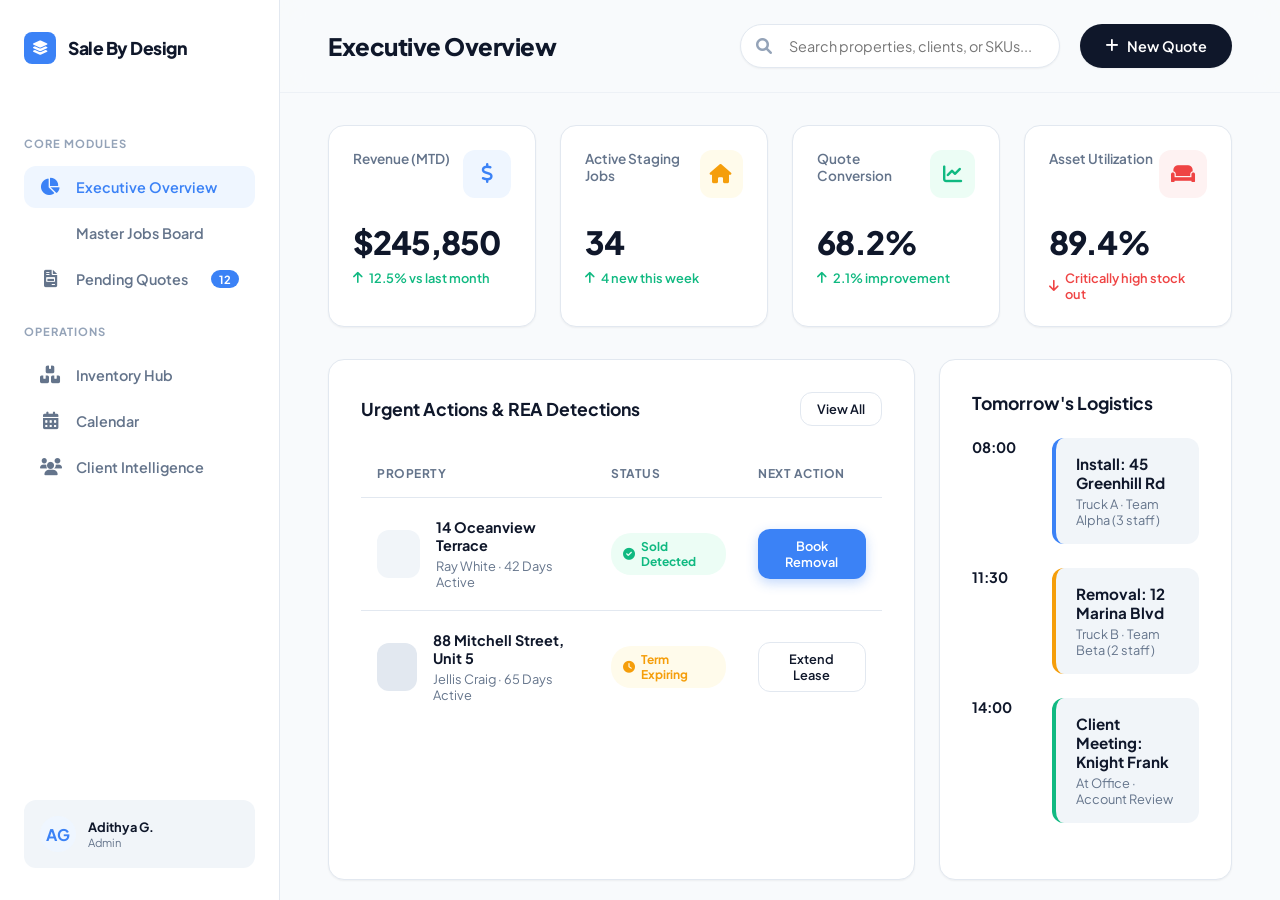
<file: index.html>
<!DOCTYPE html>
<html lang="en">
<head>
    <meta charset="UTF-8">
    <meta name="viewport" content="width=device-width, initial-scale=1.0">
    <title>Sale by Design Homes | Modern OS</title>
    <link href="https://cdnjs.cloudflare.com/ajax/libs/font-awesome/6.0.0/css/all.min.css" rel="stylesheet">
    <link href="https://fonts.googleapis.com/css2?family=Plus+Jakarta+Sans:wght@400;500;600;700;800&display=swap" rel="stylesheet">
    <style>
        :root {
            /* Premium Light Color Palette */
            --bg-base: #f8fafc;
            --bg-surface: #ffffff;
            --bg-hover: #f1f5f9;
            
            --text-main: #0f172a;
            --text-muted: #64748b;
            --text-light: #94a3b8;
            
            --primary: #3b82f6;
            --primary-hover: #2563eb;
            --primary-light: #eff6ff;
            
            --success: #10b981;
            --success-light: #ecfdf5;
            --warning: #f59e0b;
            --warning-light: #fffbeb;
            --error: #ef4444;
            --error-light: #fef2f2;
            
            --border-light: #e2e8f0;
            --border-hover: #cbd5e1;
            
            --shadow-sm: 0 1px 2px 0 rgb(0 0 0 / 0.05);
            --shadow-md: 0 4px 6px -1px rgb(0 0 0 / 0.1), 0 2px 4px -2px rgb(0 0 0 / 0.1);
            --shadow-lg: 0 10px 15px -3px rgb(0 0 0 / 0.1), 0 4px 6px -4px rgb(0 0 0 / 0.1);
            
            --radius-md: 12px;
            --radius-lg: 16px;
            --radius-xl: 24px;
        }

        * { margin: 0; padding: 0; box-sizing: border-box; }

        body {
            font-family: 'Plus Jakarta Sans', sans-serif;
            background-color: var(--bg-base);
            color: var(--text-main);
            display: flex;
            height: 100vh;
            overflow: hidden;
            -webkit-font-smoothing: antialiased;
        }

        /* ----- SIDEBAR ----- */
        .sidebar {
            width: 280px;
            background: var(--bg-surface);
            border-right: 1px solid var(--border-light);
            display: flex;
            flex-direction: column;
            padding: 32px 24px;
            z-index: 50;
        }

        .brand-logo {
            display: flex;
            align-items: center;
            gap: 12px;
            font-weight: 800;
            font-size: 1.1rem;
            color: var(--text-main);
            margin-bottom: 48px;
            letter-spacing: -0.5px;
        }

        .brand-icon {
            width: 32px;
            height: 32px;
            background: var(--primary);
            color: white;
            border-radius: 8px;
            display: flex;
            align-items: center;
            justify-content: center;
            font-size: 0.9rem;
        }

        .nav-label {
            font-size: 0.7rem;
            text-transform: uppercase;
            font-weight: 700;
            color: var(--text-light);
            letter-spacing: 1px;
            margin-bottom: 16px;
            margin-top: 24px;
        }

        .nav-items { display: flex; flex-direction: column; gap: 4px; }

        .nav-item {
            padding: 12px 16px;
            border-radius: var(--radius-md);
            color: var(--text-muted);
            text-decoration: none;
            display: flex;
            align-items: center;
            gap: 16px;
            font-weight: 600;
            font-size: 0.9rem;
            transition: all 0.2s ease;
            cursor: pointer;
        }

        .nav-item i { width: 20px; text-align: center; font-size: 1.1rem; transition: all 0.2s; }
        .nav-item:hover { background: var(--bg-hover); color: var(--text-main); }
        .nav-item.active { background: var(--primary-light); color: var(--primary); }
        .nav-item.active i { color: var(--primary); }

        .nav-badge {
            margin-left: auto;
            background: var(--primary);
            color: white;
            padding: 2px 8px;
            border-radius: 12px;
            font-size: 0.7rem;
            font-weight: 700;
        }

        .sidebar-footer {
            margin-top: auto;
            background: var(--bg-hover);
            padding: 16px;
            border-radius: var(--radius-md);
            display: flex;
            align-items: center;
            gap: 12px;
        }

        .footer-avatar {
            width: 36px;
            height: 36px;
            border-radius: 50%;
            background: var(--primary-light);
            color: var(--primary);
            display: flex;
            align-items: center;
            justify-content: center;
            font-weight: 700;
        }

        /* ----- MAIN WORKSPACE ----- */
        .workspace {
            flex: 1;
            display: flex;
            flex-direction: column;
            overflow-y: auto;
            position: relative;
        }

        /* HEADER */
        .top-header {
            background: rgba(248, 250, 252, 0.8);
            backdrop-filter: blur(12px);
            padding: 24px 48px;
            display: flex;
            justify-content: space-between;
            align-items: center;
            position: sticky;
            top: 0;
            z-index: 40;
            border-bottom: 1px solid rgba(226, 232, 240, 0.5);
        }

        .page-title {
            font-size: 1.5rem;
            font-weight: 800;
            color: var(--text-main);
            letter-spacing: -0.5px;
        }

        .header-actions {
            display: flex;
            align-items: center;
            gap: 20px;
        }

        .search-bar {
            position: relative;
            width: 320px;
        }

        .search-bar i {
            position: absolute;
            left: 16px;
            top: 50%;
            transform: translateY(-50%);
            color: var(--text-light);
        }

        .search-bar input {
            width: 100%;
            padding: 12px 16px 12px 48px;
            border-radius: var(--radius-xl);
            border: 1px solid var(--border-light);
            background: var(--bg-surface);
            font-family: inherit;
            font-size: 0.9rem;
            color: var(--text-main);
            outline: none;
            transition: all 0.2s;
            box-shadow: var(--shadow-sm);
        }

        .search-bar input:focus {
            border-color: var(--primary);
            box-shadow: 0 0 0 4px var(--primary-light);
        }

        .btn {
            padding: 12px 24px;
            border-radius: var(--radius-xl);
            font-family: inherit;
            font-weight: 600;
            font-size: 0.9rem;
            border: 1px solid transparent;
            cursor: pointer;
            transition: all 0.2s;
            display: flex;
            align-items: center;
            gap: 8px;
        }

        .btn-outline {
            background: white; border: 1px solid var(--border-light); color: var(--text-main);
        }

        .btn-primary {
            background: var(--text-main);
            color: white;
            box-shadow: var(--shadow-sm);
        }

        .btn-primary:hover {
            background: #000;
            transform: translateY(-1px);
            box-shadow: var(--shadow-md);
        }
        
        .btn-accent {
            background: var(--primary);
            color: white;
            box-shadow: 0 4px 12px rgba(59, 130, 246, 0.3);
        }
        .btn-accent:hover {
            background: var(--primary-hover);
            transform: translateY(-1px);
        }

        .btn-sm { padding: 8px 16px; font-size: 0.8rem; border-radius: var(--radius-md); }

        /* SECTION CONTAINERS */
        .section {
            padding: 32px 48px 64px 48px;
            display: none;
            animation: fadeSlideUp 0.4s cubic-bezier(0.16, 1, 0.3, 1) forwards;
            opacity: 0;
            transform: translateY(10px);
        }

        .section.active { display: block; }

        @keyframes fadeSlideUp {
            to { opacity: 1; transform: translateY(0); }
        }

        /* CARDS & GRIDS */
        .dashboard-grid {
            display: grid;
            grid-template-columns: repeat(4, 1fr);
            gap: 24px;
            margin-bottom: 32px;
        }

        .stat-card {
            background: var(--bg-surface);
            border: 1px solid var(--border-light);
            border-radius: var(--radius-lg);
            padding: 24px;
            box-shadow: var(--shadow-sm);
            transition: all 0.3s ease;
        }

        .stat-card:hover {
            transform: translateY(-4px);
            box-shadow: var(--shadow-lg);
            border-color: var(--border-hover);
        }

        .stat-header {
            display: flex;
            justify-content: space-between;
            align-items: flex-start;
            margin-bottom: 24px;
        }

        .stat-icon {
            width: 48px;
            height: 48px;
            border-radius: var(--radius-md);
            display: flex;
            align-items: center;
            justify-content: center;
            font-size: 1.2rem;
        }

        .icon-blue { background: var(--primary-light); color: var(--primary); }
        .icon-green { background: var(--success-light); color: var(--success); }
        .icon-amber { background: var(--warning-light); color: var(--warning); }
        .icon-red { background: var(--error-light); color: var(--error); }
        .icon-gray { background: var(--bg-hover); color: var(--text-muted); }

        .stat-title {
            color: var(--text-muted);
            font-size: 0.85rem;
            font-weight: 600;
        }

        .stat-val {
            font-size: 2rem;
            font-weight: 800;
            color: var(--text-main);
            letter-spacing: -1px;
            margin-bottom: 8px;
        }

        .stat-trend {
            font-size: 0.8rem;
            font-weight: 600;
            display: flex;
            align-items: center;
            gap: 6px;
        }
        .trend-up { color: var(--success); }
        .trend-down { color: var(--error); }

        /* Secondary Grid Area */
        .content-grid {
            display: grid;
            grid-template-columns: 2fr 1fr;
            gap: 24px;
        }
        
        .triple-grid {
            display: grid;
            grid-template-columns: repeat(3, 1fr);
            gap: 24px;
        }

        .panel {
            background: var(--bg-surface);
            border: 1px solid var(--border-light);
            border-radius: var(--radius-lg);
            padding: 32px;
            box-shadow: var(--shadow-sm);
        }

        .panel-header {
            display: flex;
            justify-content: space-between;
            align-items: center;
            margin-bottom: 24px;
        }

        .panel-title {
            font-size: 1.1rem;
            font-weight: 700;
            color: var(--text-main);
        }

        /* Modern Table */
        table {
            width: 100%;
            border-collapse: collapse;
        }

        th {
            text-align: left;
            padding: 16px;
            font-size: 0.75rem;
            text-transform: uppercase;
            font-weight: 700;
            color: var(--text-muted);
            border-bottom: 1px solid var(--border-light);
            letter-spacing: 0.5px;
        }

        td {
            padding: 20px 16px;
            border-bottom: 1px solid var(--border-light);
            font-size: 0.9rem;
            color: var(--text-main);
        }

        tr:last-child td { border-bottom: none; }
        
        tr { transition: background 0.2s; }
        tr:hover { background: var(--bg-hover); }

        .property-cell {
            display: flex;
            align-items: center;
            gap: 16px;
        }

        .property-img {
            width: 48px;
            height: 48px;
            border-radius: var(--radius-md);
            background: var(--bg-hover);
            object-fit: cover;
        }

        .fw-bold { font-weight: 700; }
        .text-sm { font-size: 0.8rem; color: var(--text-muted); margin-top: 4px; }

        .pill-badge {
            padding: 6px 12px;
            border-radius: 20px;
            font-size: 0.75rem;
            font-weight: 700;
            display: inline-flex;
            align-items: center;
            gap: 6px;
        }
        
        .badge-success { background: var(--success-light); color: var(--success); }
        .badge-warning { background: var(--warning-light); color: var(--warning); }
        .badge-info { background: var(--primary-light); color: var(--primary); }
        .badge-neutral { background: var(--bg-hover); color: var(--text-muted); }
        .badge-error { background: var(--error-light); color: var(--error); }

        /* Logistics Timeline */
        .timeline-item {
            display: flex;
            gap: 20px;
            margin-bottom: 24px;
        }

        .timeline-time {
            font-weight: 700;
            color: var(--text-main);
            font-size: 0.9rem;
            width: 60px;
        }

        .timeline-content {
            flex: 1;
            background: var(--bg-hover);
            padding: 16px 20px;
            border-radius: var(--radius-md);
            border-left: 4px solid var(--primary);
        }

        .timeline-title {
            font-weight: 700;
            font-size: 0.95rem;
            margin-bottom: 4px;
        }

        /* --- KANBAN JOBS BOARD --- */
        .kanban-board {
            display: flex;
            gap: 24px;
            overflow-x: auto;
            padding-bottom: 24px;
            min-height: 70vh;
        }

        .kanban-column {
            width: 320px;
            flex-shrink: 0;
            background: rgba(241, 245, 249, 0.5); /* slate-100 trans */
            border-radius: var(--radius-lg);
            padding: 20px;
            border: 1px dashed var(--border-hover);
        }

        .column-header {
            display: flex;
            justify-content: space-between;
            align-items: center;
            margin-bottom: 20px;
        }

        .column-title {
            font-weight: 700;
            font-size: 0.9rem;
            color: var(--text-main);
        }

        .job-card {
            background: var(--bg-surface);
            border: 1px solid var(--border-light);
            border-radius: var(--radius-md);
            padding: 20px;
            margin-bottom: 16px;
            box-shadow: var(--shadow-sm);
            cursor: pointer;
            transition: all 0.2s;
            position: relative;
            overflow: hidden;
        }
        
        .job-card::before {
            content: '';
            position: absolute;
            top: 0; left: 0; width: 4px; height: 100%;
        }
        
        .job-blue::before { background: var(--primary); }
        .job-amber::before { background: var(--warning); }
        .job-green::before { background: var(--success); }

        .job-card:hover {
            transform: translateY(-4px);
            box-shadow: var(--shadow-md);
            border-color: var(--primary);
        }

        .job-price {
            font-size: 1.1rem;
            font-weight: 800;
            color: var(--text-main);
            margin-bottom: 12px;
        }

        .job-agent {
            display: flex;
            align-items: center;
            gap: 8px;
            margin-top: 16px;
            padding-top: 16px;
            border-top: 1px solid var(--border-light);
        }

        .agent-avatar {
            width: 24px;
            height: 24px;
            border-radius: 50%;
            background: var(--primary-light);
            color: var(--primary);
            display: flex;
            align-items: center;
            justify-content: center;
            font-size: 0.6rem;
            font-weight: 700;
        }
        
        /* Agent Card (Agents View) */
        .agent-card {
            background: var(--bg-surface);
            border: 1px solid var(--border-light);
            border-radius: var(--radius-lg);
            padding: 24px;
            box-shadow: var(--shadow-sm);
            text-align: center;
        }
        
        .agent-profile-img {
            width: 80px;
            height: 80px;
            border-radius: 50%;
            background: var(--bg-hover);
            margin: 0 auto 16px auto;
            border: 2px solid var(--border-light);
        }
        
        /* Utility */
        .text-primary { color: var(--primary); }
        .text-error { color: var(--error); }

        /* Calendar Grid */
        .cal-grid {
            display: grid;
            grid-template-columns: repeat(7, 1fr);
            gap: 8px;
            margin-top: 16px;
        }
        .cal-day-header {
            text-align: center;
            font-weight: 700;
            color: var(--text-muted);
            font-size: 0.8rem;
            padding-bottom: 8px;
        }
        .cal-cell {
            background: var(--bg-surface);
            border: 1px solid var(--border-light);
            height: 100px;
            border-radius: var(--radius-md);
            padding: 8px;
            font-size: 0.8rem;
            font-weight: 600;
        }
        .cal-cell.today {
            border-color: var(--primary);
            background: var(--primary-light);
        }
        .cal-event {
            background: var(--bg-hover);
            padding: 2px 6px;
            border-radius: 4px;
            font-size: 0.65rem;
            margin-top: 4px;
            color: var(--text-muted);
            border-left: 2px solid var(--border-hover);
        }
        .cal-event.install { border-left-color: var(--primary); background: var(--primary-light); color: var(--primary); }

    </style>
</head>
<body>

<nav class="sidebar">
    <div class="brand-logo">
        <div class="brand-icon"><i class="fa fa-layer-group"></i></div>
        Sale By Design
    </div>

    <div class="nav-label">Core Modules</div>
    <div class="nav-items">
        <a class="nav-item active" onclick="showSection('dashboard', this)">
            <i class="fa-solid fa-chart-pie"></i> Executive Overview
        </a>
        <a class="nav-item" onclick="showSection('jobs', this)">
            <i class="fa-solid fa-kanban"></i> Master Jobs Board
        </a>
        <a class="nav-item" onclick="showSection('quotes', this)">
            <i class="fa-solid fa-file-invoice"></i> Pending Quotes
            <span class="nav-badge">12</span>
        </a>
    </div>

    <div class="nav-label">Operations</div>
    <div class="nav-items">
        <a class="nav-item" onclick="showSection('inventory', this)">
            <i class="fa-solid fa-boxes-stacked"></i> Inventory Hub
        </a>
        <a class="nav-item" onclick="showSection('calendar', this)">
            <i class="fa-solid fa-calendar-days"></i> Calendar
        </a>
        <a class="nav-item" onclick="showSection('agents', this)">
            <i class="fa-solid fa-users"></i> Client Intelligence
        </a>
    </div>

    <div class="sidebar-footer">
        <div class="footer-avatar">AG</div>
        <div>
            <div style="font-size: 0.8rem; font-weight: 700; color: var(--text-main);">Adithya G.</div>
            <div style="font-size: 0.7rem; color: var(--text-muted);">Admin</div>
        </div>
    </div>
</nav>

<div class="workspace">
    <header class="top-header">
        <div class="page-title" id="header-title">Executive Overview</div>
        
        <div class="header-actions">
            <div class="search-bar">
                <i class="fa fa-search"></i>
                <input type="text" placeholder="Search properties, clients, or SKUs...">
            </div>
            
            <button class="btn btn-primary" onclick="alert('Creating new CRM object')">
                <i class="fa fa-plus"></i> New Quote
            </button>
        </div>
    </header>

    <!-- DASHBOARD -->
    <div class="section active" id="dashboard">
        <div class="dashboard-grid">
            <div class="stat-card">
                <div class="stat-header">
                    <div class="stat-title">Revenue (MTD)</div>
                    <div class="stat-icon icon-blue"><i class="fa-solid fa-dollar-sign"></i></div>
                </div>
                <div class="stat-val">$245,850</div>
                <div class="stat-trend trend-up"><i class="fa fa-arrow-up"></i> 12.5% vs last month</div>
            </div>

            <div class="stat-card">
                <div class="stat-header">
                    <div class="stat-title">Active Staging Jobs</div>
                    <div class="stat-icon icon-amber"><i class="fa-solid fa-house"></i></div>
                </div>
                <div class="stat-val">34</div>
                <div class="stat-trend trend-up"><i class="fa fa-arrow-up"></i> 4 new this week</div>
            </div>

            <div class="stat-card">
                <div class="stat-header">
                    <div class="stat-title">Quote Conversion</div>
                    <div class="stat-icon icon-green"><i class="fa-solid fa-chart-line"></i></div>
                </div>
                <div class="stat-val">68.2%</div>
                <div class="stat-trend trend-up"><i class="fa fa-arrow-up"></i> 2.1% improvement</div>
            </div>

            <div class="stat-card">
                <div class="stat-header">
                    <div class="stat-title">Asset Utilization</div>
                    <div class="stat-icon icon-red"><i class="fa-solid fa-couch"></i></div>
                </div>
                <div class="stat-val">89.4%</div>
                <div class="stat-trend trend-down"><i class="fa fa-arrow-down"></i> Critically high stock out</div>
            </div>
        </div>

        <div class="content-grid">
            <div class="panel">
                <div class="panel-header">
                    <div class="panel-title">Urgent Actions & REA Detections</div>
                    <button class="btn btn-outline btn-sm">View All</button>
                </div>
                
                <table>
                    <thead>
                        <tr>
                            <th>Property</th>
                            <th>Status</th>
                            <th>Next Action</th>
                        </tr>
                    </thead>
                    <tbody>
                        <tr>
                            <td>
                                <div class="property-cell">
                                    <div class="property-img"></div>
                                    <div>
                                        <div class="fw-bold">14 Oceanview Terrace</div>
                                        <div class="text-sm">Ray White · 42 Days Active</div>
                                    </div>
                                </div>
                            </td>
                            <td><span class="pill-badge badge-success"><i class="fa fa-check-circle"></i> Sold Detected</span></td>
                            <td><button class="btn btn-accent btn-sm">Book Removal</button></td>
                        </tr>
                        <tr>
                            <td>
                                <div class="property-cell">
                                    <div class="property-img" style="background:#e2e8f0;"></div>
                                    <div>
                                        <div class="fw-bold">88 Mitchell Street, Unit 5</div>
                                        <div class="text-sm">Jellis Craig · 65 Days Active</div>
                                    </div>
                                </div>
                            </td>
                            <td><span class="pill-badge badge-warning"><i class="fa fa-clock"></i> Term Expiring</span></td>
                            <td><button class="btn btn-outline btn-sm">Extend Lease</button></td>
                        </tr>
                    </tbody>
                </table>
            </div>

            <div class="panel">
                <div class="panel-header">
                    <div class="panel-title">Tomorrow's Logistics</div>
                </div>
                
                <div class="timeline-item">
                    <div class="timeline-time">08:00</div>
                    <div class="timeline-content">
                        <div class="timeline-title">Install: 45 Greenhill Rd</div>
                        <div class="text-sm">Truck A · Team Alpha (3 staff)</div>
                    </div>
                </div>
                
                <div class="timeline-item">
                    <div class="timeline-time">11:30</div>
                    <div class="timeline-content" style="border-color: var(--warning);">
                        <div class="timeline-title">Removal: 12 Marina Blvd</div>
                        <div class="text-sm">Truck B · Team Beta (2 staff)</div>
                    </div>
                </div>
                
                <div class="timeline-item">
                    <div class="timeline-time">14:00</div>
                    <div class="timeline-content" style="border-color: var(--success);">
                        <div class="timeline-title">Client Meeting: Knight Frank</div>
                        <div class="text-sm">At Office · Account Review</div>
                    </div>
                </div>
            </div>
        </div>
    </div>

    <!-- MASTER JOBS BOARD -->
    <div class="section" id="jobs">
        <div style="display:flex; justify-content:space-between; margin-bottom: 24px;">
            <p style="color:var(--text-muted);">Drag and drop jobs across the pipeline lifecycle.</p>
            <div style="display:flex; gap:12px;">
                <input type="text" placeholder="Filter jobs..." class="btn-outline" style="outline:none; width:200px; padding:10px 16px;">
                <button class="btn btn-outline"><i class="fa fa-filter"></i> Filters</button>
            </div>
        </div>

        <div class="kanban-board">
            <div class="kanban-column">
                <div class="column-header">
                    <div class="column-title">Needs Scheduling <span class="text-primary">(3)</span></div>
                </div>
                
                <div class="job-card job-amber">
                    <div class="fw-bold" style="margin-bottom:8px;">12 Miller Street</div>
                    <div class="job-price">$4,250</div>
                    <div class="text-sm"><i class="fa fa-cube"></i> Full Home Staging (4 Bed)</div>
                    <div class="job-agent">
                        <div class="agent-avatar">SJ</div>
                        <div class="text-sm" style="margin:0;">Sarah Jenkins · Ray White</div>
                    </div>
                </div>

                <div class="job-card job-amber">
                    <div class="fw-bold" style="margin-bottom:8px;">89 Viewmount Drive</div>
                    <div class="job-price">$2,900</div>
                    <div class="text-sm"><i class="fa fa-cube"></i> Partial Staging</div>
                    <div class="job-agent">
                        <div class="agent-avatar">TH</div>
                        <div class="text-sm" style="margin:0;">Tom Hanks · Buxton</div>
                    </div>
                </div>
            </div>

            <div class="kanban-column">
                <div class="column-header">
                    <div class="column-title">Scheduled (Install) <span class="text-primary">(2)</span></div>
                </div>
                
                <div class="job-card job-blue">
                    <div style="display:flex; justify-content:space-between; margin-bottom:8px;">
                        <span class="pill-badge badge-info" style="padding:2px 8px; font-size:0.65rem;">TOMORROW</span>
                    </div>
                    <div class="fw-bold" style="margin-bottom:8px;">45 Greenhill Rd</div>
                    <div class="job-price">$7,100</div>
                    <div class="text-sm"><i class="fa fa-truck"></i> Truck A · 08:00 AM</div>
                </div>
                
                <div class="job-card job-blue">
                    <div style="display:flex; justify-content:space-between; margin-bottom:8px;">
                        <span class="pill-badge badge-neutral" style="padding:2px 8px; font-size:0.65rem;">APR 12</span>
                    </div>
                    <div class="fw-bold" style="margin-bottom:8px;">15 Grand Boulevard</div>
                    <div class="job-price">$9,400</div>
                    <div class="text-sm"><i class="fa fa-truck"></i> Truck B · 10:00 AM</div>
                </div>
            </div>

            <div class="kanban-column">
                <div class="column-header">
                    <div class="column-title">Active (On Site) <span class="text-primary">(18)</span></div>
                </div>
                
                <div class="job-card job-green">
                    <div class="fw-bold" style="margin-bottom:8px;">14 Oceanview Terrace</div>
                    <div style="margin-bottom:8px;"><span class="pill-badge badge-warning">Lease ends in 4 Days</span></div>
                    <div class="text-sm"><i class="fa fa-clock"></i> Active for 42 Days</div>
                </div>
                
                <div class="job-card job-green">
                    <div class="fw-bold" style="margin-bottom:8px;">88 Mitchell Street, Unit 5</div>
                    <div style="margin-bottom:8px;"><span class="pill-badge badge-error">OVERDUE</span></div>
                    <div class="text-sm"><i class="fa fa-clock"></i> Active for 65 Days</div>
                </div>
            </div>
            
            <div class="kanban-column">
                <div class="column-header">
                    <div class="column-title">Needs Removal <span class="text-primary">(1)</span></div>
                </div>
                
                 <div class="job-card job-green">
                    <div class="fw-bold" style="margin-bottom:8px;">22 Sunset Boulevard</div>
                    <div style="margin-bottom:8px;"><span class="pill-badge badge-success">Property Sold</span></div>
                    <button class="btn btn-accent btn-sm" style="width:100%; justify-content:center; margin-top:8px;">Schedule Removal</button>
                </div>
            </div>
        </div>
    </div>
    
    <!-- PENDING QUOTES -->
    <div class="section" id="quotes">
        <div class="panel">
            <div class="panel-header">
                <div class="panel-title">Pending & Sent Quotes</div>
                <button class="btn btn-accent btn-sm">Create New Quote</button>
            </div>
            <table>
                <thead>
                    <tr>
                        <th>Client/Agent</th>
                        <th>Property Address</th>
                        <th>Value</th>
                        <th>Sent Date</th>
                        <th>Status</th>
                        <th>Actions</th>
                    </tr>
                </thead>
                <tbody>
                    <tr>
                        <td>
                            <div class="fw-bold">Jane Doe</div>
                            <div class="text-sm">Jellis Craig</div>
                        </td>
                        <td class="fw-bold">59 Smith St, Darwin</td>
                        <td>$5,400</td>
                        <td>Apr 4, 2026</td>
                        <td><span class="pill-badge badge-info">Sent</span></td>
                        <td><button class="btn btn-outline btn-sm">Resend</button></td>
                    </tr>
                    <tr>
                        <td>
                            <div class="fw-bold">John Smith</div>
                            <div class="text-sm">Independent</div>
                        </td>
                        <td class="fw-bold">12/44 Ocean View Dr</td>
                        <td>$8,200</td>
                        <td>Apr 2, 2026</td>
                        <td><span class="pill-badge badge-warning">Draft</span></td>
                        <td><button class="btn btn-accent btn-sm">Complete Quote</button></td>
                    </tr>
                    <tr>
                        <td>
                            <div class="fw-bold">Sarah Jenkins</div>
                            <div class="text-sm">Ray White</div>
                        </td>
                        <td class="fw-bold">34 Elm Street</td>
                        <td>$4,100</td>
                        <td>Mar 30, 2026</td>
                        <td><span class="pill-badge badge-success">Approved</span></td>
                        <td><button class="btn btn-primary btn-sm">Convert to Job</button></td>
                    </tr>
                </tbody>
            </table>
        </div>
    </div>
    
    <!-- INVENTORY HUB -->
    <div class="section" id="inventory">
        <div class="dashboard-grid">
            <div class="stat-card">
                <div class="stat-title">Total SKUs Active</div>
                <div class="stat-val">2,481</div>
            </div>
            <div class="stat-card">
                <div class="stat-title">Items Out on Jobs</div>
                <div class="stat-val">1,842 <span class="text-sm text-primary">(74%)</span></div>
            </div>
            <div class="stat-card">
                <div class="stat-title">Damaged / Repair</div>
                <div class="stat-val text-error">24</div>
            </div>
            <div class="stat-card" style="background:var(--primary); color:white; display:flex; flex-direction:column; justify-content:center; align-items:center; cursor:pointer;">
                <i class="fa fa-barcode" style="font-size:2rem; margin-bottom:12px;"></i>
                <div class="fw-bold">Scan Barcode</div>
            </div>
        </div>

        <div class="panel">
            <div class="panel-header">
                <div class="panel-title">Asset Catalog</div>
                <div class="search-bar">
                    <i class="fa fa-search"></i>
                    <input type="text" placeholder="Search by SKU, Name, or Category...">
                </div>
            </div>
            <table>
                <thead>
                    <tr>
                        <th>Asset Image</th>
                        <th>SKU / Name</th>
                        <th>Category</th>
                        <th>Total Stock</th>
                        <th>In Warehouse</th>
                        <th>Status</th>
                    </tr>
                </thead>
                <tbody>
                    <tr>
                        <td><div class="property-img"></div></td>
                        <td>
                            <div class="fw-bold">LUX-SOFA-3S-GRY</div>
                            <div class="text-sm">Luxe 3-Seater Sofa (Grey)</div>
                        </td>
                        <td>Living Room</td>
                        <td>12</td>
                        <td><span class="text-error fw-bold">0</span></td>
                        <td><span class="pill-badge badge-error">Out of Stock</span></td>
                    </tr>
                    <tr>
                        <td><div class="property-img"></div></td>
                        <td>
                            <div class="fw-bold">MOD-CHAIR-ACCENT</div>
                            <div class="text-sm">Modern Accent Chair (Navy)</div>
                        </td>
                        <td>Living Room</td>
                        <td>24</td>
                        <td><span class="fw-bold">5</span></td>
                        <td><span class="pill-badge badge-warning">Low Stock</span></td>
                    </tr>
                    <tr>
                        <td><div class="property-img"></div></td>
                        <td>
                            <div class="fw-bold">ART-CANVAS-ABST-01</div>
                            <div class="text-sm">Abstract Canvas Art 120x80</div>
                        </td>
                        <td>Decor & Art</td>
                        <td>40</td>
                        <td><span class="fw-bold">18</span></td>
                        <td><span class="pill-badge badge-success">In Stock</span></td>
                    </tr>
                </tbody>
            </table>
        </div>
    </div>
    
    <!-- OPERATIONS CALENDAR -->
    <div class="section" id="calendar">
        <div class="panel">
            <div class="panel-header">
                <div class="panel-title">Operations Calendar &mdash; April 2026</div>
                <div class="header-actions">
                    <button class="btn btn-outline btn-sm"><i class="fa fa-chevron-left"></i></button>
                    <button class="btn btn-outline btn-sm">Today</button>
                    <button class="btn btn-outline btn-sm"><i class="fa fa-chevron-right"></i></button>
                </div>
            </div>
            
            <div class="cal-grid">
                <div class="cal-day-header">SUN</div>
                <div class="cal-day-header">MON</div>
                <div class="cal-day-header">TUE</div>
                <div class="cal-day-header">WED</div>
                <div class="cal-day-header">THU</div>
                <div class="cal-day-header">FRI</div>
                <div class="cal-day-header">SAT</div>

                <div class="cal-cell" style="color:var(--text-light)">29</div>
                <div class="cal-cell" style="color:var(--text-light)">30</div>
                <div class="cal-cell" style="color:var(--text-light)">31</div>
                <div class="cal-cell">1</div>
                <div class="cal-cell">2
                    <div class="cal-event">Removal: 12 Marina</div>
                </div>
                <div class="cal-cell">3</div>
                <div class="cal-cell">4</div>

                <div class="cal-cell">5</div>
                <div class="cal-cell today">6
                    <div class="cal-event install">Install: 45 Greenhill</div>
                    <div class="cal-event">Removal: 12 Marina</div>
                </div>
                <div class="cal-cell">7
                    <div class="cal-event install">Install: 15 Grand Blvd</div>
                </div>
                <div class="cal-cell">8</div>
                <div class="cal-cell">9</div>
                <div class="cal-cell">10</div>
                <div class="cal-cell">11</div>
                
                <div class="cal-cell">12</div>
                <div class="cal-cell">13</div>
                <div class="cal-cell">14
                    <div class="cal-event">Removal: 14 Oceanview</div>
                </div>
                <div class="cal-cell">15</div>
                <div class="cal-cell">16</div>
                <div class="cal-cell">17</div>
                <div class="cal-cell">18</div>
            </div>
        </div>
    </div>
    
    <!-- CLIENT INTELLIGENCE -->
    <div class="section" id="agents">
        <div class="panel-header" style="margin-bottom:0;">
            <h3>Top Performing Agents</h3>
            <button class="btn btn-outline btn-sm">Add New Agent</button>
        </div>
        <br>
        <div class="triple-grid">
            <div class="agent-card">
                <div class="agent-profile-img"></div>
                <h3 style="margin-bottom:4px;">Sarah Jenkins</h3>
                <div class="text-sm text-primary fw-bold" style="margin-bottom:16px;">Ray White</div>
                
                <div style="display:flex; justify-content:space-between; margin-bottom:8px; font-size:0.8rem;">
                    <span class="text-muted">Total Spend YTD</span>
                    <span class="fw-bold">$42,500</span>
                </div>
                <div style="display:flex; justify-content:space-between; margin-bottom:16px; font-size:0.8rem;">
                    <span class="text-muted">Active Jobs</span>
                    <span class="fw-bold text-primary">3</span>
                </div>
                <button class="btn btn-outline btn-sm" style="width:100%; justify-content:center;">View Full Profile</button>
            </div>
            
            <div class="agent-card">
                <div class="agent-profile-img"></div>
                <h3 style="margin-bottom:4px;">Tom Hanks</h3>
                <div class="text-sm text-primary fw-bold" style="margin-bottom:16px;">Buxton</div>
                
                <div style="display:flex; justify-content:space-between; margin-bottom:8px; font-size:0.8rem;">
                    <span class="text-muted">Total Spend YTD</span>
                    <span class="fw-bold">$28,100</span>
                </div>
                <div style="display:flex; justify-content:space-between; margin-bottom:16px; font-size:0.8rem;">
                    <span class="text-muted">Active Jobs</span>
                    <span class="fw-bold text-primary">1</span>
                </div>
                <button class="btn btn-outline btn-sm" style="width:100%; justify-content:center;">View Full Profile</button>
            </div>
            
            <div class="agent-card">
                <div class="agent-profile-img"></div>
                <h3 style="margin-bottom:4px;">Emma Woods</h3>
                <div class="text-sm text-primary fw-bold" style="margin-bottom:16px;">Jellis Craig</div>
                
                <div style="display:flex; justify-content:space-between; margin-bottom:8px; font-size:0.8rem;">
                    <span class="text-muted">Total Spend YTD</span>
                    <span class="fw-bold">$19,400</span>
                </div>
                <div style="display:flex; justify-content:space-between; margin-bottom:16px; font-size:0.8rem;">
                    <span class="text-muted">Active Jobs</span>
                    <span class="fw-bold text-primary">2</span>
                </div>
                <button class="btn btn-outline btn-sm" style="width:100%; justify-content:center;">View Full Profile</button>
            </div>
        </div>
    </div>

</div>

<script>
    const sectionTitles = {
        'dashboard': 'Executive Overview',
        'jobs': 'Master Jobs Board',
        'quotes': 'Quote Pipeline',
        'inventory': 'Inventory Management',
        'calendar': 'Operations Calendar',
        'agents': 'Client Intelligence'
    };

    function showSection(id, navElement) {
        // Hide all sections
        document.querySelectorAll('.section').forEach(s => {
            s.classList.remove('active');
            s.style.animation = 'none'; // reset animation
            s.offsetHeight; // trigger reflow
            s.style.animation = null; 
        });
        
        // Show target section
        document.getElementById(id).classList.add('active');
        
        // Update Nav
        document.querySelectorAll('.nav-item').forEach(n => n.classList.remove('active'));
        if (navElement) {
            navElement.classList.add('active');
        }

        // Update Title
        if (sectionTitles[id]) {
            document.getElementById('header-title').innerText = sectionTitles[id];
        }
    }
</script>
</body>
</html>
</file>
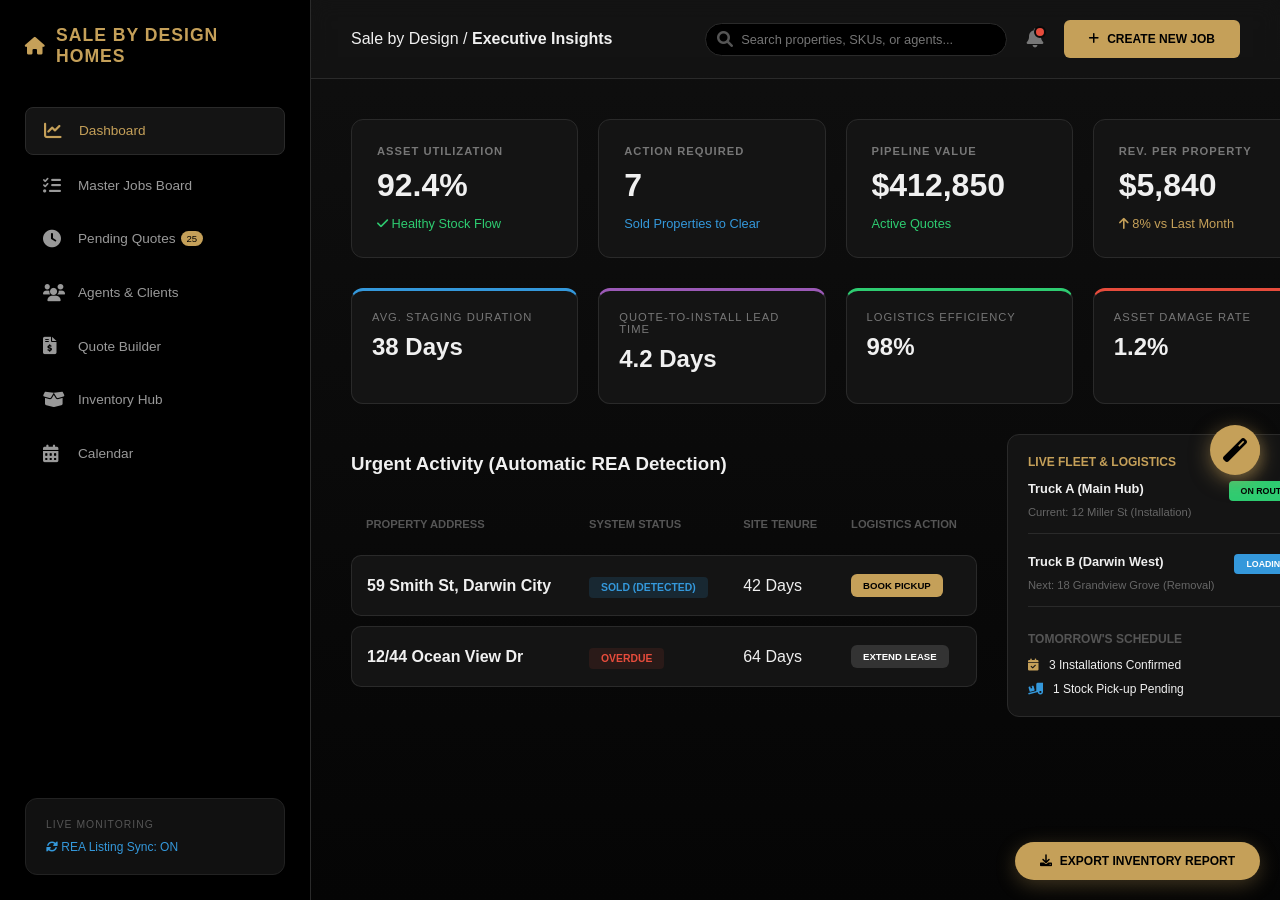
<file: backup/CRM.html>
<!DOCTYPE html>
<html lang="en">
<head>
    <meta charset="UTF-8">
    <title>Sale by Design Homes | CRM</title>
    <link href="https://cdnjs.cloudflare.com/ajax/libs/font-awesome/6.0.0/css/all.min.css" rel="stylesheet">
    <style>
        :root { --gold: #c5a059; --dark: #090909; --panel: #141414; --border: #2a2a2a; --green: #2ecc71; --red: #e74c3c; --blue: #3498db; --purple: #9b59b6; }
        body { background: var(--dark); color: #f0f0f0; font-family: 'Inter', sans-serif; margin: 0; display: flex; height: 100vh; overflow: hidden; }
        
        /* Navigation */
        nav { width: 260px; background: #000; border-right: 1px solid var(--border); display: flex; flex-direction: column; padding: 25px; }
        .logo { font-size: 1.1rem; font-weight: 900; letter-spacing: 1px; color: var(--gold); margin-bottom: 40px; display: flex; align-items: center; gap: 10px; text-transform: uppercase;}
        nav a { color: #999; text-decoration: none; padding: 14px 18px; font-size: 0.85rem; display: flex; align-items: center; border-radius: 8px; margin-bottom: 8px; cursor: pointer; transition: 0.2s; }
        nav a i { margin-right: 15px; width: 20px; font-size: 1.1rem; }
        nav a:hover, nav a.active { color: #fff; background: var(--panel); border: 1px solid var(--border); }
        nav a.active { color: var(--gold); }

        /* Workspace */
        .workspace { flex: 1; display: flex; flex-direction: column; overflow-y: auto; background: linear-gradient(180deg, #0f0f0f 0%, #050505 100%); }
        header { padding: 20px 40px; background: rgba(20,20,20,0.8); backdrop-filter: blur(10px); border-bottom: 1px solid var(--border); display: flex; justify-content: space-between; align-items: center; position: sticky; top: 0; z-index: 100; }
        .btn-gold { background: var(--gold); color: #000; border: none; padding: 12px 25px; border-radius: 6px; font-weight: 800; cursor: pointer; display: flex; align-items: center; gap: 8px; text-transform: uppercase; font-size: 0.75rem; }

        /* Header Search and Alerts Styles */
        .header-controls { display: flex; align-items: center; gap: 20px; }
        .search-wrapper { position: relative; }
        .search-wrapper i { position: absolute; left: 12px; top: 50%; transform: translateY(-50%); color: #555; }
        .search-wrapper input { background: #000; border: 1px solid var(--border); border-radius: 20px; padding: 8px 15px 8px 35px; color: white; font-size: 0.8rem; width: 250px; outline: none; transition: 0.3s; }
        .search-wrapper input:focus { border-color: var(--gold); width: 300px; }
        .notification-bell { position: relative; cursor: pointer; color: #777; font-size: 1.2rem; }
        .notification-bell .badge-dot { position: absolute; top: -2px; right: -2px; width: 8px; height: 8px; background: var(--red); border-radius: 50%; border: 2px solid var(--dark); }

        /* Sections */
        .section { padding: 40px; display: none; width: 100%; max-width: 1400px; margin: 0 auto; }
        .section.active { display: block; animation: fadeIn 0.3s ease-out; }
        @keyframes fadeIn { from { opacity: 0; transform: translateY(5px); } to { opacity: 1; transform: translateY(0); } }

        /* Metrics */
        .metrics-bar, .metrics-grid { display: grid; grid-template-columns: repeat(4, 1fr); gap: 20px; margin-bottom: 30px; }
        .metric-card, .metric-mini { background: var(--panel); border: 1px solid var(--border); padding: 25px; border-radius: 12px; position: relative; overflow: hidden; }
        .metric-mini { padding: 20px; border-top: 3px solid var(--gold); }
        .metric-card h3, .metric-mini label { margin: 0; font-size: 0.7rem; color: #777; text-transform: uppercase; letter-spacing: 1px; display: block; }
        .metric-card .value, .metric-mini .val { font-size: 2rem; font-weight: 800; margin: 10px 0; display: block; }
        .metric-mini .val { font-size: 1.5rem; }
        .metric-card .subtext, .metric-mini .trend { font-size: 0.8rem; color: var(--green); }

        /* Multi-column Dashboard Layout */
        .dash-layout { display: grid; grid-template-columns: 2fr 1fr; gap: 30px; margin-top: 20px; }

        /* Jobs Board */
        .jobs-grid { display: grid; grid-template-columns: repeat(4, 1fr); gap: 20px; align-items: start; }
        .job-column { background: rgba(255,255,255,0.02); border-radius: 12px; padding: 15px; border: 1px solid var(--border); min-height: 650px; }
        .column-title { font-size: 0.7rem; font-weight: 800; color: #555; text-transform: uppercase; margin-bottom: 15px; display: flex; justify-content: space-between; padding: 0 5px; }
        .job-item { background: var(--panel); border: 1px solid var(--border); padding: 15px; border-radius: 8px; margin-bottom: 12px; cursor: pointer; transition: 0.2s; border-left: 3px solid transparent; }
        .job-item:hover { border-color: var(--gold); transform: translateY(-2px); }
        .job-item h4 { margin: 0 0 5px 0; font-size: 0.85rem; color: #fff; }
        .job-item p { margin: 0; font-size: 0.7rem; color: #888; }
        .job-meta { display: flex; justify-content: space-between; align-items: center; margin-top: 8px; font-size: 0.65rem; }
        .job-value { color: var(--gold); font-weight: 600; }
        .job-date { color: #666; }
        .schedule-btn { background: var(--gold); color: #000; border: none; padding: 4px 8px; border-radius: 4px; font-size: 0.6rem; font-weight: 600; cursor: pointer; margin-top: 8px; width: 100%; }

        /* Partner Intelligence */
        .partner-card { background: var(--panel); border: 1px solid var(--border); border-radius: 12px; overflow: hidden; margin-bottom: 20px; cursor: pointer; transition: 0.2s; }
        .partner-card:hover { border-color: var(--gold); transform: translateY(-2px); }
        .partner-header { padding: 20px; background: rgba(255,255,255,0.02); display: flex; justify-content: space-between; align-items: center; border-bottom: 1px solid var(--border); }
        .partner-stats { display: grid; grid-template-columns: repeat(5, 1fr); padding: 20px; gap: 15px; }
        .stat-box small { font-size: 0.6rem; color: #555; text-transform: uppercase; display: block; }
        .stat-box span { font-size: 0.9rem; font-weight: 700; color: #ccc; }
        .tier-pill { padding: 4px 10px; border-radius: 4px; font-size: 0.6rem; font-weight: 900; }
        .tier-platinum { background: linear-gradient(90deg, #e5e4e2, #b4b4b4); color: #000; }
        .tier-gold { background: var(--gold); color: #000; }

        /* Inventory Specific */
        .stock-grid { display: grid; grid-template-columns: repeat(auto-fill, minmax(280px, 1fr)); gap: 20px; margin-top: 20px; }
        .asset-card { background: var(--panel); border: 1px solid var(--border); border-radius: 10px; overflow: hidden; transition: 0.2s; }
        .asset-card:hover { border-color: var(--gold); }
        .asset-img { width: 100%; height: 140px; background: #222; display: flex; align-items: center; justify-content: center; color: #444; position: relative; }
        .asset-details { padding: 15px; }
        .asset-tag { position: absolute; top: 10px; right: 10px; padding: 4px 8px; border-radius: 4px; font-size: 0.6rem; font-weight: 900; background: rgba(0,0,0,0.8); }

        /* Filter Bar Styles */
        .filter-bar { display: flex; gap: 15px; margin-bottom: 20px; background: rgba(255,255,255,0.03); padding: 15px; border-radius: 10px; border: 1px solid var(--border); }
        .filter-bar select, .filter-bar input { background: #000; border: 1px solid var(--border); color: #999; padding: 8px 12px; border-radius: 6px; font-size: 0.75rem; outline: none; }

        /* Tables */
        table { width: 100%; border-collapse: separate; border-spacing: 0 10px; }
        th { text-align: left; padding: 15px; color: #555; font-size: 0.7rem; text-transform: uppercase; }
        td { background: var(--panel); padding: 18px 15px; border-top: 1px solid var(--border); border-bottom: 1px solid var(--border); }
        td:first-child { border-left: 1px solid var(--border); border-radius: 10px 0 0 10px; }
        td:last-child { border-right: 1px solid var(--border); border-radius: 0 10px 10px 0; }
        .badge { padding: 5px 12px; border-radius: 4px; font-size: 0.65rem; font-weight: 700; text-transform: uppercase; }
        .status-paid { background: rgba(46, 204, 113, 0.15); color: var(--green); }
        .status-sold { background: rgba(52, 152, 219, 0.15); color: var(--blue); }

        /* Room Builder */
        .lego-grid { display: grid; grid-template-columns: repeat(auto-fill, minmax(180px, 1fr)); gap: 15px; }
        .block { background: #111; border: 1px solid #333; padding: 25px; border-radius: 12px; text-align: center; cursor: pointer; transition: 0.2s; }
        .block:hover { border-color: var(--gold); background: #1a1a1a; }
        .block i { display: block; font-size: 2rem; color: var(--gold); margin-bottom: 15px; }

        /* Quote Questionnaire Styles */
        .quote-container { max-width: 900px; margin: 0 auto; background: var(--panel); border: 1px solid var(--border); border-radius: 15px; overflow: hidden; }
        .quote-step { display: none; padding: 40px; }
        .quote-step.active { display: block; }
        .step-header { border-bottom: 1px solid var(--border); padding-bottom: 20px; margin-bottom: 30px; }
        .input-group { margin-bottom: 20px; }
        .input-group label { display: block; font-size: 0.7rem; color: #555; text-transform: uppercase; margin-bottom: 8px; }
        .input-group input, .input-group select, .input-group textarea { width: 100%; background: #000; border: 1px solid var(--border); padding: 12px; color: white; border-radius: 6px; box-sizing: border-box;}
        .choice-grid { display: grid; grid-template-columns: repeat(2, 1fr); gap: 15px; }
        .choice-card { border: 1px solid var(--border); padding: 15px; border-radius: 8px; cursor: pointer; text-align: center; transition: 0.2s; }
        .choice-card:hover { border-color: var(--gold); }
        .choice-card.selected { border-color: var(--gold); background: rgba(197, 160, 89, 0.1); }
        .stock-row { display: flex; justify-content: space-between; align-items: center; padding: 15px; border-bottom: 1px solid var(--border); }
        .btn-nav { display: flex; justify-content: space-between; margin-top: 40px; padding-top: 20px; border-top: 1px solid var(--border); }

        /* Upload Container */
        .upload-container {
            background: #111; padding: 20px; border-radius: 8px; border: 2px dashed #333; margin-bottom: 25px; text-align: center;
        }
        .btn-browse {
            background: #222; color: #fff; border: 1px solid #444; padding: 8px 20px; border-radius: 4px; cursor: pointer; font-size: 0.7rem; margin-top: 10px;
        }
        #fileLabel { font-size: 0.65rem; color: var(--gold); margin-top: 8px; font-weight: bold; }

        .calc-grid {
            display: grid; grid-template-columns: 1fr 1.5fr; gap: 20px; margin-top: 25px;
        }
        .calc-inputs, .calc-results {
            background: #111; padding: 15px; border-radius: 8px; border: 1px solid #222;
        }
        .calc-inputs input, .calc-inputs select {
            width: 100%; padding: 10px; background: #000; border: 1px solid #333; color: white; border-radius: 4px; margin-bottom: 10px; font-size: 0.8rem;
        }
        .dim-row { display: flex; gap: 10px; }
        .gold-label { font-size: 0.65rem; font-weight: 800; display: block; margin-bottom: 10px; color: #555; letter-spacing: 1px; }
        
        /* Calendar Styles */
        .calendar-container { background: #111; padding: 20px; border-radius: 12px; border: 1px solid #222; }
        .calendar-header { display: flex; justify-content: space-between; align-items: center; margin-bottom: 20px; }
        .calendar-grid-header { display: grid; grid-template-columns: repeat(7, 1fr); text-align: center; font-size: 0.65rem; color: #555; margin-bottom: 15px; font-weight: 800; }
        .calendar-days { display: grid; grid-template-columns: repeat(7, 1fr); gap: 10px; }

        .day-cell { 
            background: #050505; 
            border: 1px solid #1a1a1a; 
            min-height: 100px; 
            padding: 10px; 
            border-radius: 8px; 
            transition: 0.3s;
        }
        .day-cell:hover { border-color: #333; }
        .day-cell.today { border-color: var(--gold); background: #0a0a0a; }

        .day-number { color: #444; font-size: 0.8rem; font-weight: 800; display: block; margin-bottom: 8px; }
        .today .day-number { color: var(--gold); }

        .job-tag { 
            display: block; 
            font-size: 0.6rem; 
            padding: 4px 6px; 
            margin-top: 5px; 
            border-radius: 4px; 
            background: var(--gold); 
            color: #000; 
            font-weight: 700;
            white-space: nowrap;
            overflow: hidden;
            text-overflow: ellipsis;
        }
        .btn-nav-cal { background: #222; border: 1px solid #333; color: #fff; padding: 5px 15px; border-radius: 6px; cursor: pointer; }
        
        /* Room Card Styles */
        .room-card {
            background: #111;
            border: 1px solid #222;
            border-radius: 12px;
            padding: 20px;
            margin-bottom: 20px;
            animation: fadeIn 0.3s ease;
        }
        .room-header {
            display: flex;
            justify-content: space-between;
            align-items: center;
            border-bottom: 1px solid #222;
            padding-bottom: 10px;
            margin-bottom: 15px;
        }
        .room-title { color: var(--gold); font-weight: 800; font-size: 0.9rem; text-transform: uppercase; }
        .item-row {
            display: grid;
            grid-template-columns: 2fr 1fr auto;
            gap: 10px;
            margin-bottom: 8px;
        }
        .item-row input, .item-row select {
            background: #000;
            border: 1px solid #333;
            color: white;
            padding: 8px;
            border-radius: 4px;
            font-size: 0.75rem;
        }
        .btn-add-item {
            background: none;
            border: 1px dashed #444;
            color: #888;
            width: 100%;
            padding: 8px;
            border-radius: 4px;
            cursor: pointer;
            font-size: 0.7rem;
            transition: 0.3s;
        }
        .btn-add-item:hover { border-color: var(--gold); color: var(--gold); }
        @keyframes fadeIn { from { opacity: 0; transform: translateY(10px); } to { opacity: 1; transform: translateY(0); } }

        /* NEW ENHANCEMENT STYLES */
        .calendar-filters {
            display: flex;
            gap: 10px;
            margin-bottom: 20px;
            flex-wrap: wrap;
        }

        .calendar-view-toggle {
            display: flex;
            gap: 5px;
            background: var(--panel);
            border: 1px solid var(--border);
            border-radius: 8px;
            padding: 3px;
        }

        .view-toggle-btn {
            background: transparent;
            border: none;
            color: #666;
            padding: 6px 12px;
            border-radius: 6px;
            cursor: pointer;
            font-size: 0.7rem;
            transition: 0.2s;
        }

        .view-toggle-btn.active {
            background: var(--gold);
            color: #000;
        }

        .calendar-legend {
            display: flex;
            gap: 15px;
            margin-top: 15px;
            padding: 10px;
            background: var(--panel);
            border-radius: 8px;
            border: 1px solid var(--border);
        }

        .legend-item {
            display: flex;
            align-items: center;
            gap: 8px;
            font-size: 0.7rem;
            color: #777;
        }

        .legend-color {
            width: 12px;
            height: 12px;
            border-radius: 3px;
        }

        .job-tag.installation { background: var(--green); color: #000; }
        .job-tag.pickup { background: var(--blue); color: #000; }
        .job-tag.consultation { background: var(--purple); color: #000; }
        .job-tag.maintenance { background: var(--red); color: #000; }

        .calendar-stats {
            display: grid;
            grid-template-columns: repeat(4, 1fr);
            gap: 10px;
            margin-bottom: 20px;
        }

        .calendar-stat-card {
            background: var(--panel);
            border: 1px solid var(--border);
            border-radius: 8px;
            padding: 15px;
            text-align: center;
        }

        .calendar-stat-card .stat-number {
            font-size: 1.5rem;
            font-weight: 800;
            color: var(--gold);
            display: block;
        }

        .calendar-stat-card .stat-label {
            font-size: 0.6rem;
            color: #666;
            text-transform: uppercase;
        }

        .event-details-panel {
            background: var(--panel);
            border: 1px solid var(--border);
            border-radius: 8px;
            padding: 15px;
            margin-top: 20px;
        }

        .event-time {
            font-size: 0.7rem;
            color: #666;
            margin-right: 10px;
        }

        .event-title {
            font-weight: 600;
            color: #fff;
        }

        .event-location {
            font-size: 0.65rem;
            color: #777;
            margin-left: auto;
        }

        /* Inventory Enhancements */
        .inventory-actions {
            display: flex;
            gap: 10px;
            margin-bottom: 20px;
            flex-wrap: wrap;
        }

        .inventory-search {
            flex: 1;
            display: flex;
            gap: 10px;
        }

        .inventory-search input {
            flex: 1;
            background: #000;
            border: 1px solid var(--border);
            color: #fff;
            padding: 10px 15px;
            border-radius: 8px;
            font-size: 0.8rem;
        }

        .inventory-bulk-actions {
            display: flex;
            gap: 5px;
        }

        .bulk-action-btn {
            background: var(--panel);
            border: 1px solid var(--border);
            color: #999;
            padding: 8px 15px;
            border-radius: 6px;
            cursor: pointer;
            font-size: 0.7rem;
            transition: 0.2s;
        }

        .bulk-action-btn:hover {
            border-color: var(--gold);
            color: #fff;
        }

        .inventory-filters-advanced {
            display: grid;
            grid-template-columns: repeat(6, 1fr);
            gap: 10px;
            margin-bottom: 20px;
            background: rgba(255,255,255,0.02);
            padding: 15px;
            border-radius: 8px;
            border: 1px solid var(--border);
        }

        .inventory-quick-stats {
            display: grid;
            grid-template-columns: repeat(4, 1fr);
            gap: 15px;
            margin-bottom: 25px;
        }

        .quick-stat {
            background: var(--panel);
            border: 1px solid var(--border);
            border-radius: 8px;
            padding: 15px;
            display: flex;
            justify-content: space-between;
            align-items: center;
        }

        .quick-stat-info h4 {
            margin: 0;
            font-size: 0.6rem;
            color: #666;
            text-transform: uppercase;
        }

        .quick-stat-info span {
            font-size: 1.2rem;
            font-weight: 800;
            color: #fff;
        }

        .quick-stat-icon {
            width: 40px;
            height: 40px;
            background: rgba(197, 160, 89, 0.1);
            border-radius: 8px;
            display: flex;
            align-items: center;
            justify-content: center;
            color: var(--gold);
        }

        .inventory-barcode-scanner {
            background: #000;
            border: 1px dashed var(--border);
            border-radius: 8px;
            padding: 20px;
            text-align: center;
            margin-bottom: 20px;
            cursor: pointer;
            transition: 0.2s;
        }

        .inventory-barcode-scanner:hover {
            border-color: var(--gold);
            background: #0a0a0a;
        }

        .scanner-input {
            display: flex;
            gap: 10px;
            max-width: 500px;
            margin: 15px auto 0;
        }

        .scanner-input input {
            flex: 1;
            background: #111;
            border: 1px solid var(--border);
            color: #fff;
            padding: 10px;
            border-radius: 6px;
        }

        .asset-card.selected {
            border: 2px solid var(--gold);
            transform: scale(1.02);
        }

        .asset-location-badge {
            position: absolute;
            bottom: 10px;
            left: 10px;
            background: rgba(0,0,0,0.8);
            padding: 4px 8px;
            border-radius: 4px;
            font-size: 0.55rem;
            color: #999;
        }

        .asset-actions {
            display: flex;
            gap: 5px;
            margin-top: 10px;
            padding-top: 10px;
            border-top: 1px solid var(--border);
        }

        .asset-action-btn {
            background: #1a1a1a;
            border: none;
            color: #999;
            padding: 5px 10px;
            border-radius: 4px;
            font-size: 0.6rem;
            cursor: pointer;
            transition: 0.2s;
        }

        .asset-action-btn:hover {
            background: var(--gold);
            color: #000;
        }

        .inventory-pagination {
            display: flex;
            justify-content: center;
            gap: 5px;
            margin-top: 30px;
        }

        .page-btn {
            background: var(--panel);
            border: 1px solid var(--border);
            color: #999;
            width: 35px;
            height: 35px;
            border-radius: 6px;
            cursor: pointer;
            transition: 0.2s;
        }

        .page-btn.active {
            background: var(--gold);
            color: #000;
            border-color: var(--gold);
        }

        .inventory-export-btn {
            position: fixed;
            bottom: 20px;
            right: 20px;
            background: var(--gold);
            color: #000;
            border: none;
            padding: 12px 25px;
            border-radius: 30px;
            font-weight: 800;
            font-size: 0.75rem;
            cursor: pointer;
            box-shadow: 0 5px 20px rgba(197, 160, 89, 0.3);
            z-index: 1000;
            display: flex;
            align-items: center;
            gap: 8px;
        }

        .condition-indicator {
            display: inline-block;
            width: 8px;
            height: 8px;
            border-radius: 50%;
            margin-right: 5px;
        }

        .condition-excellent { background: var(--green); }
        .condition-good { background: var(--blue); }
        .condition-fair { background: var(--gold); }
        .condition-poor { background: var(--red); }

        /* Quote Builder Enhancements */
        .quote-sidebar {
            position: fixed;
            right: 0;
            top: 0;
            width: 300px;
            height: 100vh;
            background: var(--panel);
            border-left: 1px solid var(--border);
            padding: 20px;
            transform: translateX(100%);
            transition: 0.3s ease;
            z-index: 1000;
            overflow-y: auto;
        }

        .quote-sidebar.active {
            transform: translateX(0);
        }

        .quote-sidebar-toggle {
            position: fixed;
            right: 20px;
            top: 50%;
            transform: translateY(-50%);
            background: var(--gold);
            color: #000;
            width: 40px;
            height: 40px;
            border-radius: 50%;
            display: flex;
            align-items: center;
            justify-content: center;
            cursor: pointer;
            z-index: 1001;
            box-shadow: 0 5px 15px rgba(197, 160, 89, 0.3);
        }

        .quote-summary-card {
            background: #000;
            border: 1px solid var(--border);
            border-radius: 8px;
            padding: 15px;
            margin-bottom: 15px;
        }

        .quote-summary-item {
            display: flex;
            justify-content: space-between;
            margin-bottom: 8px;
            font-size: 0.75rem;
        }

        .quote-summary-total {
            border-top: 1px solid var(--border);
            margin-top: 10px;
            padding-top: 10px;
            font-weight: 800;
            color: var(--gold);
        }

        .quote-template-library {
            display: grid;
            grid-template-columns: repeat(2, 1fr);
            gap: 10px;
            margin-top: 15px;
        }

        .template-card {
            background: #000;
            border: 1px solid var(--border);
            border-radius: 6px;
            padding: 10px;
            cursor: pointer;
            transition: 0.2s;
            text-align: center;
        }

        .template-card:hover {
            border-color: var(--gold);
        }

        .template-card i {
            font-size: 1.5rem;
            color: var(--gold);
            margin-bottom: 5px;
        }

        .quote-material-estimator {
            background: #000;
            border: 1px solid var(--border);
            border-radius: 8px;
            padding: 15px;
            margin-top: 20px;
        }

        .material-row {
            display: flex;
            justify-content: space-between;
            margin-bottom: 8px;
            font-size: 0.7rem;
            padding: 5px 0;
            border-bottom: 1px dashed var(--border);
        }

        .quote-discount-code {
            display: flex;
            gap: 5px;
            margin: 15px 0;
        }

        .quote-discount-code input {
            flex: 1;
            background: #000;
            border: 1px solid var(--border);
            color: #fff;
            padding: 8px;
            border-radius: 4px;
        }

        .quote-version-history {
            margin-top: 15px;
        }

        .version-entry {
            display: flex;
            align-items: center;
            gap: 10px;
            padding: 8px;
            background: #000;
            border-radius: 4px;
            margin-bottom: 5px;
            font-size: 0.65rem;
        }

        .version-badge {
            background: var(--gold);
            color: #000;
            padding: 2px 6px;
            border-radius: 3px;
            font-weight: 800;
        }

        .quote-approval-status {
            background: linear-gradient(135deg, rgba(197, 160, 89, 0.1) 0%, transparent 100%);
            border: 1px solid var(--border);
            border-radius: 8px;
            padding: 15px;
            margin-top: 20px;
        }

        .approval-progress {
            height: 4px;
            background: #222;
            border-radius: 2px;
            margin: 10px 0;
            overflow: hidden;
        }

        .approval-progress-bar {
            height: 100%;
            background: var(--gold);
            width: 75%;
        }

        .quick-material-picker {
            position: absolute;
            background: var(--panel);
            border: 1px solid var(--border);
            border-radius: 8px;
            padding: 10px;
            display: none;
            grid-template-columns: repeat(3, 1fr);
            gap: 5px;
            z-index: 100;
        }

        .quick-material-picker.show {
            display: grid;
        }

        .material-option {
            background: #000;
            border: 1px solid var(--border);
            padding: 5px;
            border-radius: 4px;
            font-size: 0.6rem;
            text-align: center;
            cursor: pointer;
        }

        /* NEW: Enhanced Quote Builder Features */
        .quote-product-browser {
            background: #111;
            border: 1px solid #222;
            border-radius: 8px;
            padding: 15px;
            margin-top: 20px;
        }

        .product-categories {
            display: flex;
            gap: 10px;
            margin-bottom: 15px;
            overflow-x: auto;
            padding-bottom: 5px;
        }

        .category-chip {
            background: #1a1a1a;
            border: 1px solid #333;
            color: #999;
            padding: 6px 15px;
            border-radius: 20px;
            font-size: 0.7rem;
            cursor: pointer;
            white-space: nowrap;
            transition: 0.2s;
        }

        .category-chip:hover, .category-chip.active {
            background: var(--gold);
            color: #000;
            border-color: var(--gold);
        }

        .product-grid {
            display: grid;
            grid-template-columns: repeat(2, 1fr);
            gap: 10px;
            max-height: 300px;
            overflow-y: auto;
        }

        .product-item {
            background: #000;
            border: 1px solid #222;
            border-radius: 6px;
            padding: 10px;
            cursor: pointer;
            transition: 0.2s;
        }

        .product-item:hover {
            border-color: var(--gold);
        }

        .product-name {
            font-size: 0.75rem;
            font-weight: 600;
            color: #fff;
        }

        .product-sku {
            font-size: 0.6rem;
            color: #666;
        }

        .product-price {
            font-size: 0.7rem;
            color: var(--gold);
            font-weight: 800;
            margin-top: 5px;
        }

        .stock-indicator {
            display: inline-block;
            width: 8px;
            height: 8px;
            border-radius: 50%;
            margin-right: 5px;
        }

        .in-stock { background: var(--green); }
        .low-stock { background: var(--gold); }
        .out-of-stock { background: var(--red); }

        .quote-comparison-table {
            margin-top: 20px;
            background: #111;
            border-radius: 8px;
            overflow: hidden;
        }

        .comparison-header {
            display: grid;
            grid-template-columns: 2fr 1fr 1fr 1fr;
            background: #1a1a1a;
            padding: 12px;
            font-size: 0.65rem;
            color: #666;
            text-transform: uppercase;
            border-bottom: 1px solid #222;
        }

        .comparison-row {
            display: grid;
            grid-template-columns: 2fr 1fr 1fr 1fr;
            padding: 12px;
            border-bottom: 1px solid #222;
            font-size: 0.7rem;
        }

        .comparison-row:hover {
            background: #1a1a1a;
        }

        .quote-notes-section {
            margin-top: 20px;
            background: #111;
            border-radius: 8px;
            padding: 15px;
        }

        .note-item {
            display: flex;
            gap: 10px;
            padding: 10px 0;
            border-bottom: 1px solid #222;
        }

        .note-author {
            font-size: 0.65rem;
            color: var(--gold);
            font-weight: 800;
            min-width: 80px;
        }

        .note-text {
            font-size: 0.7rem;
            color: #ccc;
        }

        .note-time {
            font-size: 0.6rem;
            color: #666;
            margin-left: auto;
        }

        .quote-attachments {
            display: flex;
            gap: 10px;
            flex-wrap: wrap;
            margin-top: 15px;
        }

        .attachment-badge {
            background: #1a1a1a;
            border: 1px solid #333;
            border-radius: 4px;
            padding: 5px 10px;
            font-size: 0.65rem;
            display: flex;
            align-items: center;
            gap: 5px;
        }

        .attachment-badge i {
            color: var(--gold);
        }

        .quote-activity-timeline {
            margin-top: 20px;
            padding: 15px;
            background: #111;
            border-radius: 8px;
        }

        .timeline-item {
            display: flex;
            gap: 15px;
            padding: 10px 0;
            border-left: 2px solid #333;
            padding-left: 20px;
            position: relative;
        }

        .timeline-item::before {
            content: '';
            position: absolute;
            left: -6px;
            top: 15px;
            width: 10px;
            height: 10px;
            border-radius: 50%;
            background: var(--gold);
        }

        .timeline-time {
            font-size: 0.6rem;
            color: #666;
            min-width: 60px;
        }

        .timeline-action {
            font-size: 0.7rem;
            color: #ccc;
        }

        .timeline-user {
            font-size: 0.65rem;
            color: var(--gold);
        }

        /* NEW: Agent Detail Modal */
        .agent-modal {
            display: none;
            position: fixed;
            top: 0;
            left: 0;
            width: 100%;
            height: 100%;
            background: rgba(0,0,0,0.9);
            z-index: 2000;
            align-items: center;
            justify-content: center;
        }

        .agent-modal.active {
            display: flex;
        }

        .agent-modal-content {
            background: var(--panel);
            border: 1px solid var(--border);
            border-radius: 12px;
            width: 90%;
            max-width: 1000px;
            max-height: 80vh;
            overflow-y: auto;
            padding: 30px;
            position: relative;
        }

        .agent-modal-close {
            position: absolute;
            top: 20px;
            right: 20px;
            background: none;
            border: none;
            color: #666;
            font-size: 1.5rem;
            cursor: pointer;
        }

        .agent-modal-close:hover {
            color: var(--gold);
        }

        .agent-header-large {
            display: flex;
            gap: 30px;
            margin-bottom: 30px;
            padding-bottom: 20px;
            border-bottom: 1px solid var(--border);
        }

        .agent-avatar-large {
            width: 100px;
            height: 100px;
            background: linear-gradient(135deg, var(--gold), #8b6b3c);
            border-radius: 12px;
            display: flex;
            align-items: center;
            justify-content: center;
            font-size: 2.5rem;
            font-weight: 900;
            color: #000;
        }

        .agent-info-large h2 {
            margin: 0 0 10px 0;
            color: #fff;
        }

        .agent-info-large p {
            margin: 5px 0;
            color: #666;
            font-size: 0.9rem;
        }

        .agent-metrics-grid {
            display: grid;
            grid-template-columns: repeat(4, 1fr);
            gap: 20px;
            margin-bottom: 30px;
        }

        .agent-metric-card {
            background: #111;
            border: 1px solid #222;
            border-radius: 8px;
            padding: 20px;
            text-align: center;
        }

        .agent-metric-value {
            font-size: 2rem;
            font-weight: 800;
            color: var(--gold);
            display: block;
        }

        .agent-metric-label {
            font-size: 0.7rem;
            color: #666;
            text-transform: uppercase;
            margin-top: 5px;
        }

        .agent-property-list {
            margin-top: 20px;
        }

        .property-item {
            background: #111;
            border: 1px solid #222;
            border-radius: 8px;
            padding: 15px;
            margin-bottom: 10px;
            display: flex;
            justify-content: space-between;
            align-items: center;
        }

        .property-address {
            font-weight: 600;
            color: #fff;
        }

        .property-status {
            font-size: 0.65rem;
            padding: 4px 10px;
            border-radius: 4px;
        }

        .property-status.active { background: rgba(46, 204, 113, 0.15); color: var(--green); }
        .property-status.completed { background: rgba(52, 152, 219, 0.15); color: var(--blue); }
        .property-status.pending { background: rgba(241, 196, 15, 0.15); color: #f1c40f; }

        /* NEW: Enhanced Job Detail Modal */
        .job-modal {
            display: none;
            position: fixed;
            top: 0;
            left: 0;
            width: 100%;
            height: 100%;
            background: rgba(0,0,0,0.95);
            z-index: 2000;
            align-items: center;
            justify-content: center;
        }

        .job-modal.active {
            display: flex;
        }

        .job-modal-content {
            background: var(--panel);
            border: 1px solid var(--border);
            border-radius: 12px;
            width: 90%;
            max-width: 1000px;
            max-height: 85vh;
            overflow-y: auto;
            padding: 30px;
            position: relative;
        }

        .job-modal-close {
            position: absolute;
            top: 20px;
            right: 20px;
            background: none;
            border: none;
            color: #666;
            font-size: 1.5rem;
            cursor: pointer;
        }

        .job-modal-close:hover {
            color: var(--gold);
        }

        .job-detail-header {
            display: flex;
            justify-content: space-between;
            align-items: center;
            margin-bottom: 20px;
            padding-bottom: 20px;
            border-bottom: 1px solid var(--border);
        }

        .job-detail-title h2 {
            margin: 0 0 5px 0;
            color: #fff;
        }

        .job-detail-title p {
            margin: 0;
            color: #666;
            font-size: 0.8rem;
        }

        .job-status-badge {
            padding: 6px 15px;
            border-radius: 20px;
            font-size: 0.7rem;
            font-weight: 700;
        }

        .status-scheduling { background: rgba(197, 160, 89, 0.15); color: var(--gold); }
        .status-active { background: rgba(46, 204, 113, 0.15); color: var(--green); }
        .status-pickup { background: rgba(52, 152, 219, 0.15); color: var(--blue); }
        .status-completed { background: rgba(255,255,255,0.1); color: #999; }

        .job-detail-grid {
            display: grid;
            grid-template-columns: repeat(2, 1fr);
            gap: 20px;
            margin-bottom: 20px;
        }

        .job-detail-card {
            background: #111;
            border: 1px solid #222;
            border-radius: 8px;
            padding: 20px;
        }

        .job-detail-card h4 {
            margin: 0 0 15px 0;
            color: var(--gold);
            font-size: 0.8rem;
            text-transform: uppercase;
        }

        .job-info-row {
            display: flex;
            margin-bottom: 12px;
            font-size: 0.75rem;
        }

        .job-info-label {
            width: 100px;
            color: #666;
            font-weight: 500;
        }

        .job-info-value {
            color: #fff;
            flex: 1;
        }

        .job-address-block {
            background: #000;
            border: 1px solid #333;
            border-radius: 6px;
            padding: 15px;
            margin-bottom: 15px;
        }

        .job-address-title {
            color: var(--gold);
            font-size: 0.7rem;
            font-weight: 700;
            margin-bottom: 10px;
            text-transform: uppercase;
        }

        .job-address-line {
            display: flex;
            margin-bottom: 8px;
            font-size: 0.7rem;
        }

        .job-address-label {
            width: 70px;
            color: #666;
        }

        .job-address-text {
            color: #ccc;
        }

        .job-documents {
            display: flex;
            gap: 10px;
            margin-top: 10px;
            flex-wrap: wrap;
        }

        .document-badge {
            background: #1a1a1a;
            border: 1px solid #333;
            border-radius: 6px;
            padding: 8px 12px;
            display: flex;
            align-items: center;
            gap: 8px;
            cursor: pointer;
            transition: 0.2s;
        }

        .document-badge:hover {
            border-color: var(--gold);
        }

        .document-badge i {
            color: var(--gold);
            font-size: 1rem;
        }

        .document-badge span {
            font-size: 0.7rem;
            color: #fff;
        }

        .job-items-list {
            margin-top: 15px;
            max-height: 200px;
            overflow-y: auto;
        }

        .job-item-row {
            display: flex;
            justify-content: space-between;
            padding: 8px 0;
            border-bottom: 1px solid #222;
            font-size: 0.7rem;
        }

        .job-item-name {
            color: #fff;
        }

        .job-item-quantity {
            color: var(--gold);
            font-weight: 600;
        }

        .job-timeline {
            margin-top: 15px;
        }

        .job-timeline-item {
            display: flex;
            gap: 15px;
            padding: 8px 0;
            border-left: 2px solid #333;
            padding-left: 20px;
            position: relative;
        }

        .job-timeline-item::before {
            content: '';
            position: absolute;
            left: -6px;
            top: 12px;
            width: 10px;
            height: 10px;
            border-radius: 50%;
            background: var(--gold);
        }

        .job-timeline-date {
            font-size: 0.6rem;
            color: #666;
            min-width: 70px;
        }

        .job-timeline-action {
            font-size: 0.7rem;
            color: #ccc;
        }

        .job-actions {
            display: flex;
            gap: 15px;
            margin-top: 25px;
            padding-top: 20px;
            border-top: 1px solid var(--border);
        }

        .photo-gallery {
            display: grid;
            grid-template-columns: repeat(3, 1fr);
            gap: 10px;
            margin-top: 15px;
        }

        .photo-thumb {
            background: #1a1a1a;
            border: 1px solid #333;
            border-radius: 6px;
            aspect-ratio: 1;
            display: flex;
            align-items: center;
            justify-content: center;
            cursor: pointer;
            transition: 0.2s;
        }

        .photo-thumb:hover {
            border-color: var(--gold);
        }

        .photo-thumb i {
            font-size: 1.5rem;
            color: #666;
        }

        .photo-thumb span {
            display: block;
            font-size: 0.6rem;
            color: #999;
            margin-top: 5px;
        }

        /* NEW: Pending Quotes Section */
        .quote-status-draft { background: rgba(241, 196, 15, 0.15); color: #f1c40f; }
        .quote-status-sent { background: rgba(52, 152, 219, 0.15); color: var(--blue); }
        .quote-status-approved { background: rgba(46, 204, 113, 0.15); color: var(--green); }
        .quote-status-declined { background: rgba(231, 76, 60, 0.15); color: var(--red); }

        /* Schedule Modal */
        .schedule-modal {
            display: none;
            position: fixed;
            top: 0;
            left: 0;
            width: 100%;
            height: 100%;
            background: rgba(0,0,0,0.95);
            z-index: 3000;
            align-items: center;
            justify-content: center;
        }

        .schedule-modal.active {
            display: flex;
        }

        .schedule-modal-content {
            background: var(--panel);
            border: 1px solid var(--border);
            border-radius: 12px;
            width: 90%;
            max-width: 500px;
            max-height: 80vh;
            overflow-y: auto;
            padding: 30px;
            position: relative;
        }
    </style>
</head>
<body>

<nav>
    <div class="logo"><i class="fa fa-home"></i> SALE BY DESIGN HOMES</div>
    <a onclick="showSection('dash')" id="nav-dash" class="active"><i class="fa fa-chart-line"></i> Dashboard</a>
    <a onclick="showSection('jobs')"><i class="fa fa-tasks"></i> Master Jobs Board</a>
    <a onclick="showSection('quotes-pending')" id="nav-quotes-pending"><i class="fa fa-clock"></i> Pending Quotes <span style="background: var(--gold); color: #000; padding: 2px 6px; border-radius: 10px; font-size: 0.6rem; margin-left: 5px;">25</span></a>
    <a onclick="showSection('agents')"><i class="fa fa-users"></i> Agents & Clients</a>
    <a onclick="showSection('quote')" id="nav-quote"><i class="fa fa-file-invoice-dollar"></i> Quote Builder</a>
    <a onclick="showSection('stock')"><i class="fa fa-box-open"></i> Inventory Hub</a>
    <a onclick="showSection('calendar')" id="nav-calendar">
        <i class="fa fa-calendar-alt"></i> Calendar
    </a>
    <div style="margin-top: auto; padding: 20px; background: #111; border-radius: 12px; border: 1px solid #222;">
        <div style="font-size: 0.65rem; color: #555; margin-bottom: 10px; letter-spacing: 1px;">LIVE MONITORING</div>
        <div style="font-size: 0.75rem; color: var(--blue);"><i class="fa fa-sync-alt"></i> REA Listing Sync: ON</div>
    </div>
</nav>

<div class="workspace">
    <header>
        <div id="header-title">Sale by Design / <b>Executive Insights</b></div>
        
        <div class="header-controls">
            <div class="search-wrapper">
                <i class="fa fa-search"></i>
                <input type="text" placeholder="Search properties, SKUs, or agents...">
            </div>
            <div class="notification-bell">
                <i class="fa fa-bell"></i>
                <div class="badge-dot"></div>
            </div>
            <button class="btn-gold" onclick="showSection('quote')"><i class="fa fa-plus"></i> CREATE NEW JOB</button>
        </div>
    </header>

    <!-- Dashboard Section -->
    <div class="section active" id="dash">
        <div class="metrics-bar">
            <div class="metric-card">
                <h3>Asset Utilization</h3>
                <span class="value">92.4%</span>
                <span class="subtext"><i class="fa fa-check"></i> Healthy Stock Flow</span>
            </div>
            <div class="metric-card">
                <h3>Action Required</h3>
                <span class="value">7</span>
                <span style="color:var(--blue); font-size: 0.8rem;">Sold Properties to Clear</span>
            </div>
            <div class="metric-card">
                <h3>Pipeline Value</h3>
                <span class="value">$412,850</span>
                <span class="subtext">Active Quotes</span>
            </div>
            <div class="metric-card">
                <h3>Rev. Per Property</h3>
                <span class="value">$5,840</span>
                <span class="subtext" style="color:var(--gold)"><i class="fa fa-arrow-up"></i> 8% vs Last Month</span>
            </div>
        </div>

        <div class="metrics-grid" style="grid-template-columns: repeat(4, 1fr); margin-bottom: 30px;">
            <div class="metric-mini" style="border-top-color: var(--blue);">
                <label>Avg. Staging Duration</label>
                <div class="val">38 Days</div>
            </div>
            <div class="metric-mini" style="border-top-color: var(--purple);">
                <label>Quote-to-Install Lead Time</label>
                <div class="val">4.2 Days</div>
            </div>
            <div class="metric-mini" style="border-top-color: var(--green);">
                <label>Logistics Efficiency</label>
                <div class="val">98%</div>
            </div>
            <div class="metric-mini" style="border-top-color: var(--red);">
                <label>Asset Damage Rate</label>
                <div class="val">1.2%</div>
            </div>
        </div>

        <div class="dash-layout">
            <div>
                <h3>Urgent Activity (Automatic REA Detection)</h3>
                <table> 
                    <thead>
                        <tr>
                            <th>Property Address</th>
                            <th>System Status</th>
                            <th>Site Tenure</th>
                            <th>Logistics Action</th>
                        </tr>
                    </thead>
                    <tbody>
                        <tr>
                            <td><b>59 Smith St, Darwin City</b></td>
                            <td><span class="badge status-sold">SOLD (Detected)</span></td>
                            <td>42 Days</td>
                            <td><button class="btn-gold" style="padding: 6px 12px; font-size: 0.6rem;">BOOK PICKUP</button></td>
                        </tr>
                        <tr>
                            <td><b>12/44 Ocean View Dr</b></td>
                            <td><span class="badge" style="background:rgba(231, 76, 60, 0.1); color:var(--red);">OVERDUE</span></td>
                            <td>64 Days</td>
                            <td><button class="btn-gold" style="padding: 6px 12px; font-size: 0.6rem; background:#333; color:white;">EXTEND LEASE</button></td>
                        </tr>
                    </tbody>
                </table>
            </div>

            <div style="background: var(--panel); border: 1px solid var(--border); border-radius: 12px; padding: 20px;">
                <h3 style="font-size: 0.75rem; color: var(--gold); margin-top:0;">LIVE FLEET & LOGISTICS</h3>
                
                <div style="margin-bottom: 20px; border-bottom: 1px solid var(--border); padding-bottom: 15px;">
                    <div style="display:flex; justify-content:space-between; margin-bottom:5px;">
                        <span style="font-size:0.8rem; font-weight:800;">Truck A (Main Hub)</span>
                        <span class="badge" style="background:var(--green); color:black; font-size:0.55rem;">ON ROUTE</span>
                    </div>
                    <div style="font-size:0.7rem; color:#666;">Current: 12 Miller St (Installation)</div>
                </div>

                <div style="margin-bottom: 20px; border-bottom: 1px solid var(--border); padding-bottom: 15px;">
                    <div style="display:flex; justify-content:space-between; margin-bottom:5px;">
                        <span style="font-size:0.8rem; font-weight:800;">Truck B (Darwin West)</span>
                        <span class="badge" style="background:var(--blue); color:white; font-size:0.55rem;">LOADING</span>
                    </div>
                    <div style="font-size:0.7rem; color:#666;">Next: 18 Grandview Grove (Removal)</div>
                </div>

                <h3 style="font-size: 0.75rem; color: #555; margin-top:25px;">TOMORROW'S SCHEDULE</h3>
                <div style="font-size:0.75rem; display:flex; gap:10px; align-items:center; margin-bottom:10px;">
                    <i class="fa fa-calendar-check" style="color:var(--gold)"></i>
                    <span>3 Installations Confirmed</span>
                </div>
                <div style="font-size:0.75rem; display:flex; gap:10px; align-items:center;">
                    <i class="fa fa-truck-loading" style="color:var(--blue)"></i>
                    <span>1 Stock Pick-up Pending</span>
                </div>
            </div>
        </div>
    </div>

    <!-- Enhanced Jobs Section with more jobs and detailed information -->
    <div class="section" id="jobs">
        <div style="display: flex; justify-content: space-between; align-items: center; margin-bottom: 30px;">
            <h2>Master Project Pipeline</h2>
            <div style="font-size: 0.8rem; color: #666; background: #111; padding: 5px 15px; border-radius: 20px;">28 Live Jobs</div>
        </div>
        <div class="filter-bar">
            <select><option>All Teams</option><option>Team Alpha</option><option>Team Beta</option><option>Team Gamma</option></select>
            <select><option>All Regions</option><option>Darwin Central</option><option>Northern Suburbs</option><option>Palmerston</option></select>
            <input type="date" placeholder="Filter by date">
        </div>
        <div class="jobs-grid">
            <!-- Needs Scheduling Column -->
            <div class="job-column">
                <div class="column-title">Needs Scheduling <span style="color:var(--gold)">5</span></div>
                
                <div class="job-item" style="border-left-color: var(--gold);" onclick="showJobDetails('job1')">
                    <h4>24 Leslie Ave</h4>
                    <p>Ray White - Pascoe Vale</p>
                    <div class="job-meta">
                        <span class="job-value">$8,900</span>
                        <span class="job-date">Added: Feb 15</span>
                    </div>
                    <button class="schedule-btn" onclick="event.stopPropagation(); scheduleJob('job1')">SCHEDULE JOB</button>
                </div>

                <div class="job-item" style="border-left-color: var(--gold);" onclick="showJobDetails('job2')">
                    <h4>7/88 Mitchell St</h4>
                    <p>Jellis Craig</p>
                    <div class="job-meta">
                        <span class="job-value">$12,400</span>
                        <span class="job-date">Added: Feb 14</span>
                    </div>
                    <button class="schedule-btn" onclick="event.stopPropagation(); scheduleJob('job2')">SCHEDULE JOB</button>
                </div>

                <div class="job-item" style="border-left-color: var(--gold);" onclick="showJobDetails('job3')">
                    <h4>15 Marina Blvd</h4>
                    <p>Knight Frank</p>
                    <div class="job-meta">
                        <span class="job-value">$18,900</span>
                        <span class="job-date">Added: Feb 12</span>
                    </div>
                    <button class="schedule-btn" onclick="event.stopPropagation(); scheduleJob('job3')">SCHEDULE JOB</button>
                </div>

                <div class="job-item" style="border-left-color: var(--gold);" onclick="showJobDetails('job4')">
                    <h4>32 Cavenagh St</h4>
                    <p>Private Owner</p>
                    <div class="job-meta">
                        <span class="job-value">$6,500</span>
                        <span class="job-date">Added: Feb 10</span>
                    </div>
                    <button class="schedule-btn" onclick="event.stopPropagation(); scheduleJob('job4')">SCHEDULE JOB</button>
                </div>

                <div class="job-item" style="border-left-color: var(--gold);" onclick="showJobDetails('job5')">
                    <h4>9/112 Smith St</h4>
                    <p>Ray White</p>
                    <div class="job-meta">
                        <span class="job-value">$14,200</span>
                        <span class="job-date">Added: Feb 8</span>
                    </div>
                    <button class="schedule-btn" onclick="event.stopPropagation(); scheduleJob('job5')">SCHEDULE JOB</button>
                </div>
            </div>

            <!-- Active Installs Column -->
            <div class="job-column">
                <div class="column-title">Active Installs <span style="color:var(--green)">12</span></div>
                
                <div class="job-item" style="border-left-color: var(--green);" onclick="showJobDetails('job6')">
                    <h4>102/45 Collins St</h4>
                    <p>Jellis Craig</p>
                    <div class="job-meta">
                        <span class="job-value">$15,600</span>
                        <span class="job-date">Started: Feb 16</span>
                    </div>
                </div>

                <div class="job-item" style="border-left-color: var(--green);" onclick="showJobDetails('job7')">
                    <h4>56 Woods St</h4>
                    <p>Ray White</p>
                    <div class="job-meta">
                        <span class="job-value">$21,300</span>
                        <span class="job-date">Started: Feb 15</span>
                    </div>
                </div>

                <div class="job-item" style="border-left-color: var(--green);" onclick="showJobDetails('job8')">
                    <h4>3/18 McMinn St</h4>
                    <p>Elders Real Estate</p>
                    <div class="job-meta">
                        <span class="job-value">$9,800</span>
                        <span class="job-date">Started: Feb 14</span>
                    </div>
                </div>

                <div class="job-item" style="border-left-color: var(--green);" onclick="showJobDetails('job9')">
                    <h4>22 Gardens Rd</h4>
                    <p>Private Owner</p>
                    <div class="job-meta">
                        <span class="job-value">$32,400</span>
                        <span class="job-date">Started: Feb 12</span>
                    </div>
                </div>

                <div class="job-item" style="border-left-color: var(--green);" onclick="showJobDetails('job10')">
                    <h4>41 Stuart Hwy</h4>
                    <p>Knight Frank</p>
                    <div class="job-meta">
                        <span class="job-value">$27,500</span>
                        <span class="job-date">Started: Feb 10</span>
                    </div>
                </div>

                <div class="job-item" style="border-left-color: var(--green);" onclick="showJobDetails('job11')">
                    <h4>8/23 Mitchell St</h4>
                    <p>Jellis Craig</p>
                    <div class="job-meta">
                        <span class="job-value">$12,300</span>
                        <span class="job-date">Started: Feb 9</span>
                    </div>
                </div>
            </div>

            <!-- Sold / Pickup Req Column -->
            <div class="job-column">
                <div class="column-title">Sold / Pickup Req <span style="color:var(--blue)">6</span></div>
                
                <div class="job-item" style="border-left-color: var(--blue);" onclick="showJobDetails('job12')">
                    <h4>59 Smith St</h4>
                    <p>Ray White Darwin</p>
                    <div class="job-meta">
                        <span class="job-value">$12,400</span>
                        <span class="job-date">Sold: Feb 17</span>
                    </div>
                </div>

                <div class="job-item" style="border-left-color: var(--blue);" onclick="showJobDetails('job13')">
                    <h4>12 Miller St</h4>
                    <p>Private Owner</p>
                    <div class="job-meta">
                        <span class="job-value">$8,900</span>
                        <span class="job-date">Sold: Feb 16</span>
                    </div>
                </div>

                <div class="job-item" style="border-left-color: var(--blue);" onclick="showJobDetails('job14')">
                    <h4>45 Cavenagh St</h4>
                    <p>Jellis Craig</p>
                    <div class="job-meta">
                        <span class="job-value">$10,950</span>
                        <span class="job-date">Sold: Feb 15</span>
                    </div>
                </div>

                <div class="job-item" style="border-left-color: var(--blue);" onclick="showJobDetails('job15')">
                    <h4>28 Esplanade</h4>
                    <p>Knight Frank</p>
                    <div class="job-meta">
                        <span class="job-value">$45,000</span>
                        <span class="job-date">Sold: Feb 14</span>
                    </div>
                </div>

                <div class="job-item" style="border-left-color: var(--blue);" onclick="showJobDetails('job16')">
                    <h4>6/32 Smith St</h4>
                    <p>Ray White</p>
                    <div class="job-meta">
                        <span class="job-value">$7,800</span>
                        <span class="job-date">Sold: Feb 13</span>
                    </div>
                </div>

                <div class="job-item" style="border-left-color: var(--blue);" onclick="showJobDetails('job17')">
                    <h4>19 Parap Rd</h4>
                    <p>Elders</p>
                    <div class="job-meta">
                        <span class="job-value">$16,200</span>
                        <span class="job-date">Sold: Feb 12</span>
                    </div>
                </div>
            </div>

            <!-- Completed Column -->
            <div class="job-column">
                <div class="column-title">Completed <span style="color:#444">5</span></div>
                
                <div class="job-item" style="opacity: 0.6;" onclick="showJobDetails('job18')">
                    <h4>12 Miller St</h4>
                    <p>Archived Jan 2026</p>
                    <div class="job-meta">
                        <span class="job-value">$8,900</span>
                        <span class="job-date">Completed: Jan 28</span>
                    </div>
                </div>

                <div class="job-item" style="opacity: 0.6;" onclick="showJobDetails('job19')">
                    <h4>88 Woods St</h4>
                    <p>Completed Dec 2025</p>
                    <div class="job-meta">
                        <span class="job-value">$14,500</span>
                        <span class="job-date">Completed: Dec 15</span>
                    </div>
                </div>

                <div class="job-item" style="opacity: 0.6;" onclick="showJobDetails('job20')">
                    <h4>23 Stuart Hwy</h4>
                    <p>Completed Dec 2025</p>
                    <div class="job-meta">
                        <span class="job-value">$21,000</span>
                        <span class="job-date">Completed: Dec 10</span>
                    </div>
                </div>

                <div class="job-item" style="opacity: 0.6;" onclick="showJobDetails('job21')">
                    <h4>7/15 Mitchell St</h4>
                    <p>Completed Nov 2025</p>
                    <div class="job-meta">
                        <span class="job-value">$6,800</span>
                        <span class="job-date">Completed: Nov 22</span>
                    </div>
                </div>
            </div>
        </div>
    </div>

    <!-- PENDING QUOTES SECTION - New section for non-approved quotes -->
    <div class="section" id="quotes-pending">
        <div style="display: flex; justify-content: space-between; align-items: center; margin-bottom: 20px;">
            <div class="step-header">
                <span style="color:var(--gold); font-size: 0.7rem; font-weight: 800;">QUOTE MANAGEMENT</span>
                <h2 style="margin:0;">Pending Quotes / Awaiting Approval</h2>
            </div>
            <div style="display: flex; gap: 10px;">
                <button class="btn-gold" style="padding: 8px 15px; font-size: 0.7rem; background: #222;" onclick="showSection('quote')">
                    <i class="fa fa-plus"></i> CREATE NEW QUOTE
                </button>
            </div>
        </div>

        <!-- Pending Quotes Stats -->
        <div class="calendar-stats">
            <div class="calendar-stat-card">
                <span class="stat-number">12</span>
                <span class="stat-label">DRAFT QUOTES</span>
            </div>
            <div class="calendar-stat-card">
                <span class="stat-number">8</span>
                <span class="stat-label">AWAITING CLIENT</span>
            </div>
            <div class="calendar-stat-card">
                <span class="stat-number">5</span>
                <span class="stat-label">AWAITING REVIEW</span>
            </div>
            <div class="calendar-stat-card">
                <span class="stat-number">$186K</span>
                <span class="stat-label">PENDING VALUE</span>
            </div>
        </div>

        <!-- Pending Quotes Table -->
        <div style="background: var(--panel); border: 1px solid var(--border); border-radius: 12px; overflow: hidden;">
            <table style="width: 100%;">
                <thead>
                    <tr>
                        <th>Quote ID</th>
                        <th>Client / Property</th>
                        <th>Agent</th>
                        <th>Value</th>
                        <th>Status</th>
                        <th>Created</th>
                        <th>Actions</th>
                    </tr>
                </thead>
                <tbody>
                    <tr>
                        <td><b>Q-2026-042</b></td>
                        <td>24 Leslie Ave / R.Chen</td>
                        <td>Ray White</td>
                        <td style="color: var(--gold);">$8,900</td>
                        <td><span class="badge quote-status-draft">DRAFT</span></td>
                        <td>Feb 15, 2026</td>
                        <td>
                            <button class="btn-gold" style="padding: 4px 10px; font-size: 0.6rem;" onclick="editQuote('Q-2026-042')">EDIT</button>
                            <button class="btn-gold" style="padding: 4px 10px; font-size: 0.6rem; background: #27ae60;" onclick="sendQuote('Q-2026-042')">SEND</button>
                        </td>
                    </tr>
                    <tr>
                        <td><b>Q-2026-041</b></td>
                        <td>7/88 Mitchell St / E.Watson</td>
                        <td>Jellis Craig</td>
                        <td style="color: var(--gold);">$12,400</td>
                        <td><span class="badge quote-status-sent">SENT</span></td>
                        <td>Feb 14, 2026</td>
                        <td>
                            <button class="btn-gold" style="padding: 4px 10px; font-size: 0.6rem;" onclick="viewQuote('Q-2026-041')">VIEW</button>
                            <button class="btn-gold" style="padding: 4px 10px; font-size: 0.6rem; background: #e67e22;" onclick="resendQuote('Q-2026-041')">RESEND</button>
                        </td>
                    </tr>
                    <tr>
                        <td><b>Q-2026-040</b></td>
                        <td>15 Marina Blvd / P.Jones</td>
                        <td>Knight Frank</td>
                        <td style="color: var(--gold);">$18,900</td>
                        <td><span class="badge quote-status-approved">APPROVED</span></td>
                        <td>Feb 12, 2026</td>
                        <td>
                            <button class="btn-gold" style="padding: 4px 10px; font-size: 0.6rem;" onclick="convertToJob('Q-2026-040')">CONVERT TO JOB</button>
                        </td>
                    </tr>
                    <tr>
                        <td><b>Q-2026-039</b></td>
                        <td>32 Cavenagh St / M.Brown</td>
                        <td>Private Owner</td>
                        <td style="color: var(--gold);">$6,500</td>
                        <td><span class="badge quote-status-declined">DECLINED</span></td>
                        <td>Feb 10, 2026</td>
                        <td>
                            <button class="btn-gold" style="padding: 4px 10px; font-size: 0.6rem;" onclick="archiveQuote('Q-2026-039')">ARCHIVE</button>
                        </td>
                    </tr>
                </tbody>
            </table>
        </div>
    </div>

    <!-- Quote Builder Section -->
    <div class="section" id="quote">
        <div class="quote-container">
            
            <div class="quote-step active" id="qstep1">
                <div class="step-header">
                    <span style="color:var(--gold); font-size: 0.7rem; font-weight: 800;">STEP 1</span>
                    <h2>Start New Quote</h2>
                </div>
                <div class="input-group">
                    <label>Search Existing Client / Agent</label>
                    <input type="text" placeholder="Start typing name...">
                </div>
                <div style="text-align: center; margin: 20px 0; color: #444;">— OR QUICK ADD —</div>
                <div class="choice-grid">
                    <div class="input-group"><label>Client Name</label><input type="text"></div>
                    <div class="input-group"><label>Phone</label><input type="text"></div>
                    <div class="input-group"><label>Agent (Optional)</label><input type="text"></div>
                    <div class="input-group"><label>Property Type</label><select><option>House</option><option>Apartment</option><option>Townhouse</option></select></div>
                </div>
                <div class="input-group">
                    <label>Property Address</label>
                    <input type="text">
                </div>
                <div class="btn-nav">
                    <span></span>
                    <button class="btn-gold" onclick="nextStep(2)">Save & Continue <i class="fa fa-arrow-right"></i></button>
                </div>
            </div>

            <div class="quote-step" id="qstep2">
                <div class="step-header">
                    <span style="color:var(--gold); font-size: 0.7rem; font-weight: 800;">STEP 2</span>
                    <h2>Quick Job Assessment</h2>
                </div>
                <div class="input-group">
                    <label>Finish Level</label>
                    <div class="choice-grid">
                        <div class="choice-card" onclick="selectChoice(this)">Standard</div>
                        <div class="choice-card" onclick="selectChoice(this)">Premium</div>
                        <div class="choice-card selected" onclick="selectChoice(this)">Luxe</div>
                    </div>
                </div>
                <div class="input-group">
                    <label>Access Difficulty</label>
                    <div class="choice-grid" style="grid-template-columns: repeat(4, 1fr);">
                        <div class="choice-card" onclick="selectChoice(this)">Easy</div>
                        <div class="choice-card selected" onclick="selectChoice(this)">Medium</div>
                        <div class="choice-card" onclick="selectChoice(this)">Hard</div>
                        <div class="choice-card" onclick="selectChoice(this)">Extreme</div>
                    </div>
                </div>
                <div class="input-group">
                    <label>Parking / Access Notes</label>
                    <textarea rows="3"></textarea>
                </div>
                <div class="btn-nav">
                    <button class="btn-gold" style="background:#222; color:#fff" onclick="nextStep(1)">Back</button>
                    <button class="btn-gold" onclick="nextStep(3)">Continue to Rooms</button>
                </div>
            </div>

            <div class="quote-step" id="qstep3">
                <div class="step-header">
                    <span style="color:var(--gold); font-size: 0.7rem; font-weight: 800;">STEP 3</span>
                    <h2>Build the Property</h2>
                </div>

                <div class="upload-container">
                    <i class="fa fa-cloud-upload" style="color: var(--gold); font-size: 1.5rem; margin-bottom: 10px; display: block;"></i>
                    <label>FLOOR PLANS OR SITE PHOTOS</label>
                    <input type="file" id="floorPlanUpload" multiple style="display: none;" onchange="updateFileLabel()">
                    <button type="button" class="btn-browse" onclick="document.getElementById('floorPlanUpload').click()">
                        BROWSE FILES
                    </button>
                    <p id="fileLabel"></p>
                </div>

                <div class="lego-grid">
                    <div class="block" onclick="addRoom('Living Room')"><i class="fa fa-couch"></i> Living</div>
                    <div class="block" onclick="addRoom('Bedroom')"><i class="fa fa-bed"></i> Bedroom</div>
                    <div class="block" onclick="addRoom('Dining Room')"><i class="fa fa-utensils"></i> Dining</div>
                    <div class="block" onclick="addRoom('Study')"><i class="fa fa-briefcase"></i> Study</div>
                    <div class="block" onclick="addRoom('Outdoor')"><i class="fa fa-sun"></i> Outdoor</div>
                    <div class="block" onclick="addRoom('Custom')"><i class="fa fa-plus"></i> Custom</div>
                </div>

                <div id="roomContainer" style="margin-top: 25px;"></div>

                <div class="calc-grid">
                    <div class="calc-inputs">
                        <label class="gold-label">SIZING INTELLIGENCE</label>
                        <select id="roomTypeSelect" onchange="calculateFurniture()">
                            <option value="">-- Select Room Type --</option>
                            <option value="living">Living Room</option>
                            <option value="dining">Dining Room</option>
                            <option value="bedroom">Bedroom</option>
                        </select>
                        <div class="dim-row">
                            <input type="number" id="roomWidth" placeholder="Width (m)" oninput="calculateFurniture()">
                            <input type="number" id="roomDepth" placeholder="Depth (m)" oninput="calculateFurniture()">
                        </div>
                    </div>

                    <div id="allocationArea" class="calc-results">
                        <label class="gold-label" style="color:var(--gold)"> RECOMMENDATIONS</label>
                        <div id="guideTableContainer">
                            <p style="color:#444; font-size:0.7rem;">Enter m² to automate sizing...</p>
                        </div>
                    </div>
                </div>

                <div class="btn-nav" style="margin-top:20px;">
                    <button class="btn-gold" style="background:#222; color:#fff" onclick="nextStep(2)">Back</button>
                    <button class="btn-gold" onclick="nextStep(4)">Run Stock Check</button>
                </div>
            </div>

            <div class="quote-step" id="qstep4">
                <div class="step-header">
                    <span style="color:var(--gold); font-size: 0.7rem; font-weight: 800;">STEP 4</span>
                    <h2>System Stock Check</h2>
                </div>
                <div class="stock-row">
                    <span>3m Emerald Sofa (Luxe)</span>
                    <span style="color:var(--red)"><i class="fa fa-times-circle"></i> 0 Available</span>
                </div>
                <div class="stock-row">
                    <span>Large Jute Rug</span>
                    <span style="color:var(--green)"><i class="fa fa-check-circle"></i> 3 Available</span>
                </div>
                <div class="stock-row">
                    <span>King Headboard (Luxe)</span>
                    <span style="color:var(--green)"><i class="fa fa-check-circle"></i> 1 Available</span>
                </div>
                <div style="margin-top: 20px; padding: 15px; background: rgba(231, 76, 60, 0.1); border-radius: 8px; color: var(--red); font-size: 0.8rem;">
                    ⚠️ One or more items are out of stock. Please swap item or reserve incoming stock to proceed.
                </div>
                <div class="btn-nav">
                    <button class="btn-gold" style="background:#222; color:#fff" onclick="nextStep(3)">Back</button>
                    <button class="btn-gold" onclick="nextStep(5)">Proceed to Pricing</button>
                </div>
            </div>

            <div class="quote-step" id="qstep5">
                <div class="step-header">
                    <span style="color:var(--gold); font-size: 0.7rem; font-weight: 800;">STEP 5</span>
                    <h2>Automated Pricing</h2>
                </div>
                <div style="text-align: center; padding: 40px;">
                    <div style="font-size: 0.8rem; color: #555;">SUGGESTED QUOTE TOTAL</div>
                    <div style="font-size: 3.5rem; font-weight: 900; color: var(--gold);">$4,950</div>
                    <div style="color: #666; margin-bottom: 30px;">Includes Luxe Premium & Hard Access Loading</div>
                    <div class="choice-grid">
                        <button class="btn-gold">Accept Price</button>
                        <button class="btn-gold" style="background:#333; color:white;">Manual Adjust</button>
                    </div>
                </div>
                <div class="btn-nav">
                    <button class="btn-gold" style="background:#222; color:#fff" onclick="nextStep(4)">Back</button>
                    <button class="btn-gold" onclick="nextStep(6)">Setup Logistics</button>
                </div>
            </div>

            <div class="quote-step" id="qstep6">
                <div class="step-header">
                    <span style="color:var(--gold); font-size: 0.7rem; font-weight: 800;">STEP 6</span>
                    <h2>Ops & Logistics Setup</h2>
                </div>
                <div class="metrics-grid">
                    <div class="metric-mini">
                        <label>Suggested Truck</label>
                        <div style="font-size: 1rem; font-weight: bold;">🚚 Medium Rigid</div>
                    </div>
                    <div class="metric-mini">
                        <label>Est. Crew</label>
                        <div style="font-size: 1rem; font-weight: bold;">👷 3 Staff</div>
                    </div>
                </div>
                <div class="choice-grid">
                    <div class="input-group"><label>Parking Permit Required?</label><select><option>No</option><option>Yes</option></select></div>
                    <div class="input-group"><label>Lift Booking Confirmed?</label><select><option>No</option><option>Yes</option></select></div>
                </div>
                <div class="input-group">
                    <label>Special Gear / Notes</label>
                    <input type="text" placeholder="e.g. Ramp needed for stairs">
                </div>
                <div class="btn-nav">
                    <button class="btn-gold" style="background:#222; color:#fff" onclick="nextStep(5)">Back</button>
                    <button class="btn-gold" onclick="nextStep(7)">Final Review</button>
                </div>
            </div>

            <div class="quote-step" id="qstep7">
                <div class="step-header">
                    <span style="color:var(--gold); font-size: 0.7rem; font-weight: 800;">STEP 7</span>
                    <h2>Final Review & Lock</h2>
                </div>
                <div style="background: rgba(255,255,255,0.02); padding: 20px; border-radius: 10px;">
                    <div style="margin-bottom: 10px;"><i class="fa fa-check-circle" style="color:var(--green)"></i> Client/Property Linked</div>
                    <div style="margin-bottom: 10px;"><i class="fa fa-check-circle" style="color:var(--green)"></i> Rooms Configured (4 Rooms)</div>
                    <div style="margin-bottom: 10px;"><i class="fa fa-check-circle" style="color:var(--green)"></i> Stock Reservation Valid</div>
                    <div style="margin-bottom: 10px;"><i class="fa fa-check-circle" style="color:var(--green)"></i> Logistics Requirements Met</div>
                </div>
                <div style="text-align: center; margin-top: 30px;">
                    <button class="btn-gold" style="width: 100%; padding: 20px; font-size: 1rem;" onclick="nextStep(8)">
                        <i class="fa fa-lock"></i> COMPLETE & LOCK QUOTE
                    </button>
                </div>
                <div class="btn-nav">
                    <button class="btn-gold" style="background:#222; color:#fff" onclick="nextStep(6)">Back</button>
                </div>
            </div>

            <div class="quote-step" id="qstep8">
                <div style="text-align: center; padding: 60px 20px;">
                    <i class="fa fa-paper-plane fa-3x" style="color:var(--gold); margin-bottom: 20px;"></i>
                    <h2>Quote Locked & Ready</h2>
                    <p style="color:#777">The system has generated the PDF and Portal link.</p>
                    <div style="margin-top: 30px; display: flex; gap: 15px; justify-content: center;">
                        <button class="btn-gold"><i class="fa fa-envelope"></i> Send via Email</button>
                        <button class="btn-gold" style="background:#333; color:white;"><i class="fa fa-download"></i> Download PDF</button>
                    </div>
                </div>
            </div>
        </div>

        <!-- NEW: Enhanced Quote Builder Features -->
        <div style="margin-top: 30px;">
            <h3 style="color: var(--gold); margin-bottom: 15px;">QUOTE ENHANCEMENTS</h3>
            
            <!-- Product Browser -->
            <div class="quote-product-browser">
                <h4 style="margin: 0 0 15px 0; color: #fff; font-size: 0.9rem;">QUICK ADD PRODUCTS</h4>
                <div class="product-categories">
                    <div class="category-chip active" onclick="filterProducts('all')">All</div>
                    <div class="category-chip" onclick="filterProducts('sofas')">Sofas</div>
                    <div class="category-chip" onclick="filterProducts('tables')">Tables</div>
                    <div class="category-chip" onclick="filterProducts('beds')">Beds</div>
                    <div class="category-chip" onclick="filterProducts('decor')">Decor</div>
                    <div class="category-chip" onclick="filterProducts('lighting')">Lighting</div>
                </div>
                <div class="product-grid">
                    <div class="product-item" onclick="addProductToQuote('Emerson Sofa', 'LV-EM-004', 1299)">
                        <div><span class="stock-indicator in-stock"></span><span class="product-name">Emerson Sofa</span></div>
                        <div class="product-sku">LV-EM-004</div>
                        <div class="product-price">$1,299</div>
                    </div>
                    <div class="product-item" onclick="addProductToQuote('Marlo Coffee Table', 'TB-MR-102', 449)">
                        <div><span class="stock-indicator in-stock"></span><span class="product-name">Marlo Coffee Table</span></div>
                        <div class="product-sku">TB-MR-102</div>
                        <div class="product-price">$449</div>
                    </div>
                    <div class="product-item" onclick="addProductToQuote('King Bed Frame', 'BD-KG-089', 1899)">
                        <div><span class="stock-indicator low-stock"></span><span class="product-name">King Bed Frame</span></div>
                        <div class="product-sku">BD-KG-089</div>
                        <div class="product-price">$1,899</div>
                    </div>
                    <div class="product-item" onclick="addProductToQuote('Abstract Art Print', 'DR-AB-023', 299)">
                        <div><span class="stock-indicator in-stock"></span><span class="product-name">Abstract Art Print</span></div>
                        <div class="product-sku">DR-AB-023</div>
                        <div class="product-price">$299</div>
                    </div>
                    <div class="product-item" onclick="addProductToQuote('Floor Lamp', 'LG-FL-067', 199)">
                        <div><span class="stock-indicator out-of-stock"></span><span class="product-name">Arc Floor Lamp</span></div>
                        <div class="product-sku">LG-FL-067</div>
                        <div class="product-price">$199</div>
                    </div>
                    <div class="product-item" onclick="addProductToQuote('Dining Chair (Set/4)', 'CH-DN-045', 799)">
                        <div><span class="stock-indicator in-stock"></span><span class="product-name">Dining Chair (Set/4)</span></div>
                        <div class="product-sku">CH-DN-045</div>
                        <div class="product-price">$799</div>
                    </div>
                </div>
            </div>

            <!-- Quote Comparison -->
            <div class="quote-comparison-table">
                <div class="comparison-header">
                    <div>Package</div>
                    <div>Standard</div>
                    <div>Premium</div>
                    <div>Luxe</div>
                </div>
                <div class="comparison-row">
                    <div>Living Room</div>
                    <div>$1,299</div>
                    <div>$1,899</div>
                    <div style="color: var(--gold);">$2,450</div>
                </div>
                <div class="comparison-row">
                    <div>Bedroom</div>
                    <div>$899</div>
                    <div>$1,399</div>
                    <div style="color: var(--gold);">$1,890</div>
                </div>
                <div class="comparison-row">
                    <div>Dining</div>
                    <div>$599</div>
                    <div>$799</div>
                    <div style="color: var(--gold);">$980</div>
                </div>
            </div>

            <!-- Notes Section -->
            <div class="quote-notes-section">
                <h4 style="margin: 0 0 15px 0; color: #fff; font-size: 0.9rem;">INTERNAL NOTES</h4>
                <div class="note-item">
                    <div class="note-author">Sarah</div>
                    <div class="note-text">Client prefers dark wood finishes for all furniture</div>
                    <div class="note-time">2h ago</div>
                </div>
                <div class="note-item">
                    <div class="note-author">Mike</div>
                    <div class="note-text">Need to schedule delivery before March 1st for open house</div>
                    <div class="note-time">1d ago</div>
                </div>
                <div class="note-item">
                    <div class="note-author">John</div>
                    <div class="note-text">Stairs are narrow -可能需要 disassemble larger pieces</div>
                    <div class="note-time">2d ago</div>
                </div>
                <div style="margin-top: 15px; display: flex; gap: 10px;">
                    <input type="text" placeholder="Add a note..." style="flex: 1; background: #000; border: 1px solid #333; padding: 10px; border-radius: 4px; color: #fff;">
                    <button class="btn-gold" style="padding: 10px 20px;" onclick="addNote()">ADD</button>
                </div>
            </div>

            <!-- Attachments -->
            <div class="quote-attachments">
                <div class="attachment-badge"><i class="fa fa-file-pdf"></i> Floor Plan.pdf</div>
                <div class="attachment-badge"><i class="fa fa-file-image"></i> Living Room.jpg</div>
                <div class="attachment-badge"><i class="fa fa-file-image"></i> Kitchen.jpg</div>
                <div class="attachment-badge" style="border: 1px dashed #444;" onclick="document.getElementById('floorPlanUpload').click()">
                    <i class="fa fa-plus"></i> ADD FILE
                </div>
            </div>

            <!-- Activity Timeline -->
            <div class="quote-activity-timeline">
                <h4 style="margin: 0 0 15px 0; color: #fff; font-size: 0.9rem;">ACTIVITY TIMELINE</h4>
                <div class="timeline-item">
                    <div class="timeline-time">10:30 AM</div>
                    <div class="timeline-action">Quote viewed by client</div>
                    <div class="timeline-user">Sarah Jenkins</div>
                </div>
                <div class="timeline-item">
                    <div class="timeline-time">Yesterday</div>
                    <div class="timeline-action">Price adjusted - 5% discount applied</div>
                    <div class="timeline-user">Mike</div>
                </div>
                <div class="timeline-item">
                    <div class="timeline-time">3 days ago</div>
                    <div class="timeline-action">Quote created</div>
                    <div class="timeline-user">System</div>
                </div>
            </div>
        </div>
    </div>

    <!-- Agents Section -->
    <div class="section" id="agents">
        <div style="display: flex; justify-content: space-between; align-items: center; margin-bottom: 30px;">
            <h2>Partner & Client Intelligence</h2>
            <button class="btn-gold" onclick="alert('Add new client/agent')">
                <i class="fa fa-user-plus"></i> ADD NEW CLIENT / AGENT
            </button>
        </div>

        <div class="metrics-grid">
            <div class="metric-mini">
                <label>Top Referral Source</label>
                <div class="val">Ray White Group</div>
                <div class="trend" style="color:var(--green)"><i class="fa fa-arrow-up"></i> 12% growth</div>
            </div>
            <div class="metric-mini">
                <label>Avg. Quote Acceptance</label>
                <div class="val">78.4%</div>
                <div class="trend" style="color:var(--gold)">Target: 80%</div>
            </div>
            <div class="metric-mini">
                <label>Active Partner Base</label>
                <div class="val">32 Agencies</div>
                <div class="trend" style="color:var(--blue)">4 New this month</div>
            </div>
            <div class="metric-mini">
                <label>Partner LTV (Avg)</label>
                <div class="val">$18,420</div>
                <div class="trend" style="color:var(--purple)">Lifetime Value</div>
            </div>
        </div>

        <div class="filter-bar">
            <input type="text" placeholder="Filter by name, agency, or phone..." style="flex: 1;">
            <select><option>All Categories</option><option>Real Estate Agency</option><option>Property Developer</option><option>Private Owner</option></select>
            <select><option>Sort By: High Volume</option><option>Sort By: Newest</option></select>
        </div>

        <h3 style="font-size: 0.8rem; color: #555; margin-bottom: 15px;">TOP TIER PARTNER AGENCIES</h3>
        
        <div class="partner-card" onclick="showAgentDetails('raywhite')">
            <div class="partner-header">
                <div style="display:flex; align-items:center; gap:15px;">
                    <div style="width:40px; height:40px; background:#f1c40f; border-radius:8px; display:flex; align-items:center; justify-content:center; color:#000; font-weight:bold;">RW</div>
                    <div>
                        <strong style="display:block;">Ray White Darwin</strong>
                        <small style="color:#666;">B2B Enterprise Partner</small>
                    </div>
                </div>
                <span class="tier-pill tier-platinum">PLATINUM PARTNER</span>
            </div>
            <div class="partner-stats">
                <div class="stat-box"><small>Active Jobs</small><span>4 Properties</span></div>
                <div class="stat-box"><small>Conversion</small><span>92%</span></div>
                <div class="stat-box"><small>Total Revenue</small><span>$84,200</span></div>
                <div class="stat-box"><small>Primary Agent</small><span>Sarah Jenkins</span></div>
                <div class="stat-box"><button style="background:transparent; border:1px solid #333; color:#ccc; padding:5px 10px; border-radius:4px; font-size:0.6rem; cursor:pointer;" onclick="event.stopPropagation(); showAgentDetails('raywhite')">VIEW DETAILS</button></div>
            </div>
        </div>

        <div class="partner-card" onclick="showAgentDetails('jellis')">
            <div class="partner-header">
                <div style="display:flex; align-items:center; gap:15px;">
                    <div style="width:40px; height:40px; background:#000; border:1px solid #333; border-radius:8px; display:flex; align-items:center; justify-content:center; color:#fff; font-weight:bold;">JC</div>
                    <div>
                        <strong style="display:block;">Jellis Craig</strong>
                        <small style="color:#666;">B2B Boutique Partner</small>
                    </div>
                </div>
                <span class="tier-pill tier-gold">GOLD PARTNER</span>
            </div>
            <div class="partner-stats">
                <div class="stat-box"><small>Active Jobs</small><span>2 Properties</span></div>
                <div class="stat-box"><small>Conversion</small><span>74%</span></div>
                <div class="stat-box"><small>Total Revenue</small><span>$32,150</span></div>
                <div class="stat-box"><small>Primary Agent</small><span>Michael Vogt</span></div>
                <div class="stat-box"><button style="background:transparent; border:1px solid #333; color:#ccc; padding:5px 10px; border-radius:4px; font-size:0.6rem; cursor:pointer;" onclick="event.stopPropagation(); showAgentDetails('jellis')">VIEW DETAILS</button></div>
            </div>
        </div>

        <h3 style="font-size: 0.8rem; color: #555; margin: 30px 0 15px 0;">RECENT INDIVIDUAL AGENTS & OWNERS</h3>
        <table>
            <thead>
                <tr>
                    <th>Contact Name</th>
                    <th>Organization / Type</th>
                    <th>Contact Info</th>
                    <th>Last Activity</th>
                    <th>Total Spend</th>
                    <th></th>
                </tr>
            </thead>
            <tbody>
                <tr style="cursor: pointer;" onclick="showAgentDetails('sarah')">
                    <td><b>Sarah Jenkins</b></td>
                    <td>Ray White Darwin</td>
                    <td style="font-size: 0.75rem; color:#888;">0412 888 777</td>
                    <td>2 days ago</td>
                    <td style="color:var(--gold); font-weight: bold;">$24,500</td>
                    <td><i class="fa fa-ellipsis-h" style="color:#444"></i></td>
                </tr>
                <tr style="cursor: pointer;" onclick="showAgentDetails('marcus')">
                    <td><b>Marcus Aurelius</b></td>
                    <td><span style="color:#666;">Private Owner</span></td>
                    <td style="font-size: 0.75rem; color:#888;">m.aurelius@gmail.com</td>
                    <td>1 week ago</td>
                    <td style="color:var(--gold); font-weight: bold;">$5,200</td>
                    <td><i class="fa fa-ellipsis-h" style="color:#444"></i></td>
                </tr>
                <tr style="cursor: pointer;" onclick="showAgentDetails('michael')">
                    <td><b>Michael Vogt</b></td>
                    <td>Jellis Craig</td>
                    <td style="font-size: 0.75rem; color:#888;">0422 111 333</td>
                    <td>3 hours ago</td>
                    <td style="color:var(--gold); font-weight: bold;">$12,800</td>
                    <td><i class="fa fa-ellipsis-h" style="color:#444"></i></td>
                </tr>
                <tr style="cursor: pointer;" onclick="showAgentDetails('linda')">
                    <td><b>Linda Sterling</b></td>
                    <td>Knight Frank</td>
                    <td style="font-size: 0.75rem; color:#888;">linda.s@knightfrank.com</td>
                    <td>14 days ago</td>
                    <td style="color:var(--gold); font-weight: bold;">$42,100</td>
                    <td><i class="fa fa-ellipsis-h" style="color:#444"></i></td>
                </tr>
            </tbody>
        </table>
    </div>

    <!-- Enhanced Calendar Section -->
    <div class="section" id="calendar">
        <div style="display: flex; justify-content: space-between; align-items: center; margin-bottom: 20px;">
            <div class="step-header">
                <span style="color:var(--gold); font-size: 0.7rem; font-weight: 800;">SCHEDULING</span>
                <h2 style="margin:0;">Operations Calendar</h2>
            </div>
            <div style="display: flex; gap: 10px;">
                <button class="btn-gold" style="padding: 8px 15px; font-size: 0.7rem; background: #222;" onclick="alert('Month view')">
                    <i class="fa fa-calendar"></i> Month
                </button>
                <button class="btn-gold" style="padding: 8px 15px; font-size: 0.7rem; background: #222;" onclick="alert('Week view')">
                    <i class="fa fa-calendar-week"></i> Week
                </button>
                <button class="btn-gold" style="padding: 8px 15px; font-size: 0.7rem;" onclick="showSection('jobs')">
                    <i class="fa fa-list"></i> VIEW JOB LIST
                </button>
            </div>
        </div>

        <!-- Calendar Stats -->
        <div class="calendar-stats">
            <div class="calendar-stat-card">
                <span class="stat-number">8</span>
                <span class="stat-label">INSTALLATIONS</span>
            </div>
            <div class="calendar-stat-card">
                <span class="stat-number">4</span>
                <span class="stat-label">PICKUPS</span>
            </div>
            <div class="calendar-stat-card">
                <span class="stat-number">3</span>
                <span class="stat-label">CONSULTATIONS</span>
            </div>
            <div class="calendar-stat-card">
                <span class="stat-number">92%</span>
                <span class="stat-label">ON-TIME RATE</span>
            </div>
        </div>

        <!-- Calendar Filters -->
        <div class="calendar-filters">
            <select style="background: #000; border: 1px solid var(--border); color: #fff; padding: 8px; border-radius: 6px;">
                <option>All Teams</option>
                <option>Team Alpha</option>
                <option>Team Beta</option>
                <option>Team Gamma</option>
            </select>
            <select style="background: #000; border: 1px solid var(--border); color: #fff; padding: 8px; border-radius: 6px;">
                <option>All Job Types</option>
                <option>Installations</option>
                <option>Pickups</option>
                <option>Consultations</option>
                <option>Maintenance</option>
            </select>
            <select style="background: #000; border: 1px solid var(--border); color: #fff; padding: 8px; border-radius: 6px;">
                <option>All Locations</option>
                <option>Darwin City</option>
                <option>Northern Suburbs</option>
                <option>Palmerston</option>
            </select>
        </div>

        <div class="calendar-container">
            <div class="calendar-header">
                <button class="btn-nav-cal" onclick="changeMonth(-1)"><i class="fa fa-chevron-left"></i></button>
                <h3 id="monthDisplay" style="color:var(--gold); margin:0;"></h3>
                <button class="btn-nav-cal" onclick="changeMonth(1)"><i class="fa fa-chevron-right"></i></button>
            </div>
            
            <div class="calendar-grid-header">
                <div>SUN</div><div>MON</div><div>TUE</div><div>WED</div><div>THU</div><div>FRI</div><div>SAT</div>
            </div>
            <div id="calendarDays" class="calendar-days"></div>
            
            <!-- Calendar Legend -->
            <div class="calendar-legend">
                <div class="legend-item"><span class="legend-color" style="background: var(--green);"></span> Installation</div>
                <div class="legend-item"><span class="legend-color" style="background: var(--blue);"></span> Pickup</div>
                <div class="legend-item"><span class="legend-color" style="background: var(--purple);"></span> Consultation</div>
                <div class="legend-item"><span class="legend-color" style="background: var(--red);"></span> Maintenance</div>
                <div class="legend-item"><span class="legend-color" style="background: var(--gold);"></span> Today</div>
            </div>
        </div>

        <!-- Selected Date Events Panel -->
        <div class="event-details-panel" id="selectedDateEvents" style="display: none;">
            <h4 style="margin:0 0 10px 0; color: var(--gold);" id="selectedDateTitle">February 18, 2026</h4>
            <div id="eventsList">
                <div style="display: flex; align-items: center; padding: 10px 0; border-bottom: 1px solid var(--border);">
                    <span class="event-time">09:00 AM</span>
                    <span class="event-title">Luxury Penthouse Installation</span>
                    <span class="event-location"><i class="fa fa-map-pin"></i> 59 Smith St</span>
                </div>
                <div style="display: flex; align-items: center; padding: 10px 0;">
                    <span class="event-time">02:00 PM</span>
                    <span class="event-title">Client Consultation</span>
                    <span class="event-location"><i class="fa fa-map-pin"></i> 12 Miller St</span>
                </div>
            </div>
            <button class="btn-gold" style="margin-top: 15px; width: 100%; padding: 10px;" onclick="alert('Add new event')">
                <i class="fa fa-plus"></i> ADD EVENT
            </button>
        </div>
    </div>

    <!-- Enhanced Inventory Section -->
    <div class="section" id="stock">
        <!-- Inventory Quick Stats -->
        <div class="inventory-quick-stats">
            <div class="quick-stat">
                <div class="quick-stat-info">
                    <h4>Total Assets</h4>
                    <span>1,842</span>
                </div>
                <div class="quick-stat-icon"><i class="fa fa-boxes"></i></div>
            </div>
            <div class="quick-stat">
                <div class="quick-stat-info">
                    <h4>Low Stock Items</h4>
                    <span>23</span>
                </div>
                <div class="quick-stat-icon"><i class="fa fa-exclamation-triangle" style="color: var(--red);"></i></div>
            </div>
            <div class="quick-stat">
                <div class="quick-stat-info">
                    <h4>Value on Hand</h4>
                    <span>$284K</span>
                </div>
                <div class="quick-stat-icon"><i class="fa fa-dollar-sign"></i></div>
            </div>
            <div class="quick-stat">
                <div class="quick-stat-info">
                    <h4>Turnover Rate</h4>
                    <span>4.2x</span>
                </div>
                <div class="quick-stat-icon"><i class="fa fa-chart-line"></i></div>
            </div>
        </div>

        <!-- Original Inventory Metrics -->
        <div class="metrics-grid">
            <div class="metric-mini" style="border-top-color: var(--green);">
                <label>Warehouse Capacity</label>
                <div class="val">18% Free</div>
                <div class="trend" style="color:#777">Main Darwin Hub</div>
            </div>
            <div class="metric-mini" style="border-top-color: var(--gold);">
                <label>Luxe Range Assets</label>
                <div class="val">422 Items</div>
                <div class="trend" style="color:var(--gold)">High Demand</div>
            </div>
            <div class="metric-mini" style="border-top-color: var(--blue);">
                <label>Items Out on Site</label>
                <div class="val">1,240</div>
                <div class="trend" style="color:var(--blue)">Live Staging</div>
            </div>
            <div class="metric-mini" style="border-top-color: var(--red);">
                <label>Maintenance/Repair</label>
                <div class="val">12 Units</div>
                <div class="trend" style="color:var(--red)">Action Required</div>
            </div>
        </div>

        <!-- Barcode Scanner -->
        <div class="inventory-barcode-scanner" onclick="activateScanner()">
            <i class="fa fa-qrcode" style="font-size: 2rem; color: var(--gold); margin-bottom: 10px;"></i>
            <h4 style="margin: 0; color: #fff;">SCAN BARCODE / QR</h4>
            <p style="margin: 5px 0 0; font-size: 0.7rem; color: #666;">Click to activate scanner or type SKU manually</p>
            <div class="scanner-input" style="display: none;" id="scannerInput">
                <input type="text" placeholder="Enter or scan SKU..." id="skuInput">
                <button class="btn-gold" style="padding: 8px 20px;" onclick="lookupSKU()">LOOKUP</button>
            </div>
        </div>

        <!-- Advanced Filters -->
        <div class="inventory-filters-advanced">
            <select style="background: #000; border: 1px solid var(--border); color: #fff; padding: 8px; border-radius: 6px;">
                <option>Category</option>
                <option>Sofas</option>
                <option>Tables</option>
                <option>Chairs</option>
                <option>Beds</option>
                <option>Decor</option>
                <option>Lighting</option>
            </select>
            <select style="background: #000; border: 1px solid var(--border); color: #fff; padding: 8px; border-radius: 6px;">
                <option>Condition</option>
                <option>Excellent</option>
                <option>Good</option>
                <option>Fair</option>
                <option>Poor</option>
            </select>
            <select style="background: #000; border: 1px solid var(--border); color: #fff; padding: 8px; border-radius: 6px;">
                <option>Location</option>
                <option>Warehouse A</option>
                <option>Warehouse B</option>
                <option>On Site</option>
                <option>In Transit</option>
            </select>
            <select style="background: #000; border: 1px solid var(--border); color: #fff; padding: 8px; border-radius: 6px;">
                <option>Status</option>
                <option>Available</option>
                <option>Reserved</option>
                <option>In Use</option>
                <option>Maintenance</option>
            </select>
            <select style="background: #000; border: 1px solid var(--border); color: #fff; padding: 8px; border-radius: 6px;">
                <option>Age</option>
                <option>Less than 6 months</option>
                <option>6-12 months</option>
                <option>1-2 years</option>
                <option>2+ years</option>
            </select>
            <button class="btn-gold" style="padding: 8px;" onclick="applyFilters()">APPLY FILTERS</button>
        </div>

        <!-- Inventory Actions -->
        <div style="display: flex; justify-content: space-between; align-items: center; margin-bottom: 20px;">
            <h2>Inventory & Asset Tracking</h2>
            <div style="display: flex; gap: 10px;">
                <button class="btn-gold" style="background: #222; color: #fff; border: 1px solid #333;"><i class="fa fa-print"></i> Print Barcodes</button>
                <button class="btn-gold"><i class="fa fa-plus"></i> Add Stock</button>
            </div>
        </div>

        <!-- Bulk Actions -->
        <div class="inventory-actions">
            <div class="inventory-search">
                <input type="text" placeholder="Search by SKU, name, or location..." id="inventorySearch" onkeyup="searchInventory()">
                <button class="btn-gold" style="padding: 8px 20px;" onclick="searchInventory()"><i class="fa fa-search"></i></button>
            </div>
            <div class="inventory-bulk-actions">
                <button class="bulk-action-btn" onclick="selectAllInventory()"><i class="fa fa-check-square"></i> SELECT ALL</button>
                <button class="bulk-action-btn" onclick="bulkPrintLabels()"><i class="fa fa-print"></i> PRINT LABELS</button>
                <button class="bulk-action-btn" onclick="bulkUpdateLocation()"><i class="fa fa-map-marker-alt"></i> UPDATE LOCATION</button>
                <button class="bulk-action-btn" onclick="bulkExport()"><i class="fa fa-file-export"></i> EXPORT</button>
            </div>
        </div>

        <!-- Original Filter Bar -->
        <div class="filter-bar">
            <select><option>All Categories</option><option>Sofas</option><option>Art & Decor</option><option>Dining</option></select>
            <select><option>All Conditions</option><option>Excellent</option><option>Minor Wear</option></select>
            <select><option>Sort By: Newest</option><option>Sort By: SKU</option></select>
        </div>

        <!-- Inventory Grid -->
        <div class="stock-grid">
            <div class="asset-card">
                <div class="asset-img"><i class="fa fa-couch fa-2x"></i><span class="asset-tag" style="color:var(--green)">AVAILABLE</span></div>
                <div class="asset-details">
                    <div style="font-size: 0.6rem; color: var(--gold); font-weight: 800; margin-bottom: 5px;">LUXE LINE</div>
                    <div style="font-weight: 800; font-size: 0.9rem;">Velvet Emerald 3-Seater</div>
                    <div style="margin-top: 10px; display: flex; justify-content: space-between; align-items: center;">
                        <span style="font-size: 0.7rem; color: #555;">SKU: LV-EM-004</span>
                        <span style="font-size: 0.75rem; color: #ccc;">Aisle 4, Shelf B</span>
                    </div>
                </div>
            </div>
            <div class="asset-card">
                <div class="asset-img"><i class="fa fa-bed fa-2x"></i><span class="asset-tag" style="color:var(--blue)">ON SITE</span></div>
                <div class="asset-details">
                    <div style="font-size: 0.6rem; color: var(--gold); font-weight: 800; margin-bottom: 5px;">PREMIUM LINE</div>
                    <div style="font-weight: 800; font-size: 0.9rem;">King Tufted Headboard</div>
                    <div style="margin-top: 10px; display: flex; justify-content: space-between; align-items: center;">
                        <span style="font-size: 0.7rem; color: #555;">SKU: BD-K-22</span>
                        <span style="font-size: 0.75rem; color: #ccc;">Site: 59 Smith St</span>
                    </div>
                </div>
            </div>
        </div>

        <!-- Inventory Pagination -->
        <div class="inventory-pagination">
            <button class="page-btn"><i class="fa fa-chevron-left"></i></button>
            <button class="page-btn active">1</button>
            <button class="page-btn">2</button>
            <button class="page-btn">3</button>
            <button class="page-btn">4</button>
            <button class="page-btn">5</button>
            <button class="page-btn"><i class="fa fa-chevron-right"></i></button>
        </div>
    </div>
</div>

<!-- Inventory Export Button -->
<button class="inventory-export-btn" onclick="exportInventoryReport()">
    <i class="fa fa-download"></i> EXPORT INVENTORY REPORT
</button>

<!-- Quote Builder Sidebar -->
<div class="quote-sidebar-toggle" onclick="toggleQuoteSidebar()">
    <i class="fa fa-file-invoice"></i>
</div>

<div class="quote-sidebar" id="quoteSidebar">
    <h3 style="color: var(--gold); margin-top: 0;">QUOTE SUMMARY</h3>
    
    <div class="quote-summary-card">
        <div class="quote-summary-item">
            <span>Living Room Package</span>
            <span>$2,450</span>
        </div>
        <div class="quote-summary-item">
            <span>Bedroom Suite</span>
            <span>$1,890</span>
        </div>
        <div class="quote-summary-item">
            <span>Dining Setup</span>
            <span>$980</span>
        </div>
        <div class="quote-summary-item">
            <span>Delivery & Setup</span>
            <span>$350</span>
        </div>
        <div class="quote-summary-total">
            <span>TOTAL</span>
            <span>$5,670</span>
        </div>
    </div>

    <h4 style="color: #666; margin: 15px 0 10px;">QUICK TEMPLATES</h4>
    <div class="quote-template-library">
        <div class="template-card" onclick="loadTemplate('apartment')">
            <i class="fa fa-building"></i>
            <span style="display: block; font-size: 0.6rem;">Apartment</span>
        </div>
        <div class="template-card" onclick="loadTemplate('house')">
            <i class="fa fa-home"></i>
            <span style="display: block; font-size: 0.6rem;">House</span>
        </div>
        <div class="template-card" onclick="loadTemplate('luxury')">
            <i class="fa fa-crown"></i>
            <span style="display: block; font-size: 0.6rem;">Luxury</span>
        </div>
        <div class="template-card" onclick="loadTemplate('commercial')">
            <i class="fa fa-briefcase"></i>
            <span style="display: block; font-size: 0.6rem;">Commercial</span>
        </div>
    </div>

    <div class="quote-material-estimator">
        <h4 style="margin: 0 0 10px; color: var(--gold);">MATERIAL ESTIMATOR</h4>
        <div class="material-row">
            <span>Fabric (m²)</span>
            <span>24.5 m²</span>
        </div>
        <div class="material-row">
            <span>Wood (board ft)</span>
            <span>142 bd ft</span>
        </div>
        <div class="material-row">
            <span>Hardware (pieces)</span>
            <span>38 pcs</span>
        </div>
        <div class="material-row">
            <span>Paint (liters)</span>
            <span>8.5 L</span>
        </div>
    </div>

    <div class="quote-discount-code">
        <input type="text" placeholder="Discount code">
        <button class="btn-gold" style="padding: 8px 15px;" onclick="applyDiscount()">APPLY</button>
    </div>

    <div class="quote-approval-status">
        <h4 style="margin: 0 0 10px; color: var(--gold);">APPROVAL STATUS</h4>
        <div class="approval-progress">
            <div class="approval-progress-bar" style="width: 75%;"></div>
        </div>
        <div style="display: flex; justify-content: space-between; font-size: 0.6rem;">
            <span>Draft</span>
            <span>Review</span>
            <span>Approved ✓</span>
        </div>
        <p style="margin: 10px 0 0; font-size: 0.65rem; color: #666;">Awaiting client signature</p>
    </div>

    <div class="quote-version-history">
        <h4 style="color: var(--gold); margin: 0 0 10px;">VERSION HISTORY</h4>
        <div class="version-entry">
            <span class="version-badge">v1.2</span>
            <span style="flex: 1;">Added bedroom items</span>
            <span style="color: #666;">2h ago</span>
        </div>
        <div class="version-entry">
            <span class="version-badge">v1.1</span>
            <span style="flex: 1;">Price adjustments</span>
            <span style="color: #666;">1d ago</span>
        </div>
        <div class="version-entry">
            <span class="version-badge">v1.0</span>
            <span style="flex: 1;">Initial draft</span>
            <span style="color: #666;">3d ago</span>
        </div>
    </div>

    <button class="btn-gold" style="width: 100%; margin-top: 20px;" onclick="sendQuoteForApproval()">
        <i class="fa fa-paper-plane"></i> SEND FOR APPROVAL
    </button>
</div>

<!-- Quick Material Picker -->
<div class="quick-material-picker" id="materialPicker">
    <div class="material-option" onclick="selectMaterial('Leather')">Leather</div>
    <div class="material-option" onclick="selectMaterial('Velvet')">Velvet</div>
    <div class="material-option" onclick="selectMaterial('Linen')">Linen</div>
    <div class="material-option" onclick="selectMaterial('Oak')">Oak</div>
    <div class="material-option" onclick="selectMaterial('Walnut')">Walnut</div>
    <div class="material-option" onclick="selectMaterial('Metal')">Metal</div>
</div>

<!-- NEW: Agent Detail Modal -->
<div class="agent-modal" id="agentModal">
    <div class="agent-modal-content">
        <button class="agent-modal-close" onclick="closeAgentModal()">&times;</button>
        <div id="agentModalContent"></div>
    </div>
</div>

<!-- NEW: Enhanced Job Detail Modal -->
<div class="job-modal" id="jobModal">
    <div class="job-modal-content">
        <button class="job-modal-close" onclick="closeJobModal()">&times;</button>
        <div id="jobModalContent"></div>
    </div>
</div>

<!-- NEW: Schedule Job Modal -->
<div class="schedule-modal" id="scheduleModal">
    <div class="schedule-modal-content">
        <button class="job-modal-close" onclick="closeScheduleModal()">&times;</button>
        <h2 style="color: var(--gold); margin-top: 0;">Schedule Job</h2>
        
        <div style="margin-bottom: 20px;">
            <label style="display: block; font-size: 0.7rem; color: #666; margin-bottom: 5px;">Job Address</label>
            <input type="text" id="scheduleAddress" style="width: 100%; background: #000; border: 1px solid #333; padding: 10px; border-radius: 4px; color: #fff;" readonly>
        </div>
        
        <div style="display: grid; grid-template-columns: 1fr 1fr; gap: 15px; margin-bottom: 20px;">
            <div>
                <label style="display: block; font-size: 0.7rem; color: #666; margin-bottom: 5px;">Job Date</label>
                <input type="date" id="jobDate" style="width: 100%; background: #000; border: 1px solid #333; padding: 10px; border-radius: 4px; color: #fff;">
            </div>
            <div>
                <label style="display: block; font-size: 0.7rem; color: #666; margin-bottom: 5px;">Time Slot</label>
                <select id="timeSlot" style="width: 100%; background: #000; border: 1px solid #333; padding: 10px; border-radius: 4px; color: #fff;">
                    <option>8:00 AM - 12:00 PM</option>
                    <option>12:00 PM - 4:00 PM</option>
                    <option>4:00 PM - 8:00 PM</option>
                </select>
            </div>
        </div>
        
        <div style="margin-bottom: 20px;">
            <label style="display: block; font-size: 0.7rem; color: #666; margin-bottom: 5px;">Assign Team</label>
            <select id="assignTeam" style="width: 100%; background: #000; border: 1px solid #333; padding: 10px; border-radius: 4px; color: #fff;">
                <option>Team Alpha (Mike Johnson - Lead)</option>
                <option>Team Beta (Tom Wilson - Lead)</option>
                <option>Team Gamma (Lisa Anderson - Lead)</option>
                <option>Logistics Team (Mark Lee - Driver)</option>
            </select>
        </div>
        
        <div style="margin-bottom: 20px;">
            <label style="display: block; font-size: 0.7rem; color: #666; margin-bottom: 5px;">Truck Size</label>
            <select id="truckSize" style="width: 100%; background: #000; border: 1px solid #333; padding: 10px; border-radius: 4px; color: #fff;">
                <option>Small Van (3T)</option>
                <option>Medium Rigid (8T)</option>
                <option>Large Rigid (12T)</option>
                <option>Large Rigid with Tail Lift</option>
            </select>
        </div>
        
        <div style="margin-bottom: 20px;">
            <label style="display: block; font-size: 0.7rem; color: #666; margin-bottom: 5px;">Job Status</label>
            <select id="jobStatus" style="width: 100%; background: #000; border: 1px solid #333; padding: 10px; border-radius: 4px; color: #fff;">
                <option value="active">Active Installation</option>
                <option value="pickup">Pickup Only</option>
                <option value="consultation">Consultation</option>
            </select>
        </div>
        
        <div style="display: flex; gap: 10px; justify-content: flex-end;">
            <button class="btn-gold" style="background: #27ae60;" onclick="confirmSchedule()">
                <i class="fa fa-check"></i> SCHEDULE JOB
            </button>
            <button class="btn-gold" style="background: #333;" onclick="closeScheduleModal()">
                CANCEL
            </button>
        </div>
    </div>
</div>

<!-- QUICK TEMPLATE ENHANCEMENT - VISIBLE GOLD BUTTON -->
<div style="position: fixed; right: 20px; top: 50%; transform: translateY(-50%); background: var(--gold); color: #000; width: 50px; height: 50px; border-radius: 50%; display: flex; align-items: center; justify-content: center; cursor: pointer; z-index: 9999; box-shadow: 0 5px 20px rgba(197, 160, 89, 0.5);" onclick="showTemplatePanel()">
    <i class="fa fa-magic" style="font-size: 1.5rem;"></i>
</div>

<!-- Template Panel -->
<div id="templatePanel" style="display: none; position: fixed; right: 80px; top: 50%; transform: translateY(-50%); background: var(--panel); border: 1px solid var(--border); border-radius: 12px; width: 280px; max-height: 80vh; overflow-y: auto; z-index: 9998; padding: 20px; box-shadow: 0 10px 30px rgba(0,0,0,0.5);">
    <h3 style="color: var(--gold); margin-top: 0; font-size: 1rem;">QUICK TEMPLATES</h3>
    <div style="display: grid; grid-template-columns: 1fr 1fr; gap: 10px;">
        <div onclick="previewTemplate('apartment')" style="background: #000; border: 1px solid #333; border-radius: 8px; padding: 15px; text-align: center; cursor: pointer;">
            <i class="fa fa-building" style="color: var(--gold); font-size: 1.5rem; margin-bottom: 5px;"></i>
            <div style="font-size: 0.7rem;">Apartment</div>
            <small style="color: #666;">$3,450</small>
        </div>
        <div onclick="previewTemplate('house')" style="background: #000; border: 1px solid #333; border-radius: 8px; padding: 15px; text-align: center; cursor: pointer;">
            <i class="fa fa-home" style="color: var(--gold); font-size: 1.5rem; margin-bottom: 5px;"></i>
            <div style="font-size: 0.7rem;">House</div>
            <small style="color: #666;">$8,890</small>
        </div>
        <div onclick="previewTemplate('luxury')" style="background: #000; border: 1px solid #333; border-radius: 8px; padding: 15px; text-align: center; cursor: pointer;">
            <i class="fa fa-crown" style="color: var(--gold); font-size: 1.5rem; margin-bottom: 5px;"></i>
            <div style="font-size: 0.7rem;">Luxury</div>
            <small style="color: #666;">$16,450</small>
        </div>
        <div onclick="previewTemplate('commercial')" style="background: #000; border: 1px solid #333; border-radius: 8px; padding: 15px; text-align: center; cursor: pointer;">
            <i class="fa fa-briefcase" style="color: var(--gold); font-size: 1.5rem; margin-bottom: 5px;"></i>
            <div style="font-size: 0.7rem;">Commercial</div>
            <small style="color: #666;">$12,890</small>
        </div>
    </div>
</div>

<!-- Template Preview Modal Styles -->
<style>
.template-preview-modal {
    display: none;
    position: fixed;
    top: 0;
    left: 0;
    width: 100%;
    height: 100%;
    background: rgba(0,0,0,0.95);
    z-index: 2000;
    align-items: center;
    justify-content: center;
}

.template-preview-modal.active {
    display: flex;
}

.template-preview-content {
    background: var(--panel);
    border: 1px solid var(--border);
    border-radius: 12px;
    width: 90%;
    max-width: 800px;
    max-height: 80vh;
    overflow-y: auto;
    padding: 30px;
    position: relative;
}

.template-preview-close {
    position: absolute;
    top: 20px;
    right: 20px;
    background: none;
    border: none;
    color: #666;
    font-size: 1.5rem;
    cursor: pointer;
}

.template-preview-close:hover {
    color: var(--gold);
}

.template-room-list {
    margin: 20px 0;
}

.template-room-item {
    background: #111;
    border: 1px solid #222;
    border-radius: 8px;
    margin-bottom: 15px;
    overflow: hidden;
}

.template-room-header {
    background: #1a1a1a;
    padding: 15px;
    cursor: pointer;
    display: flex;
    justify-content: space-between;
    align-items: center;
}

.template-room-header h4 {
    margin: 0;
    color: var(--gold);
}

.template-room-items {
    padding: 15px;
    display: none;
}

.template-room-items.show {
    display: block;
}

.template-item-row {
    display: flex;
    justify-content: space-between;
    align-items: center;
    padding: 8px 0;
    border-bottom: 1px solid #222;
}

.template-item-name {
    font-size: 0.8rem;
    color: #fff;
}

.template-item-price {
    color: var(--gold);
    font-weight: 600;
    font-size: 0.8rem;
}

.template-total {
    margin-top: 20px;
    padding-top: 20px;
    border-top: 2px solid var(--border);
    text-align: right;
}

.template-total .amount {
    font-size: 1.5rem;
    font-weight: 800;
    color: var(--gold);
    margin-left: 15px;
}

.template-actions {
    display: flex;
    gap: 15px;
    margin-top: 25px;
}

.furniture-guide {
    background: #111;
    border: 1px solid #222;
    border-radius: 8px;
    padding: 20px;
    margin-top: 20px;
}

.furniture-guide h4 {
    color: var(--gold);
    margin: 0 0 15px 0;
    font-size: 0.9rem;
}

.furniture-size-card {
    display: grid;
    grid-template-columns: repeat(auto-fit, minmax(200px, 1fr));
    gap: 15px;
}

.furniture-item-guide {
    background: #1a1a1a;
    border: 1px solid #333;
    border-radius: 6px;
    padding: 15px;
}

.furniture-item-guide .item-name {
    font-size: 0.8rem;
    color: #fff;
    font-weight: 600;
    margin-bottom: 5px;
}

.furniture-item-guide .dimensions {
    font-size: 0.7rem;
    color: #666;
}

.furniture-item-guide .fit-score {
    margin-top: 8px;
    font-size: 0.65rem;
    color: var(--green);
}

.fit-indicator {
    display: inline-block;
    width: 8px;
    height: 8px;
    border-radius: 50%;
    margin-right: 5px;
}

.fit-perfect { background: var(--green); }
.fit-good { background: var(--blue); }
.fit-tight { background: var(--gold); }
.fit-poor { background: var(--red); }

.room-dimensions-badge {
    background: #000;
    border: 1px solid #333;
    border-radius: 4px;
    padding: 4px 8px;
    font-size: 0.65rem;
    color: #999;
    margin-left: 10px;
    cursor: pointer;
}

.room-dimensions-badge:hover {
    border-color: var(--gold);
    color: var(--gold);
}
</style>

<!-- Template Preview Modal -->
<div class="template-preview-modal" id="templatePreviewModal">
    <div class="template-preview-content">
        <button class="template-preview-close" onclick="closeTemplatePreview()">&times;</button>
        <div id="templatePreviewContent"></div>
    </div>
</div>

<script>
// Template configurations
const quoteTemplates = {
    apartment: {
        name: 'Modern Apartment Package',
        description: 'Perfect for 1-2 bedroom apartments and units',
        total: 3450,
        hours: 4,
        rooms: [
            {
                name: 'Living Room',
                items: [
                    { name: '3-Seater Sofa', price: 899, dimensions: '200cm W x 85cm D' },
                    { name: 'Coffee Table', price: 299, dimensions: '120cm W x 60cm D' },
                    { name: 'Media Console', price: 349, dimensions: '150cm W x 40cm D' },
                    { name: 'Floor Lamp', price: 159, dimensions: '40cm Base' }
                ]
            },
            {
                name: 'Bedroom',
                items: [
                    { name: 'Queen Bed Frame', price: 699, dimensions: '160cm W x 210cm L' },
                    { name: 'Nightstands (Set of 2)', price: 299, dimensions: '50cm W x 40cm D each' },
                    { name: 'Dresser', price: 449, dimensions: '120cm W x 50cm D' }
                ]
            },
            {
                name: 'Dining Area',
                items: [
                    { name: 'Dining Table (4-seat)', price: 399, dimensions: '140cm W x 80cm D' },
                    { name: 'Dining Chairs (Set of 4)', price: 399, dimensions: '45cm W x 50cm D each' }
                ]
            }
        ]
    },
    
    house: {
        name: 'Complete House Package',
        description: 'Full staging for 3-4 bedroom homes',
        total: 8890,
        hours: 8,
        rooms: [
            {
                name: 'Living Room',
                items: [
                    { name: 'Large Sectional Sofa', price: 1499, dimensions: '280cm W x 180cm D' },
                    { name: 'Marble Coffee Table', price: 449, dimensions: '130cm W x 70cm D' },
                    { name: 'Side Tables (Set of 2)', price: 398, dimensions: '60cm W x 60cm D each' },
                    { name: 'Large Area Rug', price: 399, dimensions: '230cm x 160cm' },
                    { name: 'Entertainment Unit', price: 599, dimensions: '200cm W x 45cm D' },
                    { name: 'Floor Lamps (Set of 2)', price: 299, dimensions: '50cm Base each' }
                ]
            },
            {
                name: 'Dining Room',
                items: [
                    { name: 'Dining Table (6-8 seat)', price: 699, dimensions: '200cm W x 100cm D' },
                    { name: 'Dining Chairs (Set of 6)', price: 899, dimensions: '50cm W x 55cm D each' },
                    { name: 'Sideboard', price: 499, dimensions: '180cm W x 45cm D' }
                ]
            },
            {
                name: 'Master Bedroom',
                items: [
                    { name: 'King Bed Frame', price: 1299, dimensions: '180cm W x 210cm L' },
                    { name: 'Nightstands (Set of 2)', price: 299, dimensions: '60cm W x 45cm D each' },
                    { name: 'Dresser', price: 599, dimensions: '160cm W x 50cm D' },
                    { name: 'Armchair', price: 349, dimensions: '70cm W x 75cm D' }
                ]
            },
            {
                name: 'Guest Bedroom',
                items: [
                    { name: 'Queen Bed Frame', price: 799, dimensions: '160cm W x 210cm L' },
                    { name: 'Nightstand', price: 149, dimensions: '50cm W x 40cm D' },
                    { name: 'Chest of Drawers', price: 349, dimensions: '90cm W x 45cm D' }
                ]
            },
            {
                name: 'Home Office',
                items: [
                    { name: 'Desk', price: 399, dimensions: '150cm W x 70cm D' },
                    { name: 'Office Chair', price: 249, dimensions: '65cm W x 65cm D' },
                    { name: 'Bookshelf', price: 299, dimensions: '90cm W x 30cm D' }
                ]
            }
        ]
    },
    
    luxury: {
        name: 'Luxury Collection',
        description: 'Premium designer pieces for high-end properties',
        total: 16450,
        hours: 12,
        rooms: [
            {
                name: 'Grand Living Room',
                items: [
                    { name: 'Designer Sectional (Velvet)', price: 2499, dimensions: '320cm W x 200cm D' },
                    { name: 'Marble Coffee Table', price: 899, dimensions: '140cm W x 80cm D' },
                    { name: 'Luxury Area Rug', price: 899, dimensions: '300cm x 200cm' },
                    { name: 'Crystal Chandelier', price: 1299, dimensions: '80cm Diameter' },
                    { name: 'Designer Lounge Chairs (Set of 2)', price: 1599, dimensions: '85cm W x 90cm D each' },
                    { name: 'Original Artwork', price: 1499, dimensions: '120cm x 90cm' }
                ]
            },
            {
                name: 'Formal Dining',
                items: [
                    { name: 'Extended Dining Table', price: 1899, dimensions: '240cm W x 110cm D' },
                    { name: 'Designer Chairs (Set of 8)', price: 2399, dimensions: '55cm W x 60cm D each' },
                    { name: 'Credenza', price: 1299, dimensions: '200cm W x 50cm D' }
                ]
            },
            {
                name: 'Master Suite',
                items: [
                    { name: 'King Bed (Upholstered)', price: 2499, dimensions: '200cm W x 220cm L' },
                    { name: 'Luxury Nightstands (Set of 2)', price: 899, dimensions: '70cm W x 50cm D each' },
                    { name: 'Dresser', price: 1299, dimensions: '180cm W x 55cm D' },
                    { name: 'Chaise Lounge', price: 999, dimensions: '160cm W x 70cm D' },
                    { name: 'Vanity Set', price: 899, dimensions: '120cm W x 45cm D' }
                ]
            },
            {
                name: 'Guest Bedroom',
                items: [
                    { name: 'Queen Bed (Upholstered)', price: 1599, dimensions: '170cm W x 220cm L' },
                    { name: 'Nightstands (Set of 2)', price: 699, dimensions: '60cm W x 45cm D each' },
                    { name: 'Armoire', price: 1299, dimensions: '120cm W x 60cm D' }
                ]
            }
        ]
    },
    
    commercial: {
        name: 'Commercial Package',
        description: 'Professional office and retail spaces',
        total: 12890,
        hours: 10,
        rooms: [
            {
                name: 'Reception Area',
                items: [
                    { name: 'Reception Desk', price: 1899, dimensions: '200cm W x 80cm D' },
                    { name: 'Guest Chairs (Set of 4)', price: 899, dimensions: '65cm W x 70cm D each' },
                    { name: 'Coffee Table', price: 399, dimensions: '100cm W x 60cm D' },
                    { name: 'Magazine Rack', price: 199, dimensions: '80cm W x 30cm D' }
                ]
            },
            {
                name: 'Office Space',
                items: [
                    { name: 'Executive Desk', price: 899, dimensions: '180cm W x 80cm D' },
                    { name: 'Executive Chair', price: 599, dimensions: '70cm W x 70cm D' },
                    { name: 'Bookshelf', price: 499, dimensions: '120cm W x 35cm D' },
                    { name: 'Filing Cabinet', price: 349, dimensions: '50cm W x 60cm D' }
                ]
            },
            {
                name: 'Conference Room',
                items: [
                    { name: 'Conference Table', price: 1499, dimensions: '300cm W x 120cm D' },
                    { name: 'Conference Chairs (Set of 8)', price: 1599, dimensions: '60cm W x 65cm D each' },
                    { name: 'Credenza', price: 899, dimensions: '200cm W x 50cm D' }
                ]
            }
        ]
    }
};

// Preview template function
function previewTemplate(type) {
    const template = quoteTemplates[type];
    const modal = document.getElementById('templatePreviewModal');
    const content = document.getElementById('templatePreviewContent');
    
    let roomsHtml = '';
    template.rooms.forEach((room, index) => {
        let itemsHtml = '';
        room.items.forEach(item => {
            itemsHtml += `
                <div class="template-item-row">
                    <div>
                        <span class="template-item-name">${item.name}</span>
                        <small style="color: #666; display: block; font-size: 0.6rem;">${item.dimensions}</small>
                    </div>
                    <span class="template-item-price">$${item.price.toLocaleString()}</span>
                </div>
            `;
        });
        
        const roomTotal = room.items.reduce((sum, item) => sum + item.price, 0);
        
        roomsHtml += `
            <div class="template-room-item">
                <div class="template-room-header" onclick="toggleRoomItems(${index})">
                    <h4>${room.name}</h4>
                    <span style="color: var(--gold);">$${roomTotal.toLocaleString()}</span>
                </div>
                <div class="template-room-items" id="room-${index}">
                    ${itemsHtml}
                </div>
            </div>
        `;
    });
    
    content.innerHTML = `
        <h2 style="color: var(--gold); margin-top: 0;">${template.name}</h2>
        <p style="color: #666; font-size: 0.8rem;">${template.description}</p>
        <p style="color: #666; font-size: 0.7rem;"><i class="fa fa-clock"></i> Estimated setup: ${template.hours} hours</p>
        
        <div class="template-room-list">
            ${roomsHtml}
        </div>
        
        <div class="template-total">
            <span style="color: #666;">Package Total:</span>
            <span class="amount">$${template.total.toLocaleString()}</span>
        </div>
        
        <div class="template-actions">
            <button class="btn-gold" style="flex: 1;" onclick="alert('Template applied! You can now add these items to your rooms.')">
                <i class="fa fa-check"></i> USE THIS PACKAGE
            </button>
        </div>
    `;
    
    modal.classList.add('active');
}

// Toggle room items in preview
function toggleRoomItems(index) {
    const element = document.getElementById(`room-${index}`);
    if (element) {
        element.classList.toggle('show');
    }
}

// Close template preview
function closeTemplatePreview() {
    document.getElementById('templatePreviewModal').classList.remove('active');
}

// Furniture size recommendations (adds to existing rooms)
function enhanceRoomWithSizeGuide() {
    // Add click handlers to dimension badges
    document.querySelectorAll('.room-dimensions-badge').forEach(badge => {
        badge.addEventListener('click', function() {
            const roomCard = this.closest('.room-card');
            const widthInput = roomCard.querySelector('input[placeholder="Width (m)"]');
            const depthInput = roomCard.querySelector('input[placeholder="Depth (m)"]');
            
            if (widthInput && depthInput) {
                widthInput.focus();
            }
        });
    });
    
    // Add input listeners for dimension changes
    document.querySelectorAll('.room-dimensions input').forEach(input => {
        input.addEventListener('input', function() {
            const roomCard = this.closest('.room-card');
            const width = parseFloat(roomCard.querySelector('input[placeholder="Width (m)"]').value) || 0;
            const depth = parseFloat(roomCard.querySelector('input[placeholder="Depth (m)"]').value) || 0;
            const roomTitle = roomCard.querySelector('.room-title').textContent.toLowerCase();
            
            if (width > 0 && depth > 0) {
                showRoomFurnitureGuide(roomCard, roomTitle, width, depth);
            }
        });
    });
}

function showRoomFurnitureGuide(roomCard, roomType, width, depth) {
    // Remove existing guide
    const existingGuide = roomCard.querySelector('.furniture-guide');
    if (existingGuide) existingGuide.remove();
    
    const recommendations = getFurnitureSizeRecs(roomType, width, depth);
    
    let guideHtml = `
        <div class="furniture-guide">
            <h4><i class="fa fa-ruler"></i> RECOMMENDED SIZES (${width}m x ${depth}m)</h4>
            <div class="furniture-size-card">
    `;
    
    recommendations.forEach(item => {
        const fitClass = item.fit === 'perfect' ? 'fit-perfect' : 
                        item.fit === 'good' ? 'fit-good' : 
                        item.fit === 'tight' ? 'fit-tight' : 'fit-poor';
        
        guideHtml += `
            <div class="furniture-item-guide">
                <span class="item-name">${item.name}</span>
                <div class="dimensions">${item.recommendedSize}</div>
                <div class="fit-score">
                    <span class="fit-indicator ${fitClass}"></span>
                    ${item.fit.toUpperCase()}
                </div>
            </div>
        `;
    });
    
    guideHtml += `</div></div>`;
    roomCard.insertAdjacentHTML('beforeend', guideHtml);
}

function getFurnitureSizeRecs(roomType, width, depth) {
    const recommendations = [];
    
    if (roomType.includes('living')) {
        const maxSofa = Math.min(width - 0.6, 3);
        recommendations.push({
            name: 'Sofa',
            recommendedSize: `${(maxSofa * 0.8).toFixed(1)}m - ${maxSofa.toFixed(1)}m`,
            fit: maxSofa >= 2.5 ? 'perfect' : maxSofa >= 2 ? 'good' : 'tight'
        });
        recommendations.push({
            name: 'Coffee Table',
            recommendedSize: `${(width * 0.5).toFixed(1)}m x ${(depth * 0.3).toFixed(1)}m`,
            fit: width > 3 ? 'perfect' : 'good'
        });
    } else if (roomType.includes('bedroom')) {
        if (width >= 3.5) {
            recommendations.push({ name: 'Bed', recommendedSize: 'King (193cm x 203cm)', fit: 'perfect' });
        } else if (width >= 3) {
            recommendations.push({ name: 'Bed', recommendedSize: 'Queen (163cm x 203cm)', fit: 'good' });
        } else {
            recommendations.push({ name: 'Bed', recommendedSize: 'Double (138cm x 188cm)', fit: 'tight' });
        }
    } else if (roomType.includes('dining')) {
        const tableWidth = width - 1.8;
        const seats = Math.floor(tableWidth / 0.6) * 2;
        recommendations.push({
            name: 'Dining Table',
            recommendedSize: `${Math.min(tableWidth, 2).toFixed(1)}m x ${(depth - 1.8).toFixed(1)}m`,
            fit: tableWidth >= 1.8 ? 'perfect' : 'good'
        });
        recommendations.push({
            name: 'Seating Capacity',
            recommendedSize: `${Math.max(seats, 4)} people`,
            fit: seats >= 6 ? 'perfect' : seats >= 4 ? 'good' : 'tight'
        });
    }
    
    return recommendations;
}

// Run enhancements when quote section is shown
const originalShowSection = window.showSection;
window.showSection = function(id) {
    if (originalShowSection) originalShowSection(id);
    if (id === 'quote') {
        setTimeout(enhanceRoomWithSizeGuide, 500);
    }
};

// Initialize on page load
document.addEventListener('DOMContentLoaded', function() {
    // Add dimension badges to existing rooms
    const observer = new MutationObserver(function(mutations) {
        mutations.forEach(function(mutation) {
            if (mutation.addedNodes.length) {
                enhanceRoomWithSizeGuide();
            }
        });
    });
    
    observer.observe(document.getElementById('roomContainer'), { childList: true, subtree: true });
});

// Make functions globally available
window.previewTemplate = previewTemplate;
window.toggleRoomItems = toggleRoomItems;
window.closeTemplatePreview = closeTemplatePreview;

// Job data for detailed views with all requested fields
const jobDetails = {
    job1: {
        id: 'JOB-2026-001',
        address: '24 Leslie Ave, Darwin City',
        agent: 'Ray White - Pascoe Vale',
        client: 'Robert Chen',
        status: 'needs-scheduling',
        value: 8900,
        created: 'Feb 15, 2026',
        scope: 'Full home staging for 3-bedroom house. Living room, dining room, master bedroom, guest bedroom, and home office. Modern coastal theme requested.',
        team: 'Team Alpha',
        crew: 'Mike Johnson (Lead), Sarah Chen, David Park',
        timeline: 'Est. 4 days installation',
        
        // Job address details
        jobAddress: {
            street: '24 Leslie Ave',
            suburb: 'Darwin City',
            state: 'NT',
            postcode: '0800',
            access: 'Rear lane access available. Gate code: 4321. Door code: 2468.',
            parking: 'Street parking available on Leslie Ave. Loading zone 50m away.'
        },
        
        // Pickup address (if different)
        pickupAddress: {
            street: '12 Warehouse Lane',
            suburb: 'Winnellie',
            state: 'NT',
            postcode: '0820',
            access: 'Loading dock available. Must check in at office first.',
            parking: 'Dedicated loading zone at rear of building.'
        },
        
        // Logistics details
        jobDate: 'Feb 20, 2026',
        truckSize: 'Medium Rigid (8T)',
        truckStatus: 'Confirmed - Truck #A-42',
        opsTeam: 'Mike Johnson (Lead), Sarah Chen (Installer), David Park (Driver)',
        opsLead: 'Mike Johnson - 0412 345 678',
        stylist: 'Emma Thompson - 0423 456 789',
        etaWindow: '8:00 AM - 10:00 AM',
        photoDeadline: 'Feb 22, 2026 5:00 PM',
        
        // Items
        items: [
            { name: 'Living Room Package', quantity: 1, sku: 'PKG-LR-001' },
            { name: 'Master Bedroom Suite', quantity: 1, sku: 'PKG-MB-002' },
            { name: 'Guest Bedroom Set', quantity: 1, sku: 'PKG-GB-003' },
            { name: 'Dining Package', quantity: 1, sku: 'PKG-DN-001' },
            { name: 'Home Office Setup', quantity: 1, sku: 'PKG-OF-001' }
        ],
        
        specialRequirements: 'Client requests dark wood finishes only. No leather. Access via rear lane with limited parking. Stairs are narrow (85cm width). Lift access available but must book 24hrs ahead.',
        
        // Documents and photos
        documents: [
            { name: 'Floor Plan.pdf', type: 'pdf', icon: 'fa-file-pdf' },
            { name: 'Living Room.jpg', type: 'image', icon: 'fa-file-image' },
            { name: 'Site Access Notes.pdf', type: 'pdf', icon: 'fa-file-pdf' }
        ],
        
        photos: [
            { name: 'Front of Property', icon: 'fa-camera' },
            { name: 'Living Room', icon: 'fa-camera' },
            { name: 'Staircase', icon: 'fa-camera' }
        ],
        
        timeline: [
            { date: 'Feb 15, 2026', action: 'Quote accepted', user: 'Robert Chen' },
            { date: 'Feb 14, 2026', action: 'Final quote sent', user: 'Sarah Jenkins' },
            { date: 'Feb 10, 2026', action: 'Site visit completed', user: 'Mike Johnson' },
            { date: 'Feb 8, 2026', action: 'Initial consultation', user: 'Sarah Jenkins' }
        ]
    },
    
    job6: {
        id: 'JOB-2026-006',
        address: '102/45 Collins St, Darwin City',
        agent: 'Jellis Craig',
        client: 'James Miller',
        status: 'active',
        value: 15600,
        created: 'Feb 16, 2026',
        scope: 'Complete home staging for display home. All rooms including outdoor entertaining area. Luxury contemporary theme.',
        team: 'Team Alpha',
        crew: 'Mike Johnson (Lead), Sarah Chen, David Park, Lisa Anderson',
        timeline: 'Started Feb 16, expected completion Feb 20',
        
        // Job address details
        jobAddress: {
            street: '102/45 Collins St',
            suburb: 'Darwin City',
            state: 'NT',
            postcode: '0800',
            access: 'Apartment building. Must check in with concierge. Loading dock access via basement.',
            parking: '15min loading zone at front. Basement parking available with height clearance 2.2m.'
        },
        
        // Pickup address (same as job for delivery)
        pickupAddress: {
            street: '102/45 Collins St',
            suburb: 'Darwin City',
            state: 'NT',
            postcode: '0800',
            access: 'Same as job address - delivery only',
            parking: 'Same as job address'
        },
        
        // Logistics details
        jobDate: 'Feb 16-20, 2026',
        truckSize: 'Large Rigid (12T)',
        truckStatus: 'On Site - Truck #B-17',
        opsTeam: 'Mike Johnson (Lead), Sarah Chen, David Park, Lisa Anderson',
        opsLead: 'Mike Johnson - 0412 345 678',
        stylist: 'Emma Thompson - 0423 456 789',
        etaWindow: '8:00 AM - 4:00 PM daily',
        photoDeadline: 'Feb 21, 2026 12:00 PM',
        
        items: [
            { name: 'Living Room Premium', quantity: 1, sku: 'PKG-LP-002' },
            { name: 'Dining Suite', quantity: 1, sku: 'PKG-DS-002' },
            { name: 'Master Bedroom Luxe', quantity: 1, sku: 'PKG-ML-002' },
            { name: 'Guest Bedroom Set', quantity: 2, sku: 'PKG-GB-003' },
            { name: 'Outdoor Living Package', quantity: 1, sku: 'PKG-OL-001' },
            { name: 'Home Office Setup', quantity: 1, sku: 'PKG-OF-001' }
        ],
        
        specialRequirements: 'Display home for weekend open house. Must be completed by Thursday. All furniture needs to be new condition. Photography scheduled for Friday. Building has strict noise restrictions - no power tools before 8am.',
        
        documents: [
            { name: 'Floor Plan.pdf', type: 'pdf', icon: 'fa-file-pdf' },
            { name: 'Living Room Concept.jpg', type: 'image', icon: 'fa-file-image' },
            { name: 'Building Access Form.pdf', type: 'pdf', icon: 'fa-file-pdf' },
            { name: 'Style Guide.pdf', type: 'pdf', icon: 'fa-file-pdf' }
        ],
        
        photos: [
            { name: 'Building Entrance', icon: 'fa-camera' },
            { name: 'Living Room - Empty', icon: 'fa-camera' },
            { name: 'Kitchen Area', icon: 'fa-camera' },
            { name: 'Master Bedroom', icon: 'fa-camera' },
            { name: 'Outdoor Area', icon: 'fa-camera' }
        ],
        
        timeline: [
            { date: 'Feb 16, 2026', action: 'Installation started', user: 'Mike Johnson' },
            { date: 'Feb 15, 2026', action: 'Quote accepted', user: 'James Miller' },
            { date: 'Feb 14, 2026', action: 'Final quote sent', user: 'Michael Vogt' },
            { date: 'Feb 10, 2026', action: 'Site visit completed', user: 'Mike Johnson' }
        ]
    },
    
    job12: {
        id: 'JOB-2026-012',
        address: '59 Smith St, Darwin City',
        agent: 'Ray White Darwin',
        client: 'Property Sold - Buyer',
        status: 'pickup',
        value: 12400,
        created: 'Feb 17, 2026',
        scope: 'Property sold - furniture removal required. Full house contents need to be picked up and returned to warehouse.',
        team: 'Logistics Team',
        crew: 'Truck A - Driver: Mark Lee, Assistant: John Smith',
        timeline: 'Pickup scheduled for Feb 20',
        
        // Job address details
        jobAddress: {
            street: '59 Smith St',
            suburb: 'Darwin City',
            state: 'NT',
            postcode: '0800',
            access: 'Gate code: 1234. Keys in lockbox (code: 5678). Rear lane access available.',
            parking: 'Street parking available. Loading zone at front.'
        },
        
        // Pickup address (where items go)
        pickupAddress: {
            street: '12 Warehouse Lane',
            suburb: 'Winnellie',
            state: 'NT',
            postcode: '0820',
            access: 'Warehouse receiving. Deliver to Bay 4. Must check in at office.',
            parking: 'Dedicated truck bays available.'
        },
        
        // Logistics details
        jobDate: 'Feb 20, 2026',
        truckSize: 'Medium Rigid (8T) with tail lift',
        truckStatus: 'Confirmed - Truck #A-42',
        opsTeam: 'Mark Lee (Driver), John Smith (Assistant)',
        opsLead: 'Mark Lee - 0412 987 654',
        stylist: 'N/A - Logistics only',
        etaWindow: '9:00 AM - 11:00 AM',
        photoDeadline: 'Feb 21, 2026 (Post-pickup photos)',
        
        items: [
            { name: 'Living Room Set', quantity: 1, notes: 'Sofa, coffee table, TV unit' },
            { name: 'Dining Set', quantity: 1, notes: 'Table + 6 chairs' },
            { name: 'Master Bedroom Set', quantity: 1, notes: 'King bed, 2 nightstands, dresser' },
            { name: 'Guest Bedroom', quantity: 1, notes: 'Queen bed, nightstand' }
        ],
        
        specialRequirements: 'New owners taking possession Feb 22. Need all furniture removed by Feb 21. Access through rear lane. Some items to be returned to warehouse, others to new property (see attached list).',
        
        documents: [
            { name: 'Inventory List.pdf', type: 'pdf', icon: 'fa-file-pdf' },
            { name: 'Access Instructions.pdf', type: 'pdf', icon: 'fa-file-pdf' }
        ],
        
        photos: [
            { name: 'Living Room - Current', icon: 'fa-camera' },
            { name: 'Master Bedroom', icon: 'fa-camera' },
            { name: 'Access Route', icon: 'fa-camera' }
        ],
        
        timeline: [
            { date: 'Feb 17, 2026', action: 'Property sold notification', user: 'System' },
            { date: 'Feb 17, 2026', action: 'Pickup scheduled', user: 'Logistics Team' },
            { date: 'Jan 15, 2026', action: 'Installation completed', user: 'Team Alpha' }
        ]
    }
};

// Show job details modal
function showJobDetails(jobId) {
    const job = jobDetails[jobId] || jobDetails.job1;
    const modal = document.getElementById('jobModal');
    const content = document.getElementById('jobModalContent');
    
    const statusClass = job.status === 'needs-scheduling' ? 'status-scheduling' : 
                        job.status === 'active' ? 'status-active' : 
                        job.status === 'pickup' ? 'status-pickup' : 'status-completed';
    
    const statusText = job.status === 'needs-scheduling' ? 'Needs Scheduling' : 
                       job.status === 'active' ? 'Active Installation' : 
                       job.status === 'pickup' ? 'Pickup Required' : 'Completed';
    
    // Items HTML
    let itemsHtml = '';
    job.items.forEach(item => {
        itemsHtml += `
            <div class="job-item-row">
                <span class="job-item-name">${item.name} ${item.sku ? `(${item.sku})` : ''}</span>
                <span class="job-item-quantity">Qty: ${item.quantity}</span>
            </div>
        `;
    });
    
    // Documents HTML
    let documentsHtml = '';
    if (job.documents) {
        job.documents.forEach(doc => {
            documentsHtml += `
                <div class="document-badge" onclick="alert('Opening ${doc.name}')">
                    <i class="fa ${doc.icon}"></i>
                    <span>${doc.name}</span>
                </div>
            `;
        });
    }
    
    // Photos HTML
    let photosHtml = '';
    if (job.photos) {
        job.photos.forEach(photo => {
            photosHtml += `
                <div class="photo-thumb" onclick="alert('Viewing ${photo.name}')">
                    <i class="fa ${photo.icon}"></i>
                    <span>${photo.name}</span>
                </div>
            `;
        });
    }
    
    // Timeline HTML
    let timelineHtml = '';
    job.timeline.forEach(event => {
        timelineHtml += `
            <div class="job-timeline-item">
                <div class="job-timeline-date">${event.date}</div>
                <div class="job-timeline-action">${event.action} - ${event.user}</div>
            </div>
        `;
    });
    
    content.innerHTML = `
        <div class="job-detail-header">
            <div class="job-detail-title">
                <h2>${job.address}</h2>
                <p>Job #${job.id} • ${job.agent} • Client: ${job.client}</p>
            </div>
            <div class="job-status-badge ${statusClass}">${statusText}</div>
        </div>
        
        <div class="job-detail-grid">
            <!-- Job Address Card -->
            <div class="job-detail-card">
                <h4>📍 JOB ADDRESS</h4>
                <div class="job-address-block">
                    <div class="job-address-line">
                        <span class="job-address-label">Address:</span>
                        <span class="job-address-text">${job.jobAddress.street}, ${job.jobAddress.suburb} ${job.jobAddress.state} ${job.jobAddress.postcode}</span>
                    </div>
                    <div class="job-address-line">
                        <span class="job-address-label">Access:</span>
                        <span class="job-address-text">${job.jobAddress.access}</span>
                    </div>
                    <div class="job-address-line">
                        <span class="job-address-label">Parking:</span>
                        <span class="job-address-text">${job.jobAddress.parking}</span>
                    </div>
                </div>
            </div>
            
            <!-- Pickup Address Card -->
            <div class="job-detail-card">
                <h4>🚚 PICKUP ADDRESS</h4>
                <div class="job-address-block">
                    <div class="job-address-line">
                        <span class="job-address-label">Address:</span>
                        <span class="job-address-text">${job.pickupAddress.street}, ${job.pickupAddress.suburb} ${job.pickupAddress.state} ${job.pickupAddress.postcode}</span>
                    </div>
                    <div class="job-address-line">
                        <span class="job-address-label">Access:</span>
                        <span class="job-address-text">${job.pickupAddress.access}</span>
                    </div>
                    <div class="job-address-line">
                        <span class="job-address-label">Parking:</span>
                        <span class="job-address-text">${job.pickupAddress.parking}</span>
                    </div>
                </div>
            </div>
            
            <!-- Logistics Card -->
            <div class="job-detail-card">
                <h4>📋 LOGISTICS DETAILS</h4>
                <div class="job-info-row">
                    <span class="job-info-label">Job Date:</span>
                    <span class="job-info-value">${job.jobDate}</span>
                </div>
                <div class="job-info-row">
                    <span class="job-info-label">Truck Size:</span>
                    <span class="job-info-value">${job.truckSize}</span>
                </div>
                <div class="job-info-row">
                    <span class="job-info-label">Truck Status:</span>
                    <span class="job-info-value">${job.truckStatus}</span>
                </div>
                <div class="job-info-row">
                    <span class="job-info-label">Ops Team:</span>
                    <span class="job-info-value">${job.opsTeam}</span>
                </div>
                <div class="job-info-row">
                    <span class="job-info-label">Ops Lead:</span>
                    <span class="job-info-value">${job.opsLead}</span>
                </div>
                <div class="job-info-row">
                    <span class="job-info-label">Stylist:</span>
                    <span class="job-info-value">${job.stylist}</span>
                </div>
                <div class="job-info-row">
                    <span class="job-info-label">ETA Window:</span>
                    <span class="job-info-value">${job.etaWindow}</span>
                </div>
                <div class="job-info-row">
                    <span class="job-info-label">Photo Deadline:</span>
                    <span class="job-info-value" style="color: var(--gold);">${job.photoDeadline}</span>
                </div>
            </div>
            
            <!-- Scope Card -->
            <div class="job-detail-card">
                <h4>📝 SCOPE OF WORK</h4>
                <p style="margin: 0 0 15px 0; font-size: 0.75rem; color: #ccc; line-height: 1.5;">${job.scope}</p>
                
                <h4 style="margin: 15px 0 10px 0; color: var(--gold); font-size: 0.75rem;">ALLOCATED ITEMS</h4>
                <div class="job-items-list">
                    ${itemsHtml}
                </div>
            </div>
        </div>
        
        <!-- Special Requirements -->
        <div class="job-detail-card" style="margin-bottom: 20px;">
            <h4>⚠️ SPECIAL REQUIREMENTS</h4>
            <p style="margin: 0; font-size: 0.75rem; color: #ccc;">${job.specialRequirements}</p>
        </div>
        
        <!-- Documents & Photos -->
        <div style="display: grid; grid-template-columns: 1fr 1fr; gap: 20px; margin-bottom: 20px;">
            <div class="job-detail-card">
                <h4>📄 DOCUMENTS</h4>
                <div class="job-documents">
                    ${documentsHtml}
                </div>
            </div>
            
            <div class="job-detail-card">
                <h4>📸 PROPERTY PHOTOS</h4>
                <div class="photo-gallery">
                    ${photosHtml}
                </div>
            </div>
        </div>
        
        <!-- Timeline -->
        <div class="job-detail-card">
            <h4>⏱️ ACTIVITY TIMELINE</h4>
            <div class="job-timeline">
                ${timelineHtml}
            </div>
        </div>
        
        <!-- Action Buttons -->
        <div class="job-actions">
            <button class="btn-gold" onclick="alert('Opening job in quote builder')">
                <i class="fa fa-file-invoice"></i> EDIT QUOTE
            </button>
            <button class="btn-gold" style="background: #333; color: #fff;" onclick="alert('Contacting team')">
                <i class="fa fa-users"></i> CONTACT TEAM
            </button>
            <button class="btn-gold" style="background: #333; color: #fff;" onclick="alert('Generating job report')">
                <i class="fa fa-file-pdf"></i> JOB REPORT
            </button>
            <button class="btn-gold" style="background: #333; color: #fff;" onclick="alert('Viewing all photos')">
                <i class="fa fa-images"></i> VIEW PHOTOS
            </button>
        </div>
    `;
    
    modal.classList.add('active');
}

function closeJobModal() {
    document.getElementById('jobModal').classList.remove('active');
}

// Schedule Job Functions
let currentJobToSchedule = null;

function scheduleJob(jobId) {
    currentJobToSchedule = jobId;
    const job = jobDetails[jobId];
    
    if (job) {
        document.getElementById('scheduleAddress').value = job.address;
        document.getElementById('scheduleModal').classList.add('active');
    }
}

function closeScheduleModal() {
    document.getElementById('scheduleModal').classList.remove('active');
    currentJobToSchedule = null;
}

function confirmSchedule() {
    const jobDate = document.getElementById('jobDate').value;
    const timeSlot = document.getElementById('timeSlot').value;
    const team = document.getElementById('assignTeam').value;
    const truckSize = document.getElementById('truckSize').value;
    const status = document.getElementById('jobStatus').value;
    
    if (!jobDate) {
        alert('Please select a job date');
        return;
    }
    
    // Update job status
    if (currentJobToSchedule && jobDetails[currentJobToSchedule]) {
        jobDetails[currentJobToSchedule].status = status;
        jobDetails[currentJobToSchedule].jobDate = jobDate;
        jobDetails[currentJobToSchedule].truckSize = truckSize;
        jobDetails[currentJobToSchedule].opsTeam = team;
        jobDetails[currentJobToSchedule].truckStatus = 'Scheduled';
        
        alert(`Job scheduled successfully for ${jobDate}\nTeam: ${team}\nTruck: ${truckSize}`);
        closeScheduleModal();
        
        // Refresh the jobs view (in a real app, you'd move the job to the appropriate column)
        showSection('jobs');
    }
}

// Quote Management Functions
function editQuote(quoteId) {
    alert(`Editing quote ${quoteId}`);
    showSection('quote');
}

function sendQuote(quoteId) {
    alert(`Quote ${quoteId} sent to client`);
}

function viewQuote(quoteId) {
    alert(`Viewing quote ${quoteId}`);
}

function resendQuote(quoteId) {
    alert(`Quote ${quoteId} resent to client`);
}

function convertToJob(quoteId) {
    alert(`Quote ${quoteId} converted to job - now in Needs Scheduling`);
    showSection('jobs');
}

function archiveQuote(quoteId) {
    alert(`Quote ${quoteId} archived`);
}

// Your existing functions remain unchanged
function showSection(id) {
    document.querySelectorAll('.section').forEach(s => s.classList.remove('active'));
    document.getElementById(id).classList.add('active');
    document.querySelectorAll('nav a').forEach(a => a.classList.remove('active'));
    
    const titles = {
        'dash': 'Sale by Design / <b>Executive Insights</b>',
        'jobs': 'Operations / <b>Master Jobs Board</b>',
        'quotes-pending': 'Sales / <b>Pending Quotes</b>',
        'agents': 'Partners & Relationships / <b>Client Intelligence</b>',
        'quote': 'Sales / <b>Digital Quote Builder</b>',
        'stock': 'Warehouse / <b>Inventory Hub</b>',
        'calendar': 'Scheduling / <b>Operations Calendar</b>'
    };
    document.getElementById('header-title').innerHTML = titles[id];
    
    const navLinks = document.querySelectorAll('nav a');
    navLinks.forEach(link => {
        if(link.getAttribute('onclick') && link.getAttribute('onclick').includes(id)) link.classList.add('active');
    });

    // Reset quote to step 1 when opening quote section
    if(id === 'quote') nextStep(1);
}

// Quote Wizard Logic
function nextStep(step) {
    document.querySelectorAll('.quote-step').forEach(s => s.classList.remove('active'));
    document.getElementById('qstep' + step).classList.add('active');
}

function selectChoice(el) {
    el.parentElement.querySelectorAll('.choice-card').forEach(c => c.classList.remove('selected'));
    el.classList.add('selected');
}

// Example of a search handler
document.querySelector('.search-wrapper input').addEventListener('keyup', function(e) {
    console.log("Global Search for:", e.target.value);
});

// Function to update the file name label
function updateFileLabel() {
    const input = document.getElementById('floorPlanUpload');
    const label = document.getElementById('fileLabel');
    label.innerText = input.files.length + " file(s) successfully attached";
}

// Function to calculate furniture sizes based on room dimensions
function calculateFurniture() {
    const type = document.getElementById('roomTypeSelect').value;
    const w = parseFloat(document.getElementById('roomWidth').value);
    const d = parseFloat(document.getElementById('roomDepth').value);
    const container = document.getElementById('guideTableContainer');

    if (!type || !w || !d) {
        container.innerHTML = '<p style="color:#444; font-size:0.7rem;">Enter dimensions to automate sizing...</p>';
        return;
    }

    let recommendations = [];

    // Interior Design logic: Reserve 900mm (0.9m) for walking space
    if (type === 'living') {
        recommendations = [
            { item: "Max Sofa Length", val: (Math.max(w, d) * 0.65).toFixed(1) + "m" },
            { item: "Recommended Rug", val: (w - 0.6).toFixed(1) + "m x " + (d - 0.6).toFixed(1) + "m" }
        ];
    } else if (type === 'dining') {
        recommendations = [
            { item: "Max Table Size", val: (w - 1.8).toFixed(1) + "m x " + (d - 1.8).toFixed(1) + "m" },
            { item: "Est. Capacity", val: Math.floor((w * d) / 1.8) + " Chairs" }
        ];
    } else if (type === 'bedroom') {
        let bedFit = w < 3 ? "Double Bed" : (w < 3.5 ? "Queen Bed" : "King Bed");
        recommendations = [
            { item: "Ideal Bed Size", val: bedFit },
            { item: "Side Table Allowance", val: "2x 500mm Units" }
        ];
    }

    // Build the result table
    let html = `<table style="width:100%; font-size:0.75rem; border-collapse:collapse;">`;
    recommendations.forEach(r => {
        html += `<tr style="border-bottom:1px solid #222;"><td style="padding:8px 0; color:#888;">${r.item}</td><td style="text-align:right; color:var(--gold); font-weight:bold;">${r.val}</td></tr>`;
    });
    container.innerHTML = html + `</table>`;
}

let currentMonth = new Date().getMonth();
let currentYear = new Date().getFullYear();

const myJobs = [
    { date: '2026-02-18', title: 'Luxury Penthouse' },
    { date: '2026-02-22', title: 'Smith Residence' }
];

function renderCalendar() {
    const daysContainer = document.getElementById('calendarDays');
    const monthDisplay = document.getElementById('monthDisplay');
    if (!daysContainer) return;

    const firstDay = new Date(currentYear, currentMonth, 1).getDay();
    const daysInMonth = new Date(currentYear, currentMonth + 1, 0).getDate();
    const monthNames = ["January", "February", "March", "April", "May", "June", "July", "August", "September", "October", "November", "December"];
    
    monthDisplay.innerText = monthNames[currentMonth] + " " + currentYear;
    daysContainer.innerHTML = '';

    for (let i = 0; i < firstDay; i++) {
        daysContainer.innerHTML += `<div class="day-cell" style="opacity:0"></div>`;
    }

    for (let day = 1; day <= daysInMonth; day++) {
        const dateStr = `${currentYear}-${String(currentMonth + 1).padStart(2, '0')}-${String(day).padStart(2, '0')}`;
        const dayJobs = myJobs.filter(j => j.date === dateStr);
        let jobHtml = dayJobs.map(j => `<div class="job-tag">${j.title}</div>`).join('');
        
        const isToday = day === new Date().getDate() && currentMonth === new Date().getMonth() && currentYear === new Date().getFullYear();
        
        daysContainer.innerHTML += `
            <div class="day-cell ${isToday ? 'today' : ''}">
                <span class="day-number">${day}</span>
                ${jobHtml}
            </div>`;
    }
}

function changeMonth(dir) {
    currentMonth += dir;
    if (currentMonth < 0) { currentMonth = 11; currentYear--; }
    if (currentMonth > 11) { currentMonth = 0; currentYear++; }
    renderCalendar();
}

// Run immediately
renderCalendar();

let roomCount = 0;

function addRoom(type) {
    roomCount++;
    const container = document.getElementById('roomContainer');
    
    const roomHtml = `
        <div class="room-card" id="room-${roomCount}">
            <div class="room-header">
                <span class="room-title"><i class="fa fa-folder-open"></i> ${type} ${roomCount}</span>
                <button onclick="this.closest('.room-card').remove()" style="background:none; border:none; color:#ff4d4d; cursor:pointer;">
                    <i class="fa fa-trash"></i>
                </button>
            </div>
            
            <div class="room-dimensions" style="display:flex; gap:10px; margin-bottom:15px;">
                <input type="number" placeholder="Width (m)" style="width:50%; background:#050505; border:1px solid #222; color:white; padding:8px; border-radius:4px;">
                <input type="number" placeholder="Depth (m)" style="width:50%; background:#050505; border:1px solid #222; color:white; padding:8px; border-radius:4px;">
            </div>

            <div id="items-${roomCount}">
                </div>

            <button class="btn-add-item" onclick="addItemToRoom(${roomCount})">
                <i class="fa fa-plus"></i> Add Furniture Item
            </button>
        </div>
    `;
    
    container.insertAdjacentHTML('beforeend', roomHtml);
}

function addItemToRoom(id) {
    const itemContainer = document.getElementById(`items-${id}`);
    const itemHtml = `
        <div class="item-row">
            <input type="text" placeholder="Item Name (e.g. King Bed)">
            <select>
                <option>Luxe Style</option>
                <option>Modern</option>
                <option>Coastal</option>
            </select>
            <button onclick="this.parentElement.remove()" style="background:none; border:none; color:#444; cursor:pointer;">
                <i class="fa fa-times"></i>
            </button>
        </div>
    `;
    itemContainer.insertAdjacentHTML('beforeend', itemHtml);
}

// NEW ENHANCEMENT FUNCTIONS

// Inventory Functions
function activateScanner() {
    const scannerInput = document.getElementById('scannerInput');
    if (scannerInput.style.display === 'none' || !scannerInput.style.display) {
        scannerInput.style.display = 'flex';
        document.getElementById('skuInput').focus();
    } else {
        scannerInput.style.display = 'none';
    }
}

function lookupSKU() {
    const sku = document.getElementById('skuInput').value;
    if (sku) {
        alert(`Looking up SKU: ${sku}\nFound: Velvet Emerald 3-Seater\nLocation: Aisle 4, Shelf B\nStatus: Available`);
        document.getElementById('skuInput').value = '';
    }
}

function selectAllInventory() {
    alert('Selecting all inventory items');
}

function bulkPrintLabels() {
    alert('Printing labels for selected items');
}

function bulkUpdateLocation() {
    const newLocation = prompt('Enter new location for selected items:');
    if (newLocation) {
        alert(`Updated items to location: ${newLocation}`);
    }
}

function bulkExport() {
    alert('Exporting selected inventory items...');
}

function searchInventory() {
    const searchTerm = document.getElementById('inventorySearch').value.toLowerCase();
    alert(`Searching for: ${searchTerm}`);
}

function applyFilters() {
    alert('Applying advanced filters...');
}

function exportInventoryReport() {
    alert('Generating comprehensive inventory report...');
}

// Quote Builder Functions
function toggleQuoteSidebar() {
    document.getElementById('quoteSidebar').classList.toggle('active');
}

function loadTemplate(type) {
    const templates = {
        apartment: {
            rooms: ['Living Room', 'Bedroom'],
            total: 3450
        },
        house: {
            rooms: ['Living Room', 'Dining Room', 'Bedroom', 'Study'],
            total: 5890
        },
        luxury: {
            rooms: ['Living Room', 'Dining Room', 'Master Bedroom', 'Guest Bedroom', 'Study'],
            total: 12450
        },
        commercial: {
            rooms: ['Reception', 'Office', 'Conference Room'],
            total: 7890
        }
    };
    
    const template = templates[type];
    alert(`Loading ${type.toUpperCase()} template\nRooms: ${template.rooms.join(', ')}\nEstimated Total: $${template.total}`);
}

function applyDiscount() {
    const code = document.querySelector('.quote-discount-code input').value;
    if (code) {
        alert(`Discount code "${code}" applied!`);
    }
}

function sendQuoteForApproval() {
    alert('Quote sent for approval! Client will receive email notification.');
}

function selectMaterial(material) {
    alert(`Selected material: ${material}`);
    document.getElementById('materialPicker').classList.remove('show');
}

// NEW: Enhanced Quote Builder Functions
function filterProducts(category) {
    document.querySelectorAll('.category-chip').forEach(chip => chip.classList.remove('active'));
    event.target.classList.add('active');
    alert(`Filtering products by: ${category}`);
}

function addProductToQuote(name, sku, price) {
    alert(`Added ${name} to quote\nSKU: ${sku}\nPrice: $${price}`);
}

function addNote() {
    alert('Note added successfully');
}

// NEW: Agent Detail Functions
function showAgentDetails(agentId) {
    const modal = document.getElementById('agentModal');
    const content = document.getElementById('agentModalContent');
    
    const agents = {
        raywhite: {
            name: 'Ray White Darwin',
            type: 'B2B Enterprise Partner',
            tier: 'Platinum Partner',
            since: '2019',
            primary: 'Sarah Jenkins',
            email: 'sarah.j@raywhite.com',
            phone: '0412 888 777',
            metrics: {
                activeJobs: 4,
                totalRevenue: 84200,
                conversion: 92,
                avgDeal: 21050,
                propertiesStaged: 18,
                repeatRate: 85
            },
            properties: [
                { address: '59 Smith St, Darwin City', status: 'Active', value: 12400 },
                { address: '24 Leslie Ave, Darwin City', status: 'Active', value: 8900 },
                { address: '102/45 Collins St', status: 'Completed', value: 15600 },
                { address: '15 Marina Blvd', status: 'Pending', value: 18900 }
            ]
        },
        jellis: {
            name: 'Jellis Craig',
            type: 'B2B Boutique Partner',
            tier: 'Gold Partner',
            since: '2021',
            primary: 'Michael Vogt',
            email: 'michael.v@jelliscraig.com',
            phone: '0422 111 333',
            metrics: {
                activeJobs: 2,
                totalRevenue: 32150,
                conversion: 74,
                avgDeal: 16075,
                propertiesStaged: 7,
                repeatRate: 62
            },
            properties: [
                { address: '12 Miller St, Darwin City', status: 'Active', value: 8900 },
                { address: '8/23 Mitchell St', status: 'Active', value: 12300 },
                { address: '45 Cavenagh St', status: 'Completed', value: 10950 }
            ]
        },
        sarah: {
            name: 'Sarah Jenkins',
            type: 'Senior Agent - Ray White',
            tier: 'Top Performer',
            since: '2020',
            primary: 'Sarah Jenkins',
            email: 'sarah.j@raywhite.com',
            phone: '0412 888 777',
            metrics: {
                activeJobs: 3,
                totalRevenue: 24500,
                conversion: 88,
                avgDeal: 8167,
                propertiesStaged: 12,
                repeatRate: 75
            },
            properties: [
                { address: '59 Smith St, Darwin City', status: 'Active', value: 12400 },
                { address: '24 Leslie Ave', status: 'Active', value: 8900 },
                { address: '102/45 Collins St', status: 'Completed', value: 15600 }
            ]
        }
    };
    
    const agent = agents[agentId] || agents.raywhite;
    
    let propertiesHtml = '';
    agent.properties.forEach(prop => {
        const statusClass = prop.status.toLowerCase() === 'active' ? 'active' : 
                           prop.status.toLowerCase() === 'completed' ? 'completed' : 'pending';
        propertiesHtml += `
            <div class="property-item">
                <span class="property-address">${prop.address}</span>
                <span class="property-status property-status.${statusClass}">${prop.status}</span>
                <span style="color: var(--gold); font-weight: bold;">$${prop.value.toLocaleString()}</span>
            </div>
        `;
    });
    
    content.innerHTML = `
        <div class="agent-header-large">
            <div class="agent-avatar-large">${agent.name.split(' ').map(n => n[0]).join('')}</div>
            <div class="agent-info-large">
                <h2>${agent.name}</h2>
                <p><i class="fa fa-building"></i> ${agent.type}</p>
                <p><i class="fa fa-tag"></i> ${agent.tier} • Partner since ${agent.since}</p>
                <p><i class="fa fa-user"></i> Primary Contact: ${agent.primary}</p>
                <p><i class="fa fa-envelope"></i> ${agent.email}</p>
                <p><i class="fa fa-phone"></i> ${agent.phone}</p>
            </div>
        </div>
        
        <div class="agent-metrics-grid">
            <div class="agent-metric-card">
                <span class="agent-metric-value">${agent.metrics.activeJobs}</span>
                <span class="agent-metric-label">Active Jobs</span>
            </div>
            <div class="agent-metric-card">
                <span class="agent-metric-value">$${(agent.metrics.totalRevenue/1000).toFixed(1)}K</span>
                <span class="agent-metric-label">Total Revenue</span>
            </div>
            <div class="agent-metric-card">
                <span class="agent-metric-value">${agent.metrics.conversion}%</span>
                <span class="agent-metric-label">Conversion</span>
            </div>
            <div class="agent-metric-card">
                <span class="agent-metric-value">${agent.metrics.repeatRate}%</span>
                <span class="agent-metric-label">Repeat Rate</span>
            </div>
        </div>
        
        <h3 style="color: var(--gold); margin: 20px 0 15px;">Recent Properties</h3>
        <div class="agent-property-list">
            ${propertiesHtml}
        </div>
        
        <div style="margin-top: 20px; display: flex; gap: 10px; justify-content: flex-end;">
            <button class="btn-gold" onclick="alert('Contacting ${agent.primary}')">
                <i class="fa fa-envelope"></i> CONTACT
            </button>
            <button class="btn-gold" style="background: #333; color: #fff;" onclick="alert('Creating new quote for ${agent.name}')">
                <i class="fa fa-file-invoice"></i> NEW QUOTE
            </button>
        </div>
    `;
    
    modal.classList.add('active');
}

function closeAgentModal() {
    document.getElementById('agentModal').classList.remove('active');
}

// Add material picker to item rows
document.addEventListener('click', function(e) {
    if (e.target.matches('.item-row input[type="text"]')) {
        const picker = document.getElementById('materialPicker');
        const rect = e.target.getBoundingClientRect();
        picker.style.top = rect.bottom + 'px';
        picker.style.left = rect.left + 'px';
        picker.classList.add('show');
    } else if (!e.target.closest('.material-option')) {
        document.getElementById('materialPicker').classList.remove('show');
    }
});

// Calendar day click handler
document.addEventListener('click', function(e) {
    if (e.target.closest('.day-cell') && !e.target.closest('.job-tag')) {
        const dayCell = e.target.closest('.day-cell');
        const dayNumber = dayCell.querySelector('.day-number').textContent;
        const panel = document.getElementById('selectedDateEvents');
        const title = document.getElementById('selectedDateTitle');
        
        const dateStr = new Date(currentYear, currentMonth, dayNumber).toLocaleDateString('en-US', { 
            month: 'long', 
            day: 'numeric', 
            year: 'numeric' 
        });
        
        title.textContent = dateStr;
        panel.style.display = 'block';
    }
});

// Auto-refresh inventory data simulation
setInterval(() => {
    console.log('Inventory sync complete');
}, 30000);

// Save quote drafts automatically
let quoteDraftTimer;
document.addEventListener('input', function(e) {
    if (e.target.closest('#quote')) {
        clearTimeout(quoteDraftTimer);
        quoteDraftTimer = setTimeout(() => {
            console.log('Quote draft auto-saved');
        }, 2000);
    }
});

// Add keyboard shortcuts
document.addEventListener('keydown', function(e) {
    // Ctrl/Cmd + S to save quote
    if ((e.ctrlKey || e.metaKey) && e.key === 's') {
        e.preventDefault();
        if (document.getElementById('quote').classList.contains('active')) {
            alert('Quote saved successfully!');
        }
    }
    
    // Ctrl/Cmd + F to search inventory
    if ((e.ctrlKey || e.metaKey) && e.key === 'f') {
        e.preventDefault();
        if (document.getElementById('stock').classList.contains('active')) {
            document.getElementById('inventorySearch').focus();
        }
    }
});

// Close modal when clicking outside
document.addEventListener('click', function(e) {
    const modal = document.getElementById('agentModal');
    if (e.target === modal) {
        closeAgentModal();
    }
    
    const jobModal = document.getElementById('jobModal');
    if (e.target === jobModal) {
        closeJobModal();
    }
    
    const scheduleModal = document.getElementById('scheduleModal');
    if (e.target === scheduleModal) {
        closeScheduleModal();
    }
});

function showTemplatePanel() {
    const panel = document.getElementById('templatePanel');
    panel.style.display = panel.style.display === 'none' ? 'block' : 'none';
}

// Template preview modal HTML
const modalHTML = `
<div class="template-preview-modal" id="templatePreviewModal" style="display: none; position: fixed; top: 0; left: 0; width: 100%; height: 100%; background: rgba(0,0,0,0.95); z-index: 10000; align-items: center; justify-content: center;">
    <div style="background: var(--panel); border: 1px solid var(--border); border-radius: 12px; width: 90%; max-width: 600px; max-height: 80vh; overflow-y: auto; padding: 30px; position: relative;">
        <button onclick="closePreviewModal()" style="position: absolute; top: 20px; right: 20px; background: none; border: none; color: #666; font-size: 1.5rem; cursor: pointer;">&times;</button>
        <div id="previewContent"></div>
    </div>
</div>
`;

// Add modal to body if not exists
if (!document.getElementById('templatePreviewModal')) {
    document.body.insertAdjacentHTML('beforeend', modalHTML);
}

// Template data
const templates = {
    apartment: {
        name: 'Modern Apartment Package',
        total: 3450,
        rooms: [
            { name: 'Living Room', items: ['3-Seater Sofa', 'Coffee Table', 'Media Console'] },
            { name: 'Bedroom', items: ['Queen Bed', 'Nightstands (2)', 'Dresser'] },
            { name: 'Dining', items: ['Dining Table (4-seat)', 'Dining Chairs (4)'] }
        ]
    },
    house: {
        name: 'Complete House Package',
        total: 8890,
        rooms: [
            { name: 'Living Room', items: ['Sectional Sofa', 'Coffee Table', 'Side Tables', 'Area Rug'] },
            { name: 'Dining Room', items: ['Dining Table (6-8 seat)', 'Dining Chairs (6)', 'Sideboard'] },
            { name: 'Master Bedroom', items: ['King Bed', 'Nightstands (2)', 'Dresser'] },
            { name: 'Guest Bedroom', items: ['Queen Bed', 'Nightstand', 'Chest'] },
            { name: 'Home Office', items: ['Desk', 'Office Chair', 'Bookshelf'] }
        ]
    },
    luxury: {
        name: 'Luxury Collection',
        total: 16450,
        rooms: [
            { name: 'Grand Living', items: ['Designer Sectional', 'Marble Coffee Table', 'Chandelier'] },
            { name: 'Formal Dining', items: ['Extended Table', 'Designer Chairs (8)', 'Credenza'] },
            { name: 'Master Suite', items: ['King Bed (Upholstered)', 'Luxury Nightstands', 'Chaise'] }
        ]
    },
    commercial: {
        name: 'Commercial Package',
        total: 12890,
        rooms: [
            { name: 'Reception', items: ['Reception Desk', 'Guest Chairs (4)', 'Coffee Table'] },
            { name: 'Office', items: ['Executive Desk', 'Executive Chair', 'Bookshelf'] },
            { name: 'Conference', items: ['Conference Table', 'Conference Chairs (8)'] }
        ]
    }
};

function previewTemplate(type) {
    const template = templates[type];
    const modal = document.getElementById('templatePreviewModal');
    const content = document.getElementById('previewContent');
    
    let roomsHtml = '';
    template.rooms.forEach(room => {
        roomsHtml += `
            <div style="background: #111; border: 1px solid #222; border-radius: 6px; margin-bottom: 10px; padding: 12px;">
                <h4 style="color: var(--gold); margin: 0 0 8px 0; font-size: 0.8rem;">${room.name}</h4>
                <ul style="margin: 0; padding-left: 20px; color: #ccc; font-size: 0.7rem;">
                    ${room.items.map(item => `<li>${item}</li>`).join('')}
                </ul>
            </div>
        `;
    });
    
    content.innerHTML = `
        <h2 style="color: var(--gold); margin-top: 0;">${template.name}</h2>
        ${roomsHtml}
        <div style="margin-top: 20px; padding-top: 20px; border-top: 1px solid #333; text-align: right;">
            <span style="color: #666;">Package Total:</span>
            <span style="font-size: 1.5rem; font-weight: 800; color: var(--gold); margin-left: 15px;">$${template.total.toLocaleString()}</span>
        </div>
        <button class="btn-gold" style="width: 100%; margin-top: 20px;" onclick="alert('Template applied! You can now add these items to your rooms.')">
            USE THIS PACKAGE
        </button>
    `;
    
    modal.style.display = 'flex';
    document.getElementById('templatePanel').style.display = 'none';
}

function closePreviewModal() {
    document.getElementById('templatePreviewModal').style.display = 'none';
}
</script>

</body>
</html>
</file>
